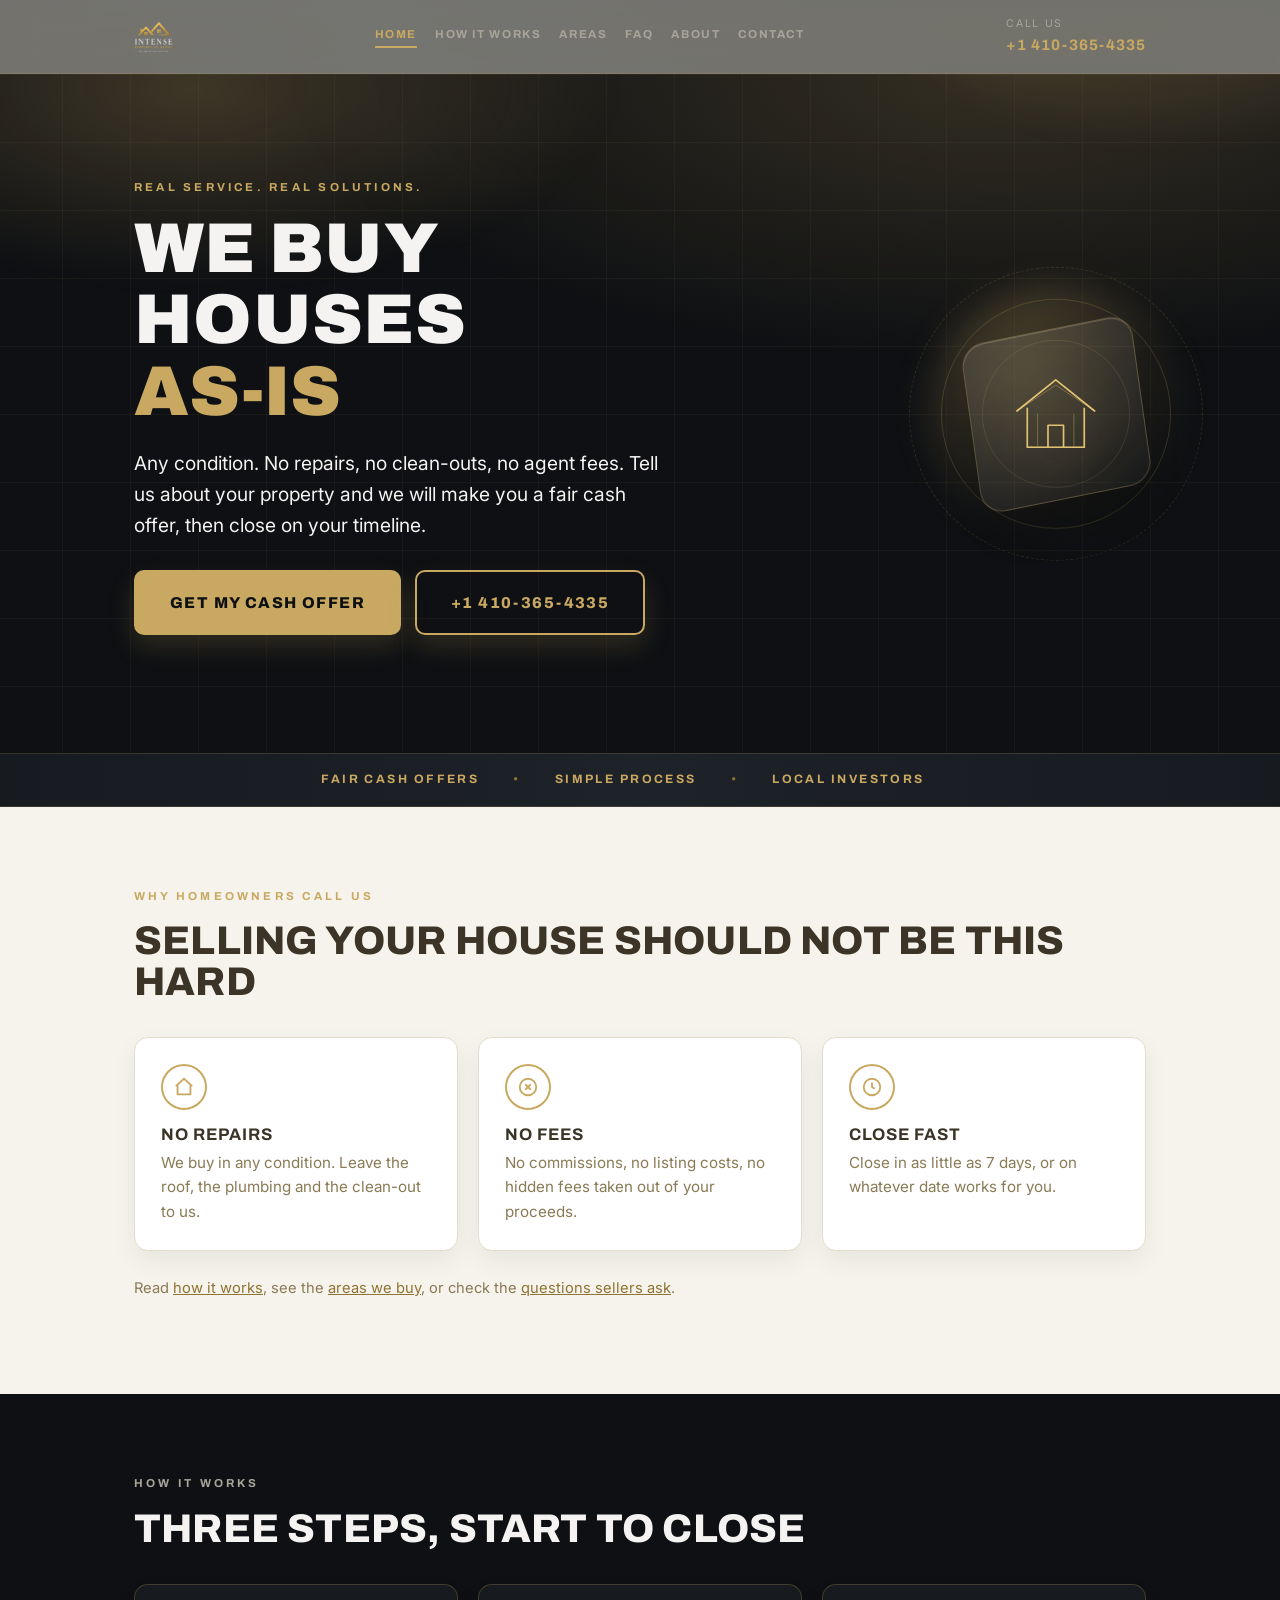
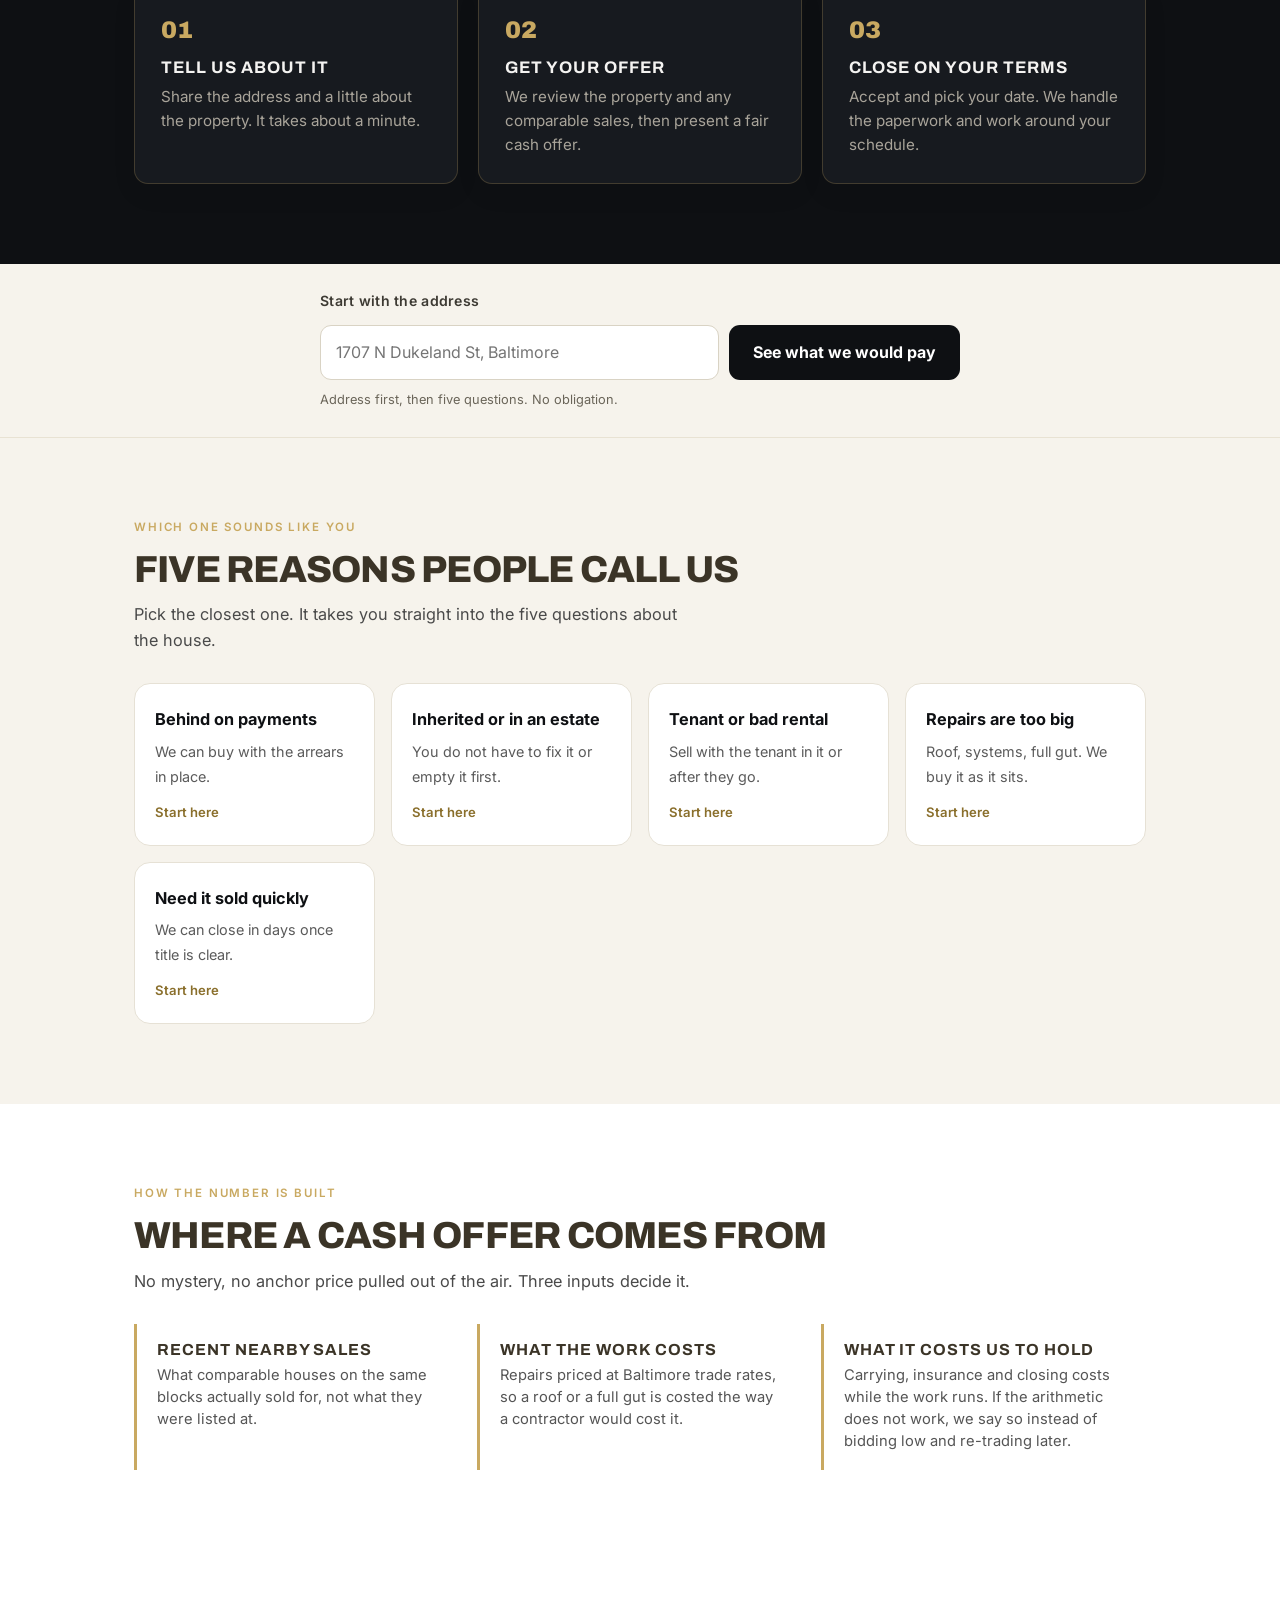
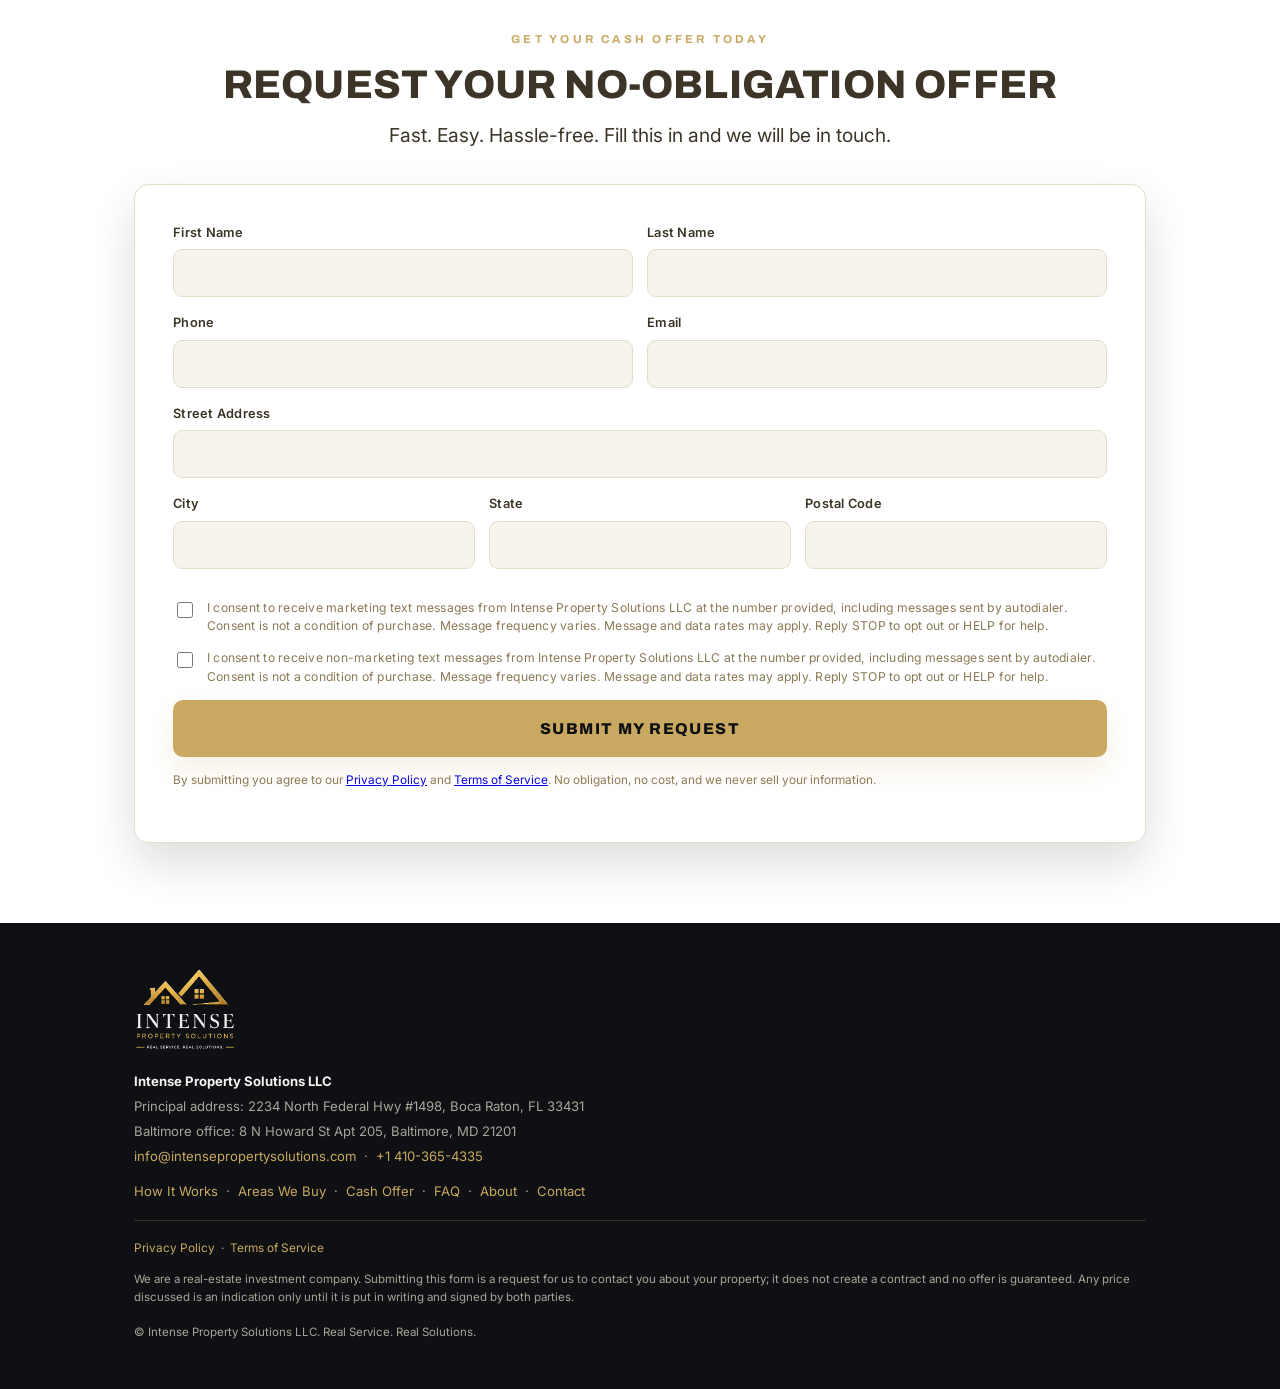
<file: index.html>
<!doctype html>
<html lang="en">
<head>
<meta charset="utf-8">
<meta name="viewport" content="width=device-width, initial-scale=1">
<title>We Buy Houses As-Is in Baltimore &amp; Maryland | IPSolutions</title>
<meta name="description" content="Intense Property Solutions LLC buys houses for cash in Baltimore and across Maryland. Any condition, no repairs, no agent fees. Request a fair cash offer today.">

<link rel="canonical" href="https://www.intensepropertysolutions.com/">
<meta name="robots" content="index,follow">
<meta property="og:type" content="website">
<meta property="og:site_name" content="Intense Property Solutions LLC">
<meta property="og:title" content="We Buy Houses As-Is in Baltimore &amp; Maryland — Intense Property Solutions LLC">
<meta property="og:description" content="Any condition, no repairs, no agent fees. Tell us about your property and we will make you a fair cash offer, then close on your timeline.">
<meta property="og:url" content="https://www.intensepropertysolutions.com/">
<meta property="og:image" content="https://www.intensepropertysolutions.com/assets/og-image.png">
<meta property="og:image:width" content="1200">
<meta property="og:image:height" content="630">
<meta property="og:locale" content="en_US">
<meta name="twitter:card" content="summary_large_image">
<meta name="twitter:title" content="We Buy Houses As-Is in Baltimore &amp; Maryland — Intense Property Solutions LLC">
<meta name="twitter:description" content="Any condition, no repairs, no agent fees. Request a fair cash offer on your Baltimore or Maryland property.">
<meta name="twitter:image" content="https://www.intensepropertysolutions.com/assets/og-image.png">
<meta name="geo.region" content="US-MD">
<meta name="geo.placename" content="Baltimore">
<link rel="apple-touch-icon" href="assets/favicon.png">
<meta name="theme-color" content="#0E1013">
<link rel="icon" type="image/png" href="assets/favicon.png">
<link rel="preconnect" href="https://fonts.googleapis.com">
<link rel="preconnect" href="https://fonts.gstatic.com" crossorigin>
<link href="https://fonts.googleapis.com/css2?family=Archivo:wght@600;700;800;900&family=Inter:wght@400;500;600;700&display=swap" rel="stylesheet">
<style>
/* ============================================================
   INTENSE PROPERTY SOLUTIONS — BRAND STYLESHEET  (locked)
   Single source of truth for every IPSolutions web page.
   Print counterpart: the Dispositions deal package (same cream/gold).
   Do not introduce new colours or fonts.
   ============================================================ */
:root{
  /* --- dark surfaces --- */
  --ink:#0E1013;          /* page ink / hero background */
  --ink-2:#171A1F;        /* elevated dark card */
  --navy:#0A1730;         /* deep navy, logo-sheet variant */
  /* --- gold --- */
  --gold:#C9A961;         /* primary gold */
  --gold-bright:#E3C173;  /* hover / emphasis */
  --gold-deep:#8F7333;    /* muted rules on cream */
  /* --- light surfaces --- */
  --cream:#F6F3EC;        /* light section background (matches print) */
  --paper:#FFFFFF;
  --line:#E4DDC9;         /* hairline on cream */
  /* --- text --- */
  --text:#3B3427;         /* body on cream */
  --muted:#8A7A55;        /* labels / small print */
  --on-dark:#F4F3F1;      /* body on ink */
  --on-dark-muted:#A9A49A;
  /* --- system --- */
  --maxw:1060px;
  --radius:14px;
  --font-display:'Archivo',system-ui,-apple-system,'Segoe UI',Roboto,Helvetica,Arial,sans-serif;
  --font-body:'Inter',system-ui,-apple-system,'Segoe UI',Roboto,Helvetica,Arial,sans-serif;
  --shadow:0 20px 45px rgba(14,16,19,.14);
}
*{box-sizing:border-box}
html{scroll-behavior:smooth}
body{margin:0;font-family:var(--font-body);color:var(--text);line-height:1.6;background:var(--cream);-webkit-font-smoothing:antialiased}
img{max-width:100%;height:auto;display:block}
.wrap{max-width:var(--maxw);margin:0 auto;padding:0 24px}
.center{text-align:center}

/* ---- type ---- */
h1,h2,h3{font-family:var(--font-display);text-transform:uppercase;letter-spacing:.005em;line-height:1.02;margin:0}
h1{font-weight:900;font-size:clamp(2.4rem,7vw,4.4rem)}
h2{font-weight:800;font-size:clamp(1.6rem,4vw,2.5rem)}
h3{font-weight:700;font-size:1.05rem;letter-spacing:.06em}
p{margin:0 0 14px}
.eyebrow{font-family:var(--font-display);font-weight:700;font-size:.72rem;letter-spacing:.28em;text-transform:uppercase;color:var(--gold);margin:0 0 16px}
.lead{font-size:clamp(1.02rem,2.2vw,1.2rem);max-width:44ch}
.on-dark{color:var(--on-dark)}
.on-dark p,.on-dark .lead{color:var(--on-dark-muted)}
.gold-rule{width:64px;height:3px;background:var(--gold);border:0;margin:22px 0}

/* ---- buttons ---- */
.btn{display:inline-block;font-family:var(--font-display);font-weight:800;text-transform:uppercase;letter-spacing:.09em;
     font-size:.98rem;padding:18px 34px;border-radius:10px;border:2px solid var(--gold);text-decoration:none;cursor:pointer;
     background:var(--gold);color:var(--ink);transition:background .15s,border-color .15s,transform .15s}
.btn:hover{background:var(--gold-bright);border-color:var(--gold-bright);transform:translateY(-1px)}
.btn.ghost{background:transparent;color:var(--gold)}
.btn.ghost:hover{background:rgba(201,169,97,.12)}
.btn.block{display:block;width:100%;text-align:center}

/* ---- header ---- */
.site-head{background:var(--ink);border-bottom:1px solid rgba(201,169,97,.22)}
.site-head .wrap{display:flex;align-items:center;justify-content:space-between;gap:20px;padding-top:16px;padding-bottom:16px}
.site-head img{height:32px;width:auto}
.head-phone{font-family:var(--font-display);font-weight:700;color:var(--gold);text-decoration:none;font-size:.95rem;letter-spacing:.06em;white-space:nowrap}
.head-phone span{display:block;font-family:var(--font-body);font-weight:400;font-size:.66rem;letter-spacing:.16em;text-transform:uppercase;color:var(--on-dark-muted)}

/* ---- hero ---- */
.hero{background:var(--ink);color:var(--on-dark);padding:clamp(56px,9vw,104px) 0 clamp(48px,7vw,84px);position:relative;overflow:hidden}
.hero::after{content:"";position:absolute;inset:0;background:radial-gradient(90% 70% at 78% 0%,rgba(201,169,97,.20),transparent 62%);pointer-events:none}
.hero .wrap{position:relative;z-index:1}
.hero h1 em{font-style:normal;color:var(--gold);display:block}
.hero .lead{margin:20px 0 30px}
.hero .actions{display:flex;flex-wrap:wrap;gap:14px;align-items:center;margin-bottom:34px}

/* ---- benefit strip ---- */
.strip{background:var(--ink-2);border-top:1px solid rgba(201,169,97,.18);border-bottom:1px solid rgba(201,169,97,.18)}
.strip .wrap{display:flex;flex-wrap:wrap;justify-content:center;gap:12px 34px;padding:16px 24px;
  font-family:var(--font-display);font-weight:700;font-size:.76rem;letter-spacing:.2em;text-transform:uppercase;color:var(--gold)}
.strip span::after{content:"•";margin-left:34px;color:var(--gold-deep)}
.strip span:last-child::after{content:""}

/* ---- generic section ---- */
.section{padding:clamp(48px,7vw,80px) 0}
.section.cream{background:var(--cream)}
.section.dark{background:var(--ink);color:var(--on-dark)}
.section.paper{background:var(--paper)}

/* ---- benefit cards ---- */
.grid-3{display:grid;grid-template-columns:repeat(auto-fit,minmax(230px,1fr));gap:20px;margin-top:34px}
.card{background:var(--paper);border:1px solid var(--line);border-radius:var(--radius);padding:26px}
.card .icon{width:46px;height:46px;border:2px solid var(--gold);border-radius:50%;display:flex;align-items:center;justify-content:center;margin-bottom:16px}
.card .icon svg{width:22px;height:22px;stroke:var(--gold);fill:none;stroke-width:2}
.card h3{color:var(--text);margin-bottom:8px}
.card p{margin:0;color:var(--muted);font-size:.95rem}
.section.dark .card{background:var(--ink-2);border-color:rgba(201,169,97,.24)}
.section.dark .card h3{color:var(--on-dark)}
.section.dark .card p{color:var(--on-dark-muted)}
.section.dark .card .num{font-family:var(--font-display);font-weight:900;font-size:1.5rem;color:var(--gold);display:block;margin-bottom:10px}

/* ---- form ---- */
.offer-card{background:var(--paper);border:1px solid var(--line);border-radius:var(--radius);box-shadow:var(--shadow);padding:clamp(22px,4vw,38px);margin-top:34px}
.row{display:flex;gap:14px;flex-wrap:wrap}
.field{flex:1 1 220px;display:flex;flex-direction:column;margin-bottom:16px}
label{font-size:.8rem;font-weight:600;letter-spacing:.02em;margin-bottom:6px;color:var(--text)}
input[type=text],input[type=email],input[type=tel],select{border:1px solid var(--line);background:var(--cream);border-radius:9px;padding:13px 13px;font-size:1rem;font-family:inherit;color:var(--text);width:100%}
input:focus,select:focus{outline:2px solid var(--gold);outline-offset:1px;border-color:var(--gold);background:var(--paper)}
.consent{display:flex;gap:11px;align-items:flex-start;font-size:.76rem;line-height:1.5;color:var(--muted);margin:14px 0;font-weight:400}
.consent input{margin-top:3px;flex:none;width:16px;height:16px;accent-color:var(--gold)}
.form-note{font-size:.74rem;color:var(--muted);margin-top:14px}

/* ---- footer ---- */
.site-foot{background:var(--ink);color:var(--on-dark-muted);padding:44px 0 34px;font-size:.82rem}
.site-foot img{height:84px;width:auto;margin-bottom:20px}
.site-foot a{color:var(--gold);text-decoration:none}
.site-foot a:hover{text-decoration:underline}
.site-foot .legal{margin-top:18px;padding-top:18px;border-top:1px solid rgba(201,169,97,.2);font-size:.74rem;line-height:1.6}
.advisory{font-size:.72rem;color:var(--muted);margin-top:16px}

/* ---- legal pages ---- */
.legal-page{background:var(--cream);padding:clamp(40px,6vw,68px) 0 70px}
.legal-page .doc{background:var(--paper);border:1px solid var(--line);border-radius:var(--radius);padding:clamp(24px,4vw,52px);max-width:820px;margin:0 auto}
.legal-page h1{font-size:clamp(1.7rem,4vw,2.4rem);margin-bottom:6px}
.legal-page h2{font-size:1.02rem;margin:30px 0 8px;letter-spacing:.08em;color:var(--gold-deep)}
.legal-page p,.legal-page li{font-size:.95rem;color:var(--text)}
.back{display:inline-block;margin-bottom:20px;font-family:var(--font-display);font-weight:700;font-size:.74rem;letter-spacing:.16em;text-transform:uppercase;color:var(--gold-deep);text-decoration:none}

@media(max-width:560px){
  .site-head img{height:26px;width:auto}
  .head-phone{font-size:.85rem}
  .strip .wrap{gap:8px 18px;font-size:.66rem}
  .strip span::after{margin-left:18px}
}

/* ---- offer form: hidden honeypot, inline validation, confirmation ---- */
.hp-field{position:absolute;left:-9999px;top:auto;width:1px;height:1px;overflow:hidden}
.field.invalid input,.field.invalid select{border-color:var(--gold-deep);box-shadow:inset 0 0 0 1px var(--gold-deep)}
.form-msg{font-family:var(--font-body);font-size:.86rem;line-height:1.45;color:var(--gold-deep);margin:10px 0 0}
.form-success{border:1px solid var(--line);background:var(--paper);border-radius:var(--radius);padding:32px 26px;text-align:center}
.form-success h3{color:var(--ink);margin:0 0 10px}
.form-success p{color:var(--text);margin:0 0 10px}
.form-success .form-note{color:var(--muted);margin:16px 0 0}

/* ---- site nav (full site) ---- */
.site-head .wrap{flex-wrap:wrap;row-gap:10px}
.nav{display:flex;flex-wrap:wrap;gap:18px;align-items:center;font-family:var(--font-display);font-weight:700;font-size:.72rem;letter-spacing:.14em;text-transform:uppercase}
.nav a{color:var(--on-dark-muted);text-decoration:none;border-bottom:2px solid transparent;padding-bottom:3px}
.nav a:hover{color:var(--gold)}
.nav a[aria-current="page"]{color:var(--gold);border-bottom-color:var(--gold)}
@media(max-width:820px){.nav{order:3;width:100%;gap:14px;font-size:.66rem}}
/* ---- inner page blocks ---- */
.page-hero{background:var(--ink);color:var(--on-dark);padding:clamp(44px,7vw,78px) 0 clamp(38px,5vw,58px);position:relative;overflow:hidden}
.page-hero::after{content:"";position:absolute;inset:0;background:radial-gradient(90% 70% at 78% 0%,rgba(201,169,97,.18),transparent 62%);pointer-events:none}
.page-hero .wrap{position:relative;z-index:1}
.page-hero h1{font-size:clamp(1.9rem,5vw,3.2rem)}
.page-hero .lead{margin:18px 0 0;color:var(--on-dark-muted)}
.crumbs{font-size:.72rem;letter-spacing:.12em;text-transform:uppercase;font-family:var(--font-display);font-weight:700;color:var(--on-dark-muted);margin:0 0 18px}
.crumbs a{color:var(--gold);text-decoration:none}
.prose{max-width:760px}
.prose h2{margin:34px 0 10px;font-size:clamp(1.2rem,2.6vw,1.5rem)}
.prose h3{margin:24px 0 8px;font-size:.95rem;letter-spacing:.08em;color:var(--gold-deep)}
.prose ul,.prose ol{margin:0 0 16px;padding-left:22px}
.prose li{margin-bottom:8px}
.prose a{color:var(--gold-deep)}
.faq{border-top:1px solid var(--line);margin-top:26px}
.faq details{border-bottom:1px solid var(--line);padding:16px 0}
.faq summary{font-family:var(--font-display);font-weight:700;font-size:.95rem;letter-spacing:.02em;cursor:pointer;color:var(--text)}
.faq summary::marker{color:var(--gold)}
.faq p{margin:12px 0 0;color:var(--muted);font-size:.95rem}
.area-block{margin-top:30px}
.area-block h2{font-size:1.15rem}
.chips{display:flex;flex-wrap:wrap;gap:8px;margin-top:12px}
.chip{background:var(--paper);border:1px solid var(--line);border-radius:999px;padding:6px 13px;font-size:.8rem;color:var(--text);font-family:var(--font-display);font-weight:700;letter-spacing:.06em}
.cta-band{background:var(--ink);color:var(--on-dark);padding:clamp(44px,6vw,70px) 0;text-align:center}
.cta-band h2{margin-bottom:12px}
.cta-band p{color:var(--on-dark-muted);max-width:52ch;margin:0 auto 24px}
.contact-grid{display:grid;grid-template-columns:repeat(auto-fit,minmax(240px,1fr));gap:20px;margin-top:26px}
.contact-grid .card h3{margin-bottom:6px}
.contact-grid .card p,.contact-grid .card a{font-size:.92rem;color:var(--text);margin:0}
.contact-grid .card a{color:var(--gold-deep)}
/* ============================================================
   MOTION + DEPTH LAYER — additive polish only.
   No copy, layout order, colour or font changes to the locked sheet.
   ============================================================ */
:root{--lift:0 26px 60px rgba(14,16,19,.18)}
html{scroll-behavior:smooth}
body{background:
  radial-gradient(1100px 520px at 82% -8%,rgba(201,169,97,.10),transparent 62%),
  radial-gradient(760px 420px at -5% 12%,rgba(201,169,97,.07),transparent 58%),
  var(--cream);
  background-attachment:fixed}

/* ---- frosted header that solidifies as you scroll ---- */
.site-head{position:sticky;top:0;z-index:60;background:rgba(14,16,19,.56);
  -webkit-backdrop-filter:blur(16px) saturate(150%);backdrop-filter:blur(16px) saturate(150%);
  transition:background .35s ease,box-shadow .35s ease,border-color .35s ease}
.site-head .wrap{transition:padding .35s ease}
.site-head img{transition:height .35s ease}
.site-head.is-stuck{background:rgba(14,16,19,.76);border-bottom-color:rgba(201,169,97,.36);
  box-shadow:0 18px 44px rgba(4,6,9,.45)}
.site-head.is-stuck .wrap{padding-top:9px;padding-bottom:9px}
.site-head.is-stuck img{height:26px}
.head-phone{transition:color .2s ease}
.head-phone:hover{color:var(--gold-bright)}

/* ---- hero: fine grid, drifting light ---- */
.hero{isolation:isolate;
  background-image:
    linear-gradient(rgba(201,169,97,.055) 1px,transparent 1px),
    linear-gradient(90deg,rgba(201,169,97,.055) 1px,transparent 1px);
  background-size:100% 68px,68px 100%;background-position:center top}
.hero::before{content:"";position:absolute;inset:-25% -12% auto -12%;height:80%;z-index:0;pointer-events:none;
  background:
    radial-gradient(38% 52% at 22% 34%,rgba(201,169,97,.26),transparent 70%),
    radial-gradient(30% 46% at 84% 12%,rgba(227,193,115,.20),transparent 72%);
  filter:blur(10px);animation:ipDrift 22s ease-in-out infinite alternate}
.page-hero{isolation:isolate;
  background-image:
    linear-gradient(rgba(201,169,97,.045) 1px,transparent 1px),
    linear-gradient(90deg,rgba(201,169,97,.045) 1px,transparent 1px);
  background-size:100% 64px,64px 100%;background-position:center top}
.page-hero::before{content:"";position:absolute;inset:-30% -10% auto -10%;height:135%;z-index:0;pointer-events:none;
  background:radial-gradient(34% 58% at 88% 20%,rgba(201,169,97,.22),transparent 70%);
  animation:ipDrift 26s ease-in-out infinite alternate}
@keyframes ipDrift{from{transform:translate3d(-1.5%,1%,0) scale(1)}to{transform:translate3d(2.5%,-2%,0) scale(1.07)}}

/* ---- the thing that was missing: depth on the empty right side ---- */
.hero-art{position:absolute;right:6%;top:50%;width:clamp(210px,23vw,320px);aspect-ratio:1;
  transform:translateY(-50%);display:grid;place-items:center;z-index:0;pointer-events:none;color:var(--gold)}
.hero .wrap,.page-hero .wrap{padding-right:min(34%,360px)}
.art-glow{position:absolute;inset:6%;border-radius:50%;
  background:radial-gradient(circle at 38% 32%,rgba(201,169,97,.32),rgba(201,169,97,.02) 68%);filter:blur(16px)}
.art-ring{position:absolute;border-radius:50%;border:1px solid rgba(201,169,97,.34)}
.art-ring.r1{inset:0;border-style:dashed;opacity:.5;animation:ipSpin 64s linear infinite}
.art-ring.r2{inset:11%;border-color:rgba(201,169,97,.22);animation:ipSpin 46s linear infinite reverse}
.art-ring.r3{inset:25%;border-color:rgba(201,169,97,.15)}
.art-plate{position:absolute;inset:20%;border-radius:24px;
  background:linear-gradient(145deg,rgba(255,255,255,.10),rgba(255,255,255,.02));
  border:1px solid rgba(201,169,97,.30);
  box-shadow:0 30px 60px rgba(0,0,0,.38),inset 0 1px 0 rgba(255,255,255,.18);
  transform:rotate(-8deg) rotateX(16deg) rotateY(-12deg)}
.art-mark{position:relative;width:44%;color:var(--gold-bright);
  filter:drop-shadow(0 10px 24px rgba(201,169,97,.38));animation:ipFloat 9s ease-in-out infinite}
.art-mark svg{width:100%;height:auto;display:block}
@keyframes ipSpin{to{transform:rotate(360deg)}}
@keyframes ipFloat{0%,100%{transform:translateY(-4px)}50%{transform:translateY(6px)}}

/* ---- cards: softer depth, lift, gold spotlight, gentle 3D ---- */
.card,.offer-card{position:relative;transform-style:preserve-3d;will-change:transform;
  transition:transform .35s cubic-bezier(.2,.7,.2,1),box-shadow .35s ease,border-color .35s ease}
.card{box-shadow:0 10px 26px rgba(14,16,19,.06)}
.card:hover,.offer-card:hover{box-shadow:var(--lift);border-color:rgba(201,169,97,.45)}
.card::after,.offer-card::after{content:"";position:absolute;inset:0;border-radius:inherit;pointer-events:none;
  background:radial-gradient(240px 180px at var(--mx,50%) var(--my,0%),rgba(201,169,97,.16),transparent 70%);
  opacity:0;transition:opacity .3s ease}
.card:hover::after,.offer-card:hover::after{opacity:1}

/* ---- buttons: gold sheen sweep ---- */
.btn{position:relative;overflow:hidden;box-shadow:0 12px 26px rgba(201,169,97,.18)}
.btn::after{content:"";position:absolute;top:0;left:-60%;width:40%;height:100%;pointer-events:none;
  background:linear-gradient(100deg,transparent,rgba(255,255,255,.45),transparent);
  transform:skewX(-18deg);transition:left .55s ease}
.btn:hover::after{left:120%}

/* ---- strip gleam ---- */
.strip{background:linear-gradient(90deg,var(--ink-2),#1e2229,var(--ink-2))}

/* ---- scroll reveal ---- */
.reveal{opacity:0;transform:translateY(14px);transition:opacity .55s cubic-bezier(.2,.7,.2,1),transform .55s cubic-bezier(.2,.7,.2,1)}
.reveal.in{opacity:1;transform:none}

@media (max-width:980px){
  .hero .wrap,.page-hero .wrap{padding-right:24px}
  /* the house stays on the right, lower than the headline, so the headline keeps its place */
  .hero-art{position:absolute;right:max(14px,5%);top:clamp(96px,24vw,132px);transform:none;
    width:clamp(92px,23vw,126px);margin:0}
  .art-plate{inset:22%;border-radius:18px;transform:rotate(-8deg) rotateX(10deg) rotateY(-7deg)}
}
@media (prefers-reduced-motion:reduce){
  html{scroll-behavior:auto}
  .hero::before,.page-hero::before,.art-ring,.art-mark{animation:none!important}
  .reveal{opacity:1!important;transform:none!important}
}

</style>

<script type="application/ld+json">{"@context":"https://schema.org","@type":"RealEstateAgent","@id":"https://www.intensepropertysolutions.com/#organization","name":"Intense Property Solutions LLC","url":"https://www.intensepropertysolutions.com/","logo":"https://www.intensepropertysolutions.com/assets/logo-on-light.png","image":"https://www.intensepropertysolutions.com/assets/og-image.png","telephone":"+1-410-365-4335","email":"info@intensepropertysolutions.com","description":"Intense Property Solutions LLC buys houses for cash, as-is, in Baltimore and across Maryland.","address":[{"@type":"PostalAddress","streetAddress":"8 N Howard St Apt 205","addressLocality":"Baltimore","addressRegion":"MD","postalCode":"21201","addressCountry":"US"},{"@type":"PostalAddress","streetAddress":"2234 North Federal Hwy #1498","addressLocality":"Boca Raton","addressRegion":"FL","postalCode":"33431","addressCountry":"US"}],"areaServed":[{"@type":"City","name":"Baltimore"},{"@type":"State","name":"Maryland"},{"@type":"State","name":"Florida"},{"@type":"State","name":"North Carolina"}],"contactPoint":[{"@type":"ContactPoint","telephone":"+1-410-365-4335","contactType":"sales","email":"info@intensepropertysolutions.com","areaServed":"US","availableLanguage":"English"}]}</script>
<link rel="stylesheet" href="assets/upgrade.css">
</head>
<body>


<!-- ============ HEADER ============ -->
<header class="site-head">
  <div class="wrap">
    <a href="index.html" aria-label="Intense Property Solutions home"><img src="assets/logo-on-dark.png" alt="Intense Property Solutions" width="362" height="297"></a>
    <nav class="nav" aria-label="Main">
      <a href="index.html" aria-current="page">Home</a>
      <a href="how-it-works.html">How It Works</a>
      <a href="areas.html">Areas</a>
      <a href="faq.html">FAQ</a>
      <a href="about.html">About</a>
      <a href="contact.html">Contact</a>
    </nav>
    <a class="head-phone" href="tel:+14103654335"><span>Call us</span>+1 410-365-4335</a>
  </div>
</header>

<!-- ============ HERO ============ -->
<section class="hero"><div class="hero-art" aria-hidden="true"><span class="art-glow"></span><span class="art-ring r1"></span><span class="art-ring r2"></span><span class="art-ring r3"></span><span class="art-plate"></span><span class="art-mark"><svg viewBox="0 0 200 200" fill="none"><g stroke="currentColor" stroke-width="2.6" stroke-linejoin="round" stroke-linecap="round"><path d="M40 96 L100 48 L160 96"/><path d="M56 92 V152 H144 V92"/><path d="M88 152 V118 H112 V152"/></g><g stroke="currentColor" stroke-width="1.1" opacity=".5"><path d="M40 96 L100 56 L160 96"/><path d="M56 152 H144"/><path d="M72 152 V100"/><path d="M128 152 V100"/></g></svg></span></div>
  <div class="wrap">
    <p class="eyebrow">Real Service. Real Solutions.</p>
    <h1>We Buy<br>Houses <em>As-Is</em></h1>
    <p class="lead">Any condition. No repairs, no clean-outs, no agent fees. Tell us about your property and we will make you a fair cash offer, then close on your timeline.</p>
    <div class="actions">
      <a class="btn" href="cash-offer.html">Get My Cash Offer</a>
      <a class="btn ghost" href="sms:+14103654335?&body=Hi%2C%20I%20would%20like%20a%20cash%20offer%20for%20my%20property.%20The%20address%20is%3A%20">+1 410-365-4335</a>
    </div>
  </div>
</section>

<div class="strip"><div class="wrap">
  <span>Fair Cash Offers</span><span>Simple Process</span><span>Local Investors</span>
</div></div>

<!-- ============ BENEFITS ============ -->
<section class="section cream">
  <div class="wrap">
    <p class="eyebrow">Why homeowners call us</p>
    <h2>Selling your house should not be this hard</h2>
    <div class="grid-3">
      <div class="card">
        <div class="icon"><svg viewBox="0 0 24 24"><path d="M3 11l9-8 9 8"/><path d="M5 10v10h14V10"/></svg></div>
        <h3>No Repairs</h3>
        <p>We buy in any condition. Leave the roof, the plumbing and the clean-out to us.</p>
      </div>
      <div class="card">
        <div class="icon"><svg viewBox="0 0 24 24"><circle cx="12" cy="12" r="9"/><path d="M15 9l-6 6M9 9l6 6"/></svg></div>
        <h3>No Fees</h3>
        <p>No commissions, no listing costs, no hidden fees taken out of your proceeds.</p>
      </div>
      <div class="card">
        <div class="icon"><svg viewBox="0 0 24 24"><circle cx="12" cy="12" r="9"/><path d="M12 7v5l3 2"/></svg></div>
        <h3>Close Fast</h3>
        <p>Close in as little as 7 days, or on whatever date works for you.</p>
      </div>
    </div>
    <p style="margin-top:26px;font-size:.92rem;color:var(--muted)">Read <a href="how-it-works.html" style="color:var(--gold-deep)">how it works</a>, see the <a href="areas.html" style="color:var(--gold-deep)">areas we buy</a>, or check the <a href="faq.html" style="color:var(--gold-deep)">questions sellers ask</a>.</p>
  </div>
</section>

<!-- ============ HOW IT WORKS ============ -->
<section class="section dark on-dark">
  <div class="wrap">
    <p class="eyebrow">How it works</p>
    <h2>Three steps, start to close</h2>
    <div class="grid-3">
      <div class="card"><span class="num">01</span><h3>Tell us about it</h3><p>Share the address and a little about the property. It takes about a minute.</p></div>
      <div class="card"><span class="num">02</span><h3>Get your offer</h3><p>We review the property and any comparable sales, then present a fair cash offer.</p></div>
      <div class="card"><span class="num">03</span><h3>Close on your terms</h3><p>Accept and pick your date. We handle the paperwork and work around your schedule.</p></div>
    </div>
  </div>
</section>

<!-- ============ ADDRESS BAR (added) ============ -->
<section class="ips-up">
  <div class="ips-bar"><div class="wrap"><div class="ips-bar-in">
    <label for="ips-address">Start with the address</label>
    <input id="ips-address" type="text" placeholder="1707 N Dukeland St, Baltimore" autocomplete="street-address">
    <button type="button" id="ips-address-go">See what we would pay</button>
    <p>Address first, then five questions. No obligation.</p>
  </div></div></div>
</section>

<!-- ============ SITUATIONS (added) ============ -->
<section class="section cream ips-up">
  <div class="wrap">
    <p class="ips-eyebrow">Which one sounds like you</p>
    <h2 class="ips-h">Five reasons people call us</h2>
    <p class="ips-sub">Pick the closest one. It takes you straight into the five questions about the house.</p>
    <div class="ips-sits">
      <a class="ips-sit" href="cash-offer.html?situation=behind"><b>Behind on payments</b><span>We can buy with the arrears in place.</span><i>Start here</i></a>
      <a class="ips-sit" href="cash-offer.html?situation=inherited"><b>Inherited or in an estate</b><span>You do not have to fix it or empty it first.</span><i>Start here</i></a>
      <a class="ips-sit" href="cash-offer.html?situation=tenant"><b>Tenant or bad rental</b><span>Sell with the tenant in it or after they go.</span><i>Start here</i></a>
      <a class="ips-sit" href="cash-offer.html?situation=repairs"><b>Repairs are too big</b><span>Roof, systems, full gut. We buy it as it sits.</span><i>Start here</i></a>
      <a class="ips-sit" href="cash-offer.html?situation=fast"><b>Need it sold quickly</b><span>We can close in days once title is clear.</span><i>Start here</i></a>
    </div>
  </div>
</section>

<!-- ============ OFFER MATH (added) ============ -->
<section class="section paper ips-up">
  <div class="wrap">
    <p class="ips-eyebrow">How the number is built</p>
    <h2 class="ips-h">Where a cash offer comes from</h2>
    <p class="ips-sub">No mystery, no anchor price pulled out of the air. Three inputs decide it.</p>
    <div class="ips-math">
      <div><h3>Recent nearby sales</h3><p>What comparable houses on the same blocks actually sold for, not what they were listed at.</p></div>
      <div><h3>What the work costs</h3><p>Repairs priced at Baltimore trade rates, so a roof or a full gut is costed the way a contractor would cost it.</p></div>
      <div><h3>What it costs us to hold</h3><p>Carrying, insurance and closing costs while the work runs. If the arithmetic does not work, we say so instead of bidding low and re-trading later.</p></div>
    </div>
  </div>
</section>

<!-- ============ OFFER FORM ============ -->
<section class="section paper" id="offer">
  <div class="wrap">
    <div class="center">
      <p class="eyebrow">Get your cash offer today</p>
      <h2>Request your no-obligation offer</h2>
      <p class="lead" style="margin:14px auto 0">Fast. Easy. Hassle-free. Fill this in and we will be in touch.</p>
    </div>

    <div class="offer-card">
      <div class="form-success" id="form-success" hidden role="status">
        <h3>Request received</h3>
        <p>Thank you. We have your details and a member of our team will be in touch about your cash offer.</p>
        <p class="form-note">Need us sooner? Text <a href="sms:+14103654335?&body=Hi%2C%20I%20would%20like%20a%20cash%20offer%20for%20my%20property.%20The%20address%20is%3A%20">+1 410-365-4335</a>.</p>
      </div>

      <form id="offer-form" action="https://build.twin.so/triggers/e081f625-10a9-40b0-9259-9f79b8866fbf/webhook" method="post" novalidate>
        <input type="hidden" name="page" value="/">
        <input type="hidden" name="submitted_at" id="submitted_at" value="">
        <div class="hp-field" aria-hidden="true"><label for="hp">Leave this field empty</label><input id="hp" name="hp" type="text" tabindex="-1" autocomplete="off"></div>
        <div class="row">
          <div class="field"><label for="first_name">First Name</label><input id="first_name" name="first_name" type="text" autocomplete="given-name" required></div>
          <div class="field"><label for="last_name">Last Name</label><input id="last_name" name="last_name" type="text" autocomplete="family-name" required></div>
        </div>
        <div class="row">
          <div class="field"><label for="phone">Phone</label><input id="phone" name="phone" type="tel" autocomplete="tel" required></div>
          <div class="field"><label for="email">Email</label><input id="email" name="email" type="email" autocomplete="email"></div>
        </div>
        <div class="field"><label for="street">Street Address</label><input id="street" name="street" type="text" autocomplete="street-address" required></div>
        <div class="row">
          <div class="field"><label for="city">City</label><input id="city" name="city" type="text" autocomplete="address-level2" required></div>
          <div class="field"><label for="state">State</label><input id="state" name="state" type="text" autocomplete="address-level1" required></div>
          <div class="field"><label for="postal">Postal Code</label><input id="postal" name="postal" type="text" autocomplete="postal-code" required></div>
        </div>

        <label class="consent"><input type="checkbox" name="consent_marketing" value="yes"><span>I consent to receive marketing text messages from Intense Property Solutions LLC at the number provided, including messages sent by autodialer. Consent is not a condition of purchase. Message frequency varies. Message and data rates may apply. Reply STOP to opt out or HELP for help.</span></label>
        <label class="consent"><input type="checkbox" name="consent_non_marketing" value="yes"><span>I consent to receive non-marketing text messages from Intense Property Solutions LLC at the number provided, including messages sent by autodialer. Consent is not a condition of purchase. Message frequency varies. Message and data rates may apply. Reply STOP to opt out or HELP for help.</span></label>

        <button class="btn block" type="submit" style="margin-top:10px">Submit My Request</button>
        <p class="form-msg" id="form-msg" role="alert" hidden></p>
        <p class="form-note">By submitting you agree to our <a href="privacy.html">Privacy Policy</a> and <a href="terms.html">Terms of Service</a>. No obligation, no cost, and we never sell your information.</p>
      </form>
    </div>
  </div>
</section>

<!-- ============ FOOTER ============ -->
<footer class="site-foot">
  <div class="wrap">
    <img src="assets/logo-on-dark.png" alt="Intense Property Solutions" width="362" height="297">
    <p style="margin:0 0 4px"><strong style="color:#F4F3F1">Intense Property Solutions LLC</strong></p>
    <p style="margin:0 0 4px">Principal address: 2234 North Federal Hwy #1498, Boca Raton, FL 33431</p>
    <p style="margin:0 0 4px">Baltimore office: 8 N Howard St Apt 205, Baltimore, MD 21201</p>
    <p style="margin:0 0 4px"><a href="mailto:info@intensepropertysolutions.com">info@intensepropertysolutions.com</a> &nbsp;&middot;&nbsp; <a href="sms:+14103654335?&body=Hi%2C%20I%20would%20like%20a%20cash%20offer%20for%20my%20property.%20The%20address%20is%3A%20">+1 410-365-4335</a></p>
    <p style="margin:14px 0 0"><a href="how-it-works.html">How It Works</a> &nbsp;&middot;&nbsp; <a href="areas.html">Areas We Buy</a> &nbsp;&middot;&nbsp; <a href="cash-offer.html">Cash Offer</a> &nbsp;&middot;&nbsp; <a href="faq.html">FAQ</a> &nbsp;&middot;&nbsp; <a href="about.html">About</a> &nbsp;&middot;&nbsp; <a href="contact.html">Contact</a></p>
    <div class="legal">
      <a href="privacy.html">Privacy Policy</a> &nbsp;&middot;&nbsp; <a href="terms.html">Terms of Service</a>
      <p class="advisory" style="color:#A9A49A;margin-top:12px">We are a real-estate investment company. Submitting this form is a request for us to contact you about your property; it does not create a contract and no offer is guaranteed. Any price discussed is an indication only until it is put in writing and signed by both parties.</p>
      <p class="advisory" style="color:#A9A49A">&copy; Intense Property Solutions LLC. Real Service. Real Solutions.</p>
    </div>
  </div>
</footer>

<iframe name="ip-submit-sink" id="ip-submit-sink" title="Submission result" style="display:none" aria-hidden="true"></iframe>
<script>
(function () {
  var ENDPOINT = "https://build.twin.so/triggers/e081f625-10a9-40b0-9259-9f79b8866fbf/webhook";
  var form = document.getElementById('offer-form');
  if (!form) return;
  var msg = document.getElementById('form-msg');
  var success = document.getElementById('form-success');
  var sink = document.getElementById('ip-submit-sink');
  var stamp = document.getElementById('submitted_at');
  var button = form.querySelector('button[type="submit"]');
  var buttonLabel = button ? button.textContent : '';
  var required = ['first_name', 'last_name', 'phone', 'street', 'city', 'state', 'postal'];
  var sent = false;

  function field(name) { return form.querySelector('[name="' + name + '"]'); }
  function wrap(name) { var el = field(name); return el ? el.closest('.field') : null; }
  function digits(v) { return String(v || '').replace(/\D/g, ''); }
  function clear() {
    msg.hidden = true; msg.textContent = '';
    Array.prototype.forEach.call(form.querySelectorAll('.field.invalid'), function (el) {
      el.classList.remove('invalid');
    });
  }
  function fail(text, name) {
    if (name && wrap(name)) wrap(name).classList.add('invalid');
    msg.textContent = text; msg.hidden = false;
    msg.scrollIntoView({ behavior: 'smooth', block: 'nearest' });
  }

  form.setAttribute('target', 'ip-submit-sink');
  if (stamp) stamp.value = new Date().toISOString();

  form.addEventListener('submit', function (e) {
    clear();
    var missing = [];
    required.forEach(function (n) {
      var el = field(n);
      if (el && !String(el.value || '').trim()) { missing.push(n); if (wrap(n)) wrap(n).classList.add('invalid'); }
    });
    if (missing.length) {
      e.preventDefault();
      fail('Please complete every field marked above before sending your request.');
      return;
    }
    if (digits(field('phone').value).length < 10) {
      e.preventDefault(); fail('Please enter a 10-digit phone number.', 'phone'); return;
    }
    var st = field('state');
    st.value = String(st.value || '').trim().toUpperCase();
    if (st.value.length !== 2) {
      e.preventDefault(); fail('Please enter the two-letter state, such as MD.', 'state'); return;
    }
    if (stamp) stamp.value = new Date().toISOString();
    sent = true;
    if (button) { button.disabled = true; button.textContent = 'Sending your request…'; }
    window.setTimeout(function () {
      if (!sent || !button || !button.disabled) return;
      button.disabled = false; button.textContent = buttonLabel;
      fail('This is taking longer than expected. Please try again, or call +1 410-365-4335.');
    }, 25000);
  });

  if (sink) sink.addEventListener('load', function () {
    if (!sent) return;
    sent = false;
    form.hidden = true;
    if (success) {
      success.hidden = false;
      success.scrollIntoView({ behavior: 'smooth', block: 'center' });
    }
  });
})();
</script>
<script>
(function(){
  var reduce = window.matchMedia('(prefers-reduced-motion: reduce)').matches;
  var head = document.querySelector('.site-head');
  function stuck(){ if(head) head.classList.toggle('is-stuck', window.scrollY > 8); }
  stuck(); window.addEventListener('scroll', stuck, {passive:true});
  if (reduce) return;
  var io = 'IntersectionObserver' in window ? new IntersectionObserver(function(entries){
    entries.forEach(function(e){ if(e.isIntersecting){ e.target.classList.add('in'); setTimeout(function(){ e.target.style.transitionDelay=''; }, 1000); io.unobserve(e.target); } });
  }, {rootMargin:'220px 0px 220px 0px', threshold:0}) : null;
  if (io) {
    var picks = document.querySelectorAll('.section .wrap > *, .strip .wrap > *, .contact-grid > *, .hero .actions, .hero .lead');
    [].forEach.call(picks, function(el, i){
      el.classList.add('reveal');
      el.style.transitionDelay = (Math.min(i, 6) % 4) * 70 + 'ms';
      io.observe(el);
    });
  }
  [].forEach.call(document.querySelectorAll('.card, .offer-card'), function(card){
    card.addEventListener('pointermove', function(ev){
      if (ev.pointerType === 'touch') return;
      var r = card.getBoundingClientRect();
      var px = (ev.clientX - r.left) / r.width, py = (ev.clientY - r.top) / r.height;
      card.style.setProperty('--mx', (px * 100).toFixed(1) + '%');
      card.style.setProperty('--my', (py * 100).toFixed(1) + '%');
      card.style.transform = 'perspective(900px) rotateX(' + ((0.5 - py) * 3.5).toFixed(2) + 'deg) rotateY(' + ((px - 0.5) * 4.5).toFixed(2) + 'deg) translateY(-4px)';
    });
    card.addEventListener('pointerleave', function(){ card.style.transform = ''; });
  });
})();
</script><script>
(function () {
  var input = document.getElementById('ips-address');
  var go = document.getElementById('ips-address-go');
  if (!input || !go) return;
  function jump() {
    var v = input.value.trim();
    if (!v) { input.focus(); return; }
    window.location.href = 'cash-offer.html?address=' + encodeURIComponent(v);
  }
  go.addEventListener('click', jump);
  input.addEventListener('keydown', function (e) { if (e.key === 'Enter') { e.preventDefault(); jump(); } });
})();
</script>
</body>
</html>
</file>
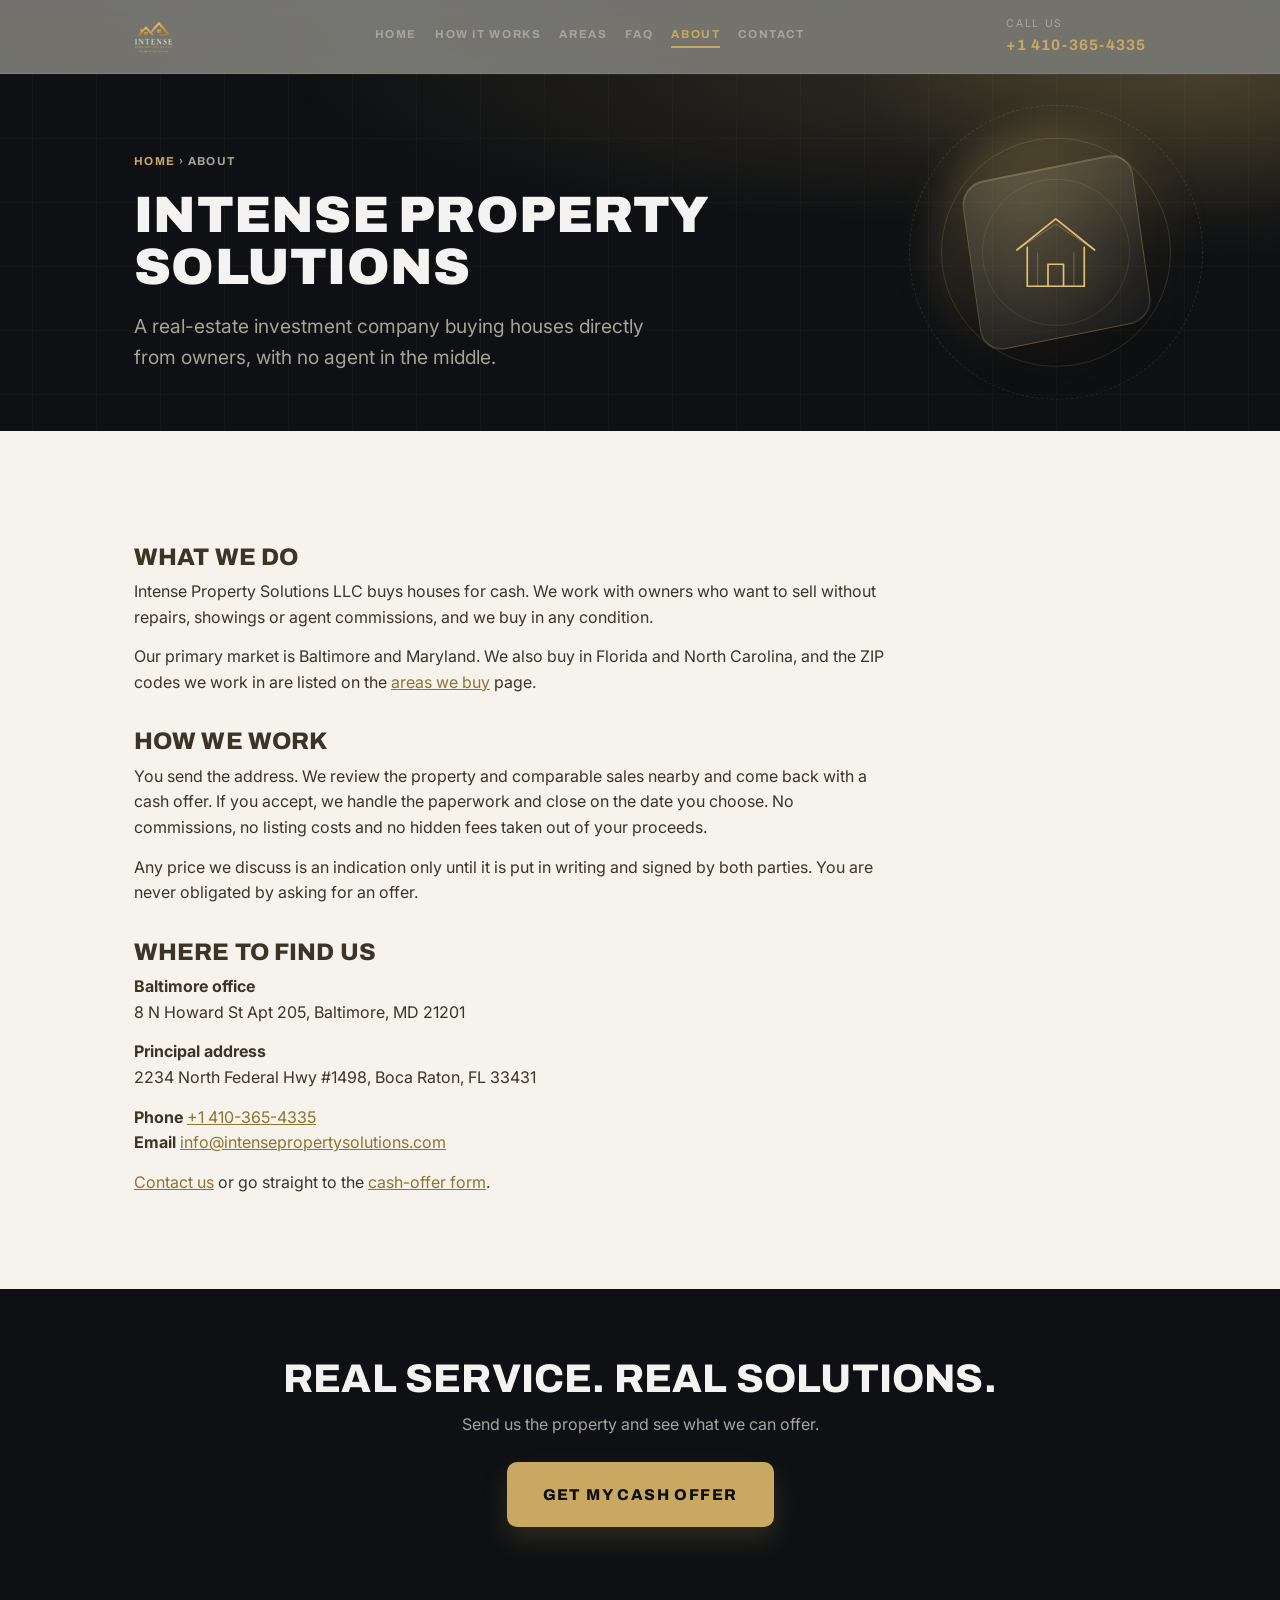
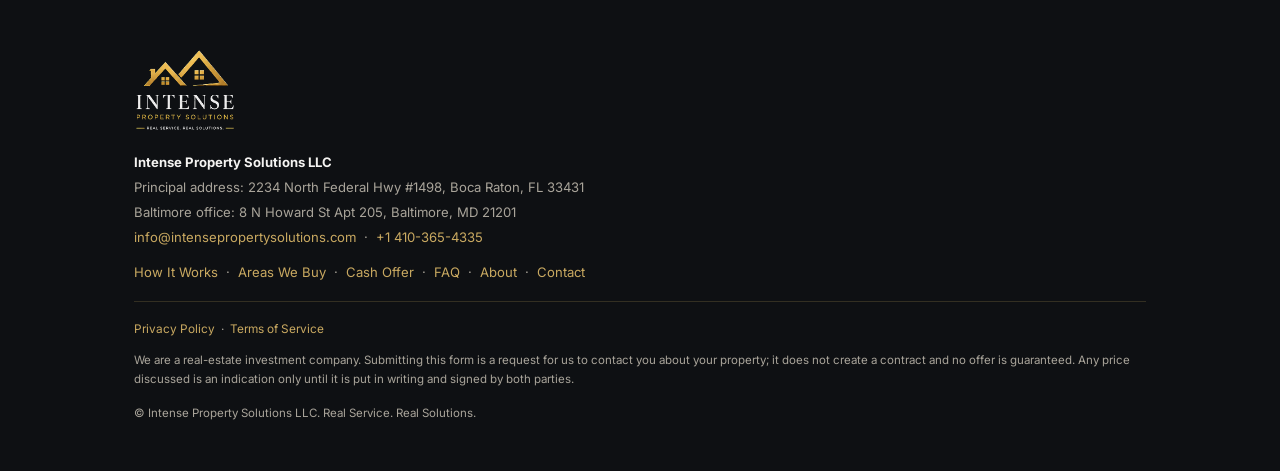
<file: about.html>
<!doctype html>
<html lang="en">
<head>
<meta charset="utf-8">
<meta name="viewport" content="width=device-width, initial-scale=1">
<title>About Intense Property Solutions LLC — Baltimore Home Buyers</title>
<meta name="description" content="Intense Property Solutions LLC is a real-estate investment company buying houses for cash in Baltimore and Maryland, with markets in Florida and North Carolina.">
<link rel="canonical" href="https://www.intensepropertysolutions.com/about.html">
<meta name="robots" content="index,follow">
<meta name="theme-color" content="#0E1013">
<meta property="og:type" content="website">
<meta property="og:site_name" content="Intense Property Solutions LLC">
<meta property="og:title" content="About Intense Property Solutions LLC — Baltimore Home Buyers">
<meta property="og:description" content="Intense Property Solutions LLC is a real-estate investment company buying houses for cash in Baltimore and Maryland, with markets in Florida and North Carolina.">
<meta property="og:url" content="https://www.intensepropertysolutions.com/about.html">
<meta property="og:image" content="https://www.intensepropertysolutions.com/assets/og-image.png">
<meta property="og:image:width" content="1200">
<meta property="og:image:height" content="630">
<meta property="og:locale" content="en_US">
<meta name="twitter:card" content="summary_large_image">
<meta name="twitter:title" content="About Intense Property Solutions LLC — Baltimore Home Buyers">
<meta name="twitter:description" content="Intense Property Solutions LLC is a real-estate investment company buying houses for cash in Baltimore and Maryland, with markets in Florida and North Carolina.">
<meta name="twitter:image" content="https://www.intensepropertysolutions.com/assets/og-image.png">
<meta name="geo.region" content="US-MD">
<meta name="geo.placename" content="Baltimore">
<link rel="icon" type="image/png" href="assets/favicon.png">
<link rel="apple-touch-icon" href="assets/favicon.png">
<link rel="preconnect" href="https://fonts.googleapis.com">
<link rel="preconnect" href="https://fonts.gstatic.com" crossorigin>
<link href="https://fonts.googleapis.com/css2?family=Archivo:wght@600;700;800;900&family=Inter:wght@400;500;600;700&display=swap" rel="stylesheet">
<style>
/* ============================================================
   INTENSE PROPERTY SOLUTIONS — BRAND STYLESHEET  (locked)
   Single source of truth for every IPSolutions web page.
   Print counterpart: the Dispositions deal package (same cream/gold).
   Do not introduce new colours or fonts.
   ============================================================ */
:root{
  /* --- dark surfaces --- */
  --ink:#0E1013;          /* page ink / hero background */
  --ink-2:#171A1F;        /* elevated dark card */
  --navy:#0A1730;         /* deep navy, logo-sheet variant */
  /* --- gold --- */
  --gold:#C9A961;         /* primary gold */
  --gold-bright:#E3C173;  /* hover / emphasis */
  --gold-deep:#8F7333;    /* muted rules on cream */
  /* --- light surfaces --- */
  --cream:#F6F3EC;        /* light section background (matches print) */
  --paper:#FFFFFF;
  --line:#E4DDC9;         /* hairline on cream */
  /* --- text --- */
  --text:#3B3427;         /* body on cream */
  --muted:#8A7A55;        /* labels / small print */
  --on-dark:#F4F3F1;      /* body on ink */
  --on-dark-muted:#A9A49A;
  /* --- system --- */
  --maxw:1060px;
  --radius:14px;
  --font-display:'Archivo',system-ui,-apple-system,'Segoe UI',Roboto,Helvetica,Arial,sans-serif;
  --font-body:'Inter',system-ui,-apple-system,'Segoe UI',Roboto,Helvetica,Arial,sans-serif;
  --shadow:0 20px 45px rgba(14,16,19,.14);
}
*{box-sizing:border-box}
html{scroll-behavior:smooth}
body{margin:0;font-family:var(--font-body);color:var(--text);line-height:1.6;background:var(--cream);-webkit-font-smoothing:antialiased}
img{max-width:100%;height:auto;display:block}
.wrap{max-width:var(--maxw);margin:0 auto;padding:0 24px}
.center{text-align:center}

/* ---- type ---- */
h1,h2,h3{font-family:var(--font-display);text-transform:uppercase;letter-spacing:.005em;line-height:1.02;margin:0}
h1{font-weight:900;font-size:clamp(2.4rem,7vw,4.4rem)}
h2{font-weight:800;font-size:clamp(1.6rem,4vw,2.5rem)}
h3{font-weight:700;font-size:1.05rem;letter-spacing:.06em}
p{margin:0 0 14px}
.eyebrow{font-family:var(--font-display);font-weight:700;font-size:.72rem;letter-spacing:.28em;text-transform:uppercase;color:var(--gold);margin:0 0 16px}
.lead{font-size:clamp(1.02rem,2.2vw,1.2rem);max-width:44ch}
.on-dark{color:var(--on-dark)}
.on-dark p,.on-dark .lead{color:var(--on-dark-muted)}
.gold-rule{width:64px;height:3px;background:var(--gold);border:0;margin:22px 0}

/* ---- buttons ---- */
.btn{display:inline-block;font-family:var(--font-display);font-weight:800;text-transform:uppercase;letter-spacing:.09em;
     font-size:.98rem;padding:18px 34px;border-radius:10px;border:2px solid var(--gold);text-decoration:none;cursor:pointer;
     background:var(--gold);color:var(--ink);transition:background .15s,border-color .15s,transform .15s}
.btn:hover{background:var(--gold-bright);border-color:var(--gold-bright);transform:translateY(-1px)}
.btn.ghost{background:transparent;color:var(--gold)}
.btn.ghost:hover{background:rgba(201,169,97,.12)}
.btn.block{display:block;width:100%;text-align:center}

/* ---- header ---- */
.site-head{background:var(--ink);border-bottom:1px solid rgba(201,169,97,.22)}
.site-head .wrap{display:flex;align-items:center;justify-content:space-between;gap:20px;padding-top:16px;padding-bottom:16px}
.site-head img{height:32px;width:auto}
.head-phone{font-family:var(--font-display);font-weight:700;color:var(--gold);text-decoration:none;font-size:.95rem;letter-spacing:.06em;white-space:nowrap}
.head-phone span{display:block;font-family:var(--font-body);font-weight:400;font-size:.66rem;letter-spacing:.16em;text-transform:uppercase;color:var(--on-dark-muted)}

/* ---- hero ---- */
.hero{background:var(--ink);color:var(--on-dark);padding:clamp(56px,9vw,104px) 0 clamp(48px,7vw,84px);position:relative;overflow:hidden}
.hero::after{content:"";position:absolute;inset:0;background:radial-gradient(90% 70% at 78% 0%,rgba(201,169,97,.20),transparent 62%);pointer-events:none}
.hero .wrap{position:relative;z-index:1}
.hero h1 em{font-style:normal;color:var(--gold);display:block}
.hero .lead{margin:20px 0 30px}
.hero .actions{display:flex;flex-wrap:wrap;gap:14px;align-items:center;margin-bottom:34px}

/* ---- benefit strip ---- */
.strip{background:var(--ink-2);border-top:1px solid rgba(201,169,97,.18);border-bottom:1px solid rgba(201,169,97,.18)}
.strip .wrap{display:flex;flex-wrap:wrap;justify-content:center;gap:12px 34px;padding:16px 24px;
  font-family:var(--font-display);font-weight:700;font-size:.76rem;letter-spacing:.2em;text-transform:uppercase;color:var(--gold)}
.strip span::after{content:"•";margin-left:34px;color:var(--gold-deep)}
.strip span:last-child::after{content:""}

/* ---- generic section ---- */
.section{padding:clamp(48px,7vw,80px) 0}
.section.cream{background:var(--cream)}
.section.dark{background:var(--ink);color:var(--on-dark)}
.section.paper{background:var(--paper)}

/* ---- benefit cards ---- */
.grid-3{display:grid;grid-template-columns:repeat(auto-fit,minmax(230px,1fr));gap:20px;margin-top:34px}
.card{background:var(--paper);border:1px solid var(--line);border-radius:var(--radius);padding:26px}
.card .icon{width:46px;height:46px;border:2px solid var(--gold);border-radius:50%;display:flex;align-items:center;justify-content:center;margin-bottom:16px}
.card .icon svg{width:22px;height:22px;stroke:var(--gold);fill:none;stroke-width:2}
.card h3{color:var(--text);margin-bottom:8px}
.card p{margin:0;color:var(--muted);font-size:.95rem}
.section.dark .card{background:var(--ink-2);border-color:rgba(201,169,97,.24)}
.section.dark .card h3{color:var(--on-dark)}
.section.dark .card p{color:var(--on-dark-muted)}
.section.dark .card .num{font-family:var(--font-display);font-weight:900;font-size:1.5rem;color:var(--gold);display:block;margin-bottom:10px}

/* ---- form ---- */
.offer-card{background:var(--paper);border:1px solid var(--line);border-radius:var(--radius);box-shadow:var(--shadow);padding:clamp(22px,4vw,38px);margin-top:34px}
.row{display:flex;gap:14px;flex-wrap:wrap}
.field{flex:1 1 220px;display:flex;flex-direction:column;margin-bottom:16px}
label{font-size:.8rem;font-weight:600;letter-spacing:.02em;margin-bottom:6px;color:var(--text)}
input[type=text],input[type=email],input[type=tel],select{border:1px solid var(--line);background:var(--cream);border-radius:9px;padding:13px 13px;font-size:1rem;font-family:inherit;color:var(--text);width:100%}
input:focus,select:focus{outline:2px solid var(--gold);outline-offset:1px;border-color:var(--gold);background:var(--paper)}
.consent{display:flex;gap:11px;align-items:flex-start;font-size:.76rem;line-height:1.5;color:var(--muted);margin:14px 0;font-weight:400}
.consent input{margin-top:3px;flex:none;width:16px;height:16px;accent-color:var(--gold)}
.form-note{font-size:.74rem;color:var(--muted);margin-top:14px}

/* ---- footer ---- */
.site-foot{background:var(--ink);color:var(--on-dark-muted);padding:44px 0 34px;font-size:.82rem}
.site-foot img{height:84px;width:auto;margin-bottom:20px}
.site-foot a{color:var(--gold);text-decoration:none}
.site-foot a:hover{text-decoration:underline}
.site-foot .legal{margin-top:18px;padding-top:18px;border-top:1px solid rgba(201,169,97,.2);font-size:.74rem;line-height:1.6}
.advisory{font-size:.72rem;color:var(--muted);margin-top:16px}

/* ---- legal pages ---- */
.legal-page{background:var(--cream);padding:clamp(40px,6vw,68px) 0 70px}
.legal-page .doc{background:var(--paper);border:1px solid var(--line);border-radius:var(--radius);padding:clamp(24px,4vw,52px);max-width:820px;margin:0 auto}
.legal-page h1{font-size:clamp(1.7rem,4vw,2.4rem);margin-bottom:6px}
.legal-page h2{font-size:1.02rem;margin:30px 0 8px;letter-spacing:.08em;color:var(--gold-deep)}
.legal-page p,.legal-page li{font-size:.95rem;color:var(--text)}
.back{display:inline-block;margin-bottom:20px;font-family:var(--font-display);font-weight:700;font-size:.74rem;letter-spacing:.16em;text-transform:uppercase;color:var(--gold-deep);text-decoration:none}

@media(max-width:560px){
  .site-head img{height:26px;width:auto}
  .head-phone{font-size:.85rem}
  .strip .wrap{gap:8px 18px;font-size:.66rem}
  .strip span::after{margin-left:18px}
}

/* ---- offer form: hidden honeypot, inline validation, confirmation ---- */
.hp-field{position:absolute;left:-9999px;top:auto;width:1px;height:1px;overflow:hidden}
.field.invalid input,.field.invalid select{border-color:var(--gold-deep);box-shadow:inset 0 0 0 1px var(--gold-deep)}
.form-msg{font-family:var(--font-body);font-size:.86rem;line-height:1.45;color:var(--gold-deep);margin:10px 0 0}
.form-success{border:1px solid var(--line);background:var(--paper);border-radius:var(--radius);padding:32px 26px;text-align:center}
.form-success h3{color:var(--ink);margin:0 0 10px}
.form-success p{color:var(--text);margin:0 0 10px}
.form-success .form-note{color:var(--muted);margin:16px 0 0}

/* ---- site nav (full site) ---- */
.site-head .wrap{flex-wrap:wrap;row-gap:10px}
.nav{display:flex;flex-wrap:wrap;gap:18px;align-items:center;font-family:var(--font-display);font-weight:700;font-size:.72rem;letter-spacing:.14em;text-transform:uppercase}
.nav a{color:var(--on-dark-muted);text-decoration:none;border-bottom:2px solid transparent;padding-bottom:3px}
.nav a:hover{color:var(--gold)}
.nav a[aria-current="page"]{color:var(--gold);border-bottom-color:var(--gold)}
@media(max-width:820px){.nav{order:3;width:100%;gap:14px;font-size:.66rem}}
/* ---- inner page blocks ---- */
.page-hero{background:var(--ink);color:var(--on-dark);padding:clamp(44px,7vw,78px) 0 clamp(38px,5vw,58px);position:relative;overflow:hidden}
.page-hero::after{content:"";position:absolute;inset:0;background:radial-gradient(90% 70% at 78% 0%,rgba(201,169,97,.18),transparent 62%);pointer-events:none}
.page-hero .wrap{position:relative;z-index:1}
.page-hero h1{font-size:clamp(1.9rem,5vw,3.2rem)}
.page-hero .lead{margin:18px 0 0;color:var(--on-dark-muted)}
.crumbs{font-size:.72rem;letter-spacing:.12em;text-transform:uppercase;font-family:var(--font-display);font-weight:700;color:var(--on-dark-muted);margin:0 0 18px}
.crumbs a{color:var(--gold);text-decoration:none}
.prose{max-width:760px}
.prose h2{margin:34px 0 10px;font-size:clamp(1.2rem,2.6vw,1.5rem)}
.prose h3{margin:24px 0 8px;font-size:.95rem;letter-spacing:.08em;color:var(--gold-deep)}
.prose ul,.prose ol{margin:0 0 16px;padding-left:22px}
.prose li{margin-bottom:8px}
.prose a{color:var(--gold-deep)}
.faq{border-top:1px solid var(--line);margin-top:26px}
.faq details{border-bottom:1px solid var(--line);padding:16px 0}
.faq summary{font-family:var(--font-display);font-weight:700;font-size:.95rem;letter-spacing:.02em;cursor:pointer;color:var(--text)}
.faq summary::marker{color:var(--gold)}
.faq p{margin:12px 0 0;color:var(--muted);font-size:.95rem}
.area-block{margin-top:30px}
.area-block h2{font-size:1.15rem}
.chips{display:flex;flex-wrap:wrap;gap:8px;margin-top:12px}
.chip{background:var(--paper);border:1px solid var(--line);border-radius:999px;padding:6px 13px;font-size:.8rem;color:var(--text);font-family:var(--font-display);font-weight:700;letter-spacing:.06em}
.cta-band{background:var(--ink);color:var(--on-dark);padding:clamp(44px,6vw,70px) 0;text-align:center}
.cta-band h2{margin-bottom:12px}
.cta-band p{color:var(--on-dark-muted);max-width:52ch;margin:0 auto 24px}
.contact-grid{display:grid;grid-template-columns:repeat(auto-fit,minmax(240px,1fr));gap:20px;margin-top:26px}
.contact-grid .card h3{margin-bottom:6px}
.contact-grid .card p,.contact-grid .card a{font-size:.92rem;color:var(--text);margin:0}
.contact-grid .card a{color:var(--gold-deep)}

/* ============================================================
   MOTION + DEPTH LAYER — additive polish only.
   No copy, layout order, colour or font changes to the locked sheet.
   ============================================================ */
:root{--lift:0 26px 60px rgba(14,16,19,.18)}
html{scroll-behavior:smooth}
body{background:
  radial-gradient(1100px 520px at 82% -8%,rgba(201,169,97,.10),transparent 62%),
  radial-gradient(760px 420px at -5% 12%,rgba(201,169,97,.07),transparent 58%),
  var(--cream);
  background-attachment:fixed}

/* ---- frosted header that solidifies as you scroll ---- */
.site-head{position:sticky;top:0;z-index:60;background:rgba(14,16,19,.56);
  -webkit-backdrop-filter:blur(16px) saturate(150%);backdrop-filter:blur(16px) saturate(150%);
  transition:background .35s ease,box-shadow .35s ease,border-color .35s ease}
.site-head .wrap{transition:padding .35s ease}
.site-head img{transition:height .35s ease}
.site-head.is-stuck{background:rgba(14,16,19,.76);border-bottom-color:rgba(201,169,97,.36);
  box-shadow:0 18px 44px rgba(4,6,9,.45)}
.site-head.is-stuck .wrap{padding-top:9px;padding-bottom:9px}
.site-head.is-stuck img{height:26px}
.head-phone{transition:color .2s ease}
.head-phone:hover{color:var(--gold-bright)}

/* ---- hero: fine grid, drifting light ---- */
.hero{isolation:isolate;
  background-image:
    linear-gradient(rgba(201,169,97,.055) 1px,transparent 1px),
    linear-gradient(90deg,rgba(201,169,97,.055) 1px,transparent 1px);
  background-size:100% 68px,68px 100%;background-position:center top}
.hero::before{content:"";position:absolute;inset:-25% -12% auto -12%;height:80%;z-index:0;pointer-events:none;
  background:
    radial-gradient(38% 52% at 22% 34%,rgba(201,169,97,.26),transparent 70%),
    radial-gradient(30% 46% at 84% 12%,rgba(227,193,115,.20),transparent 72%);
  filter:blur(10px);animation:ipDrift 22s ease-in-out infinite alternate}
.page-hero{isolation:isolate;
  background-image:
    linear-gradient(rgba(201,169,97,.045) 1px,transparent 1px),
    linear-gradient(90deg,rgba(201,169,97,.045) 1px,transparent 1px);
  background-size:100% 64px,64px 100%;background-position:center top}
.page-hero::before{content:"";position:absolute;inset:-30% -10% auto -10%;height:135%;z-index:0;pointer-events:none;
  background:radial-gradient(34% 58% at 88% 20%,rgba(201,169,97,.22),transparent 70%);
  animation:ipDrift 26s ease-in-out infinite alternate}
@keyframes ipDrift{from{transform:translate3d(-1.5%,1%,0) scale(1)}to{transform:translate3d(2.5%,-2%,0) scale(1.07)}}

/* ---- the thing that was missing: depth on the empty right side ---- */
.hero-art{position:absolute;right:6%;top:50%;width:clamp(210px,23vw,320px);aspect-ratio:1;
  transform:translateY(-50%);display:grid;place-items:center;z-index:0;pointer-events:none;color:var(--gold)}
.hero .wrap,.page-hero .wrap{padding-right:min(34%,360px)}
.art-glow{position:absolute;inset:6%;border-radius:50%;
  background:radial-gradient(circle at 38% 32%,rgba(201,169,97,.32),rgba(201,169,97,.02) 68%);filter:blur(16px)}
.art-ring{position:absolute;border-radius:50%;border:1px solid rgba(201,169,97,.34)}
.art-ring.r1{inset:0;border-style:dashed;opacity:.5;animation:ipSpin 64s linear infinite}
.art-ring.r2{inset:11%;border-color:rgba(201,169,97,.22);animation:ipSpin 46s linear infinite reverse}
.art-ring.r3{inset:25%;border-color:rgba(201,169,97,.15)}
.art-plate{position:absolute;inset:20%;border-radius:24px;
  background:linear-gradient(145deg,rgba(255,255,255,.10),rgba(255,255,255,.02));
  border:1px solid rgba(201,169,97,.30);
  box-shadow:0 30px 60px rgba(0,0,0,.38),inset 0 1px 0 rgba(255,255,255,.18);
  transform:rotate(-8deg) rotateX(16deg) rotateY(-12deg)}
.art-mark{position:relative;width:44%;color:var(--gold-bright);
  filter:drop-shadow(0 10px 24px rgba(201,169,97,.38));animation:ipFloat 9s ease-in-out infinite}
.art-mark svg{width:100%;height:auto;display:block}
@keyframes ipSpin{to{transform:rotate(360deg)}}
@keyframes ipFloat{0%,100%{transform:translateY(-4px)}50%{transform:translateY(6px)}}

/* ---- cards: softer depth, lift, gold spotlight, gentle 3D ---- */
.card,.offer-card{position:relative;transform-style:preserve-3d;will-change:transform;
  transition:transform .35s cubic-bezier(.2,.7,.2,1),box-shadow .35s ease,border-color .35s ease}
.card{box-shadow:0 10px 26px rgba(14,16,19,.06)}
.card:hover,.offer-card:hover{box-shadow:var(--lift);border-color:rgba(201,169,97,.45)}
.card::after,.offer-card::after{content:"";position:absolute;inset:0;border-radius:inherit;pointer-events:none;
  background:radial-gradient(240px 180px at var(--mx,50%) var(--my,0%),rgba(201,169,97,.16),transparent 70%);
  opacity:0;transition:opacity .3s ease}
.card:hover::after,.offer-card:hover::after{opacity:1}

/* ---- buttons: gold sheen sweep ---- */
.btn{position:relative;overflow:hidden;box-shadow:0 12px 26px rgba(201,169,97,.18)}
.btn::after{content:"";position:absolute;top:0;left:-60%;width:40%;height:100%;pointer-events:none;
  background:linear-gradient(100deg,transparent,rgba(255,255,255,.45),transparent);
  transform:skewX(-18deg);transition:left .55s ease}
.btn:hover::after{left:120%}

/* ---- strip gleam ---- */
.strip{background:linear-gradient(90deg,var(--ink-2),#1e2229,var(--ink-2))}

/* ---- scroll reveal ---- */
.reveal{opacity:0;transform:translateY(14px);transition:opacity .55s cubic-bezier(.2,.7,.2,1),transform .55s cubic-bezier(.2,.7,.2,1)}
.reveal.in{opacity:1;transform:none}

@media (max-width:980px){
  .hero-art{display:none}
  .hero .wrap,.page-hero .wrap{padding-right:24px}
}
@media (prefers-reduced-motion:reduce){
  html{scroll-behavior:auto}
  .hero::before,.page-hero::before,.art-ring,.art-mark{animation:none!important}
  .reveal{opacity:1!important;transform:none!important}
}

</style>
<script type="application/ld+json">{"@context":"https://schema.org","@type":"BreadcrumbList","itemListElement":[{"@type":"ListItem","position":1,"name":"Home","item":"https://www.intensepropertysolutions.com/"},{"@type":"ListItem","position":2,"name":"About","item":"https://www.intensepropertysolutions.com/about.html"}]}</script>
</head>
<body>
<header class="site-head">
  <div class="wrap">
    <a href="index.html" aria-label="Intense Property Solutions home"><img src="assets/logo-on-dark.png" alt="Intense Property Solutions" width="362" height="297"></a>
    <nav class="nav" aria-label="Main"><a href="index.html">Home</a><a href="how-it-works.html">How It Works</a><a href="areas.html">Areas</a><a href="faq.html">FAQ</a><a href="about.html" aria-current="page">About</a><a href="contact.html">Contact</a></nav>
    <a class="head-phone" href="tel:+14103654335"><span>Call us</span>+1 410-365-4335</a>
  </div>
</header>
<section class="page-hero"><div class="hero-art" aria-hidden="true"><span class="art-glow"></span><span class="art-ring r1"></span><span class="art-ring r2"></span><span class="art-ring r3"></span><span class="art-plate"></span><span class="art-mark"><svg viewBox="0 0 200 200" fill="none"><g stroke="currentColor" stroke-width="2.6" stroke-linejoin="round" stroke-linecap="round"><path d="M40 96 L100 48 L160 96"/><path d="M56 92 V152 H144 V92"/><path d="M88 152 V118 H112 V152"/></g><g stroke="currentColor" stroke-width="1.1" opacity=".5"><path d="M40 96 L100 56 L160 96"/><path d="M56 152 H144"/><path d="M72 152 V100"/><path d="M128 152 V100"/></g></svg></span></div>
  <div class="wrap">
    <nav class="crumbs" aria-label="Breadcrumb"><a href="index.html">Home</a> &rsaquo; About</nav>
    <h1>Intense Property Solutions</h1>
    <p class="lead">A real-estate investment company buying houses directly from owners, with no agent in the middle.</p>
  </div>
</section>
<section class="section cream">
  <div class="wrap">
    <div class="prose">
      <h2>What we do</h2>
      <p>Intense Property Solutions LLC buys houses for cash. We work with owners who want to sell without repairs, showings or agent commissions, and we buy in any condition.</p>
      <p>Our primary market is Baltimore and Maryland. We also buy in Florida and North Carolina, and the ZIP codes we work in are listed on the <a href="areas.html">areas we buy</a> page.</p>
      <h2>How we work</h2>
      <p>You send the address. We review the property and comparable sales nearby and come back with a cash offer. If you accept, we handle the paperwork and close on the date you choose. No commissions, no listing costs and no hidden fees taken out of your proceeds.</p>
      <p>Any price we discuss is an indication only until it is put in writing and signed by both parties. You are never obligated by asking for an offer.</p>
      <h2>Where to find us</h2>
      <p><strong>Baltimore office</strong><br>8 N Howard St Apt 205, Baltimore, MD 21201</p>
      <p><strong>Principal address</strong><br>2234 North Federal Hwy #1498, Boca Raton, FL 33431</p>
      <p><strong>Phone</strong> <a href="sms:+14103654335?&body=Hi%2C%20I%20would%20like%20a%20cash%20offer%20for%20my%20property.%20The%20address%20is%3A%20">+1 410-365-4335</a><br><strong>Email</strong> <a href="mailto:info@intensepropertysolutions.com">info@intensepropertysolutions.com</a></p>
      <p><a href="contact.html">Contact us</a> or go straight to the <a href="index.html#offer">cash-offer form</a>.</p>
    </div>
  </div>
</section>
<section class="cta-band">
  <div class="wrap">
    <h2>Real Service. Real Solutions.</h2>
    <p>Send us the property and see what we can offer.</p>
    <a class="btn" href="index.html#offer">Get My Cash Offer</a>
  </div>
</section>
<footer class="site-foot">
  <div class="wrap">
    <img src="assets/logo-on-dark.png" alt="Intense Property Solutions" width="362" height="297">
    <p style="margin:0 0 4px"><strong style="color:#F4F3F1">Intense Property Solutions LLC</strong></p>
    <p style="margin:0 0 4px">Principal address: 2234 North Federal Hwy #1498, Boca Raton, FL 33431</p>
    <p style="margin:0 0 4px">Baltimore office: 8 N Howard St Apt 205, Baltimore, MD 21201</p>
    <p style="margin:0 0 4px"><a href="mailto:info@intensepropertysolutions.com">info@intensepropertysolutions.com</a> &nbsp;&middot;&nbsp; <a href="sms:+14103654335?&body=Hi%2C%20I%20would%20like%20a%20cash%20offer%20for%20my%20property.%20The%20address%20is%3A%20">+1 410-365-4335</a></p>
    <p style="margin:14px 0 0"><a href="how-it-works.html">How It Works</a> &nbsp;&middot;&nbsp; <a href="areas.html">Areas We Buy</a> &nbsp;&middot;&nbsp; <a href="cash-offer.html">Cash Offer</a> &nbsp;&middot;&nbsp; <a href="faq.html">FAQ</a> &nbsp;&middot;&nbsp; <a href="about.html">About</a> &nbsp;&middot;&nbsp; <a href="contact.html">Contact</a></p>
    <div class="legal">
      <a href="privacy.html">Privacy Policy</a> &nbsp;&middot;&nbsp; <a href="terms.html">Terms of Service</a>
      <p class="advisory" style="color:#A9A49A;margin-top:12px">We are a real-estate investment company. Submitting this form is a request for us to contact you about your property; it does not create a contract and no offer is guaranteed. Any price discussed is an indication only until it is put in writing and signed by both parties.</p>
      <p class="advisory" style="color:#A9A49A">&copy; Intense Property Solutions LLC. Real Service. Real Solutions.</p>
    </div>
  </div>
</footer>
<script>
(function(){
  var reduce = window.matchMedia('(prefers-reduced-motion: reduce)').matches;
  var head = document.querySelector('.site-head');
  function stuck(){ if(head) head.classList.toggle('is-stuck', window.scrollY > 8); }
  stuck(); window.addEventListener('scroll', stuck, {passive:true});
  if (reduce) return;
  var io = 'IntersectionObserver' in window ? new IntersectionObserver(function(entries){
    entries.forEach(function(e){ if(e.isIntersecting){ e.target.classList.add('in'); setTimeout(function(){ e.target.style.transitionDelay=''; }, 1000); io.unobserve(e.target); } });
  }, {rootMargin:'220px 0px 220px 0px', threshold:0}) : null;
  if (io) {
    var picks = document.querySelectorAll('.section .wrap > *, .strip .wrap > *, .contact-grid > *, .hero .actions, .hero .lead');
    [].forEach.call(picks, function(el, i){
      el.classList.add('reveal');
      el.style.transitionDelay = (Math.min(i, 6) % 4) * 70 + 'ms';
      io.observe(el);
    });
  }
  [].forEach.call(document.querySelectorAll('.card, .offer-card'), function(card){
    card.addEventListener('pointermove', function(ev){
      if (ev.pointerType === 'touch') return;
      var r = card.getBoundingClientRect();
      var px = (ev.clientX - r.left) / r.width, py = (ev.clientY - r.top) / r.height;
      card.style.setProperty('--mx', (px * 100).toFixed(1) + '%');
      card.style.setProperty('--my', (py * 100).toFixed(1) + '%');
      card.style.transform = 'perspective(900px) rotateX(' + ((0.5 - py) * 3.5).toFixed(2) + 'deg) rotateY(' + ((px - 0.5) * 4.5).toFixed(2) + 'deg) translateY(-4px)';
    });
    card.addEventListener('pointerleave', function(){ card.style.transform = ''; });
  });
})();
</script>
</body>
</html>
</file>
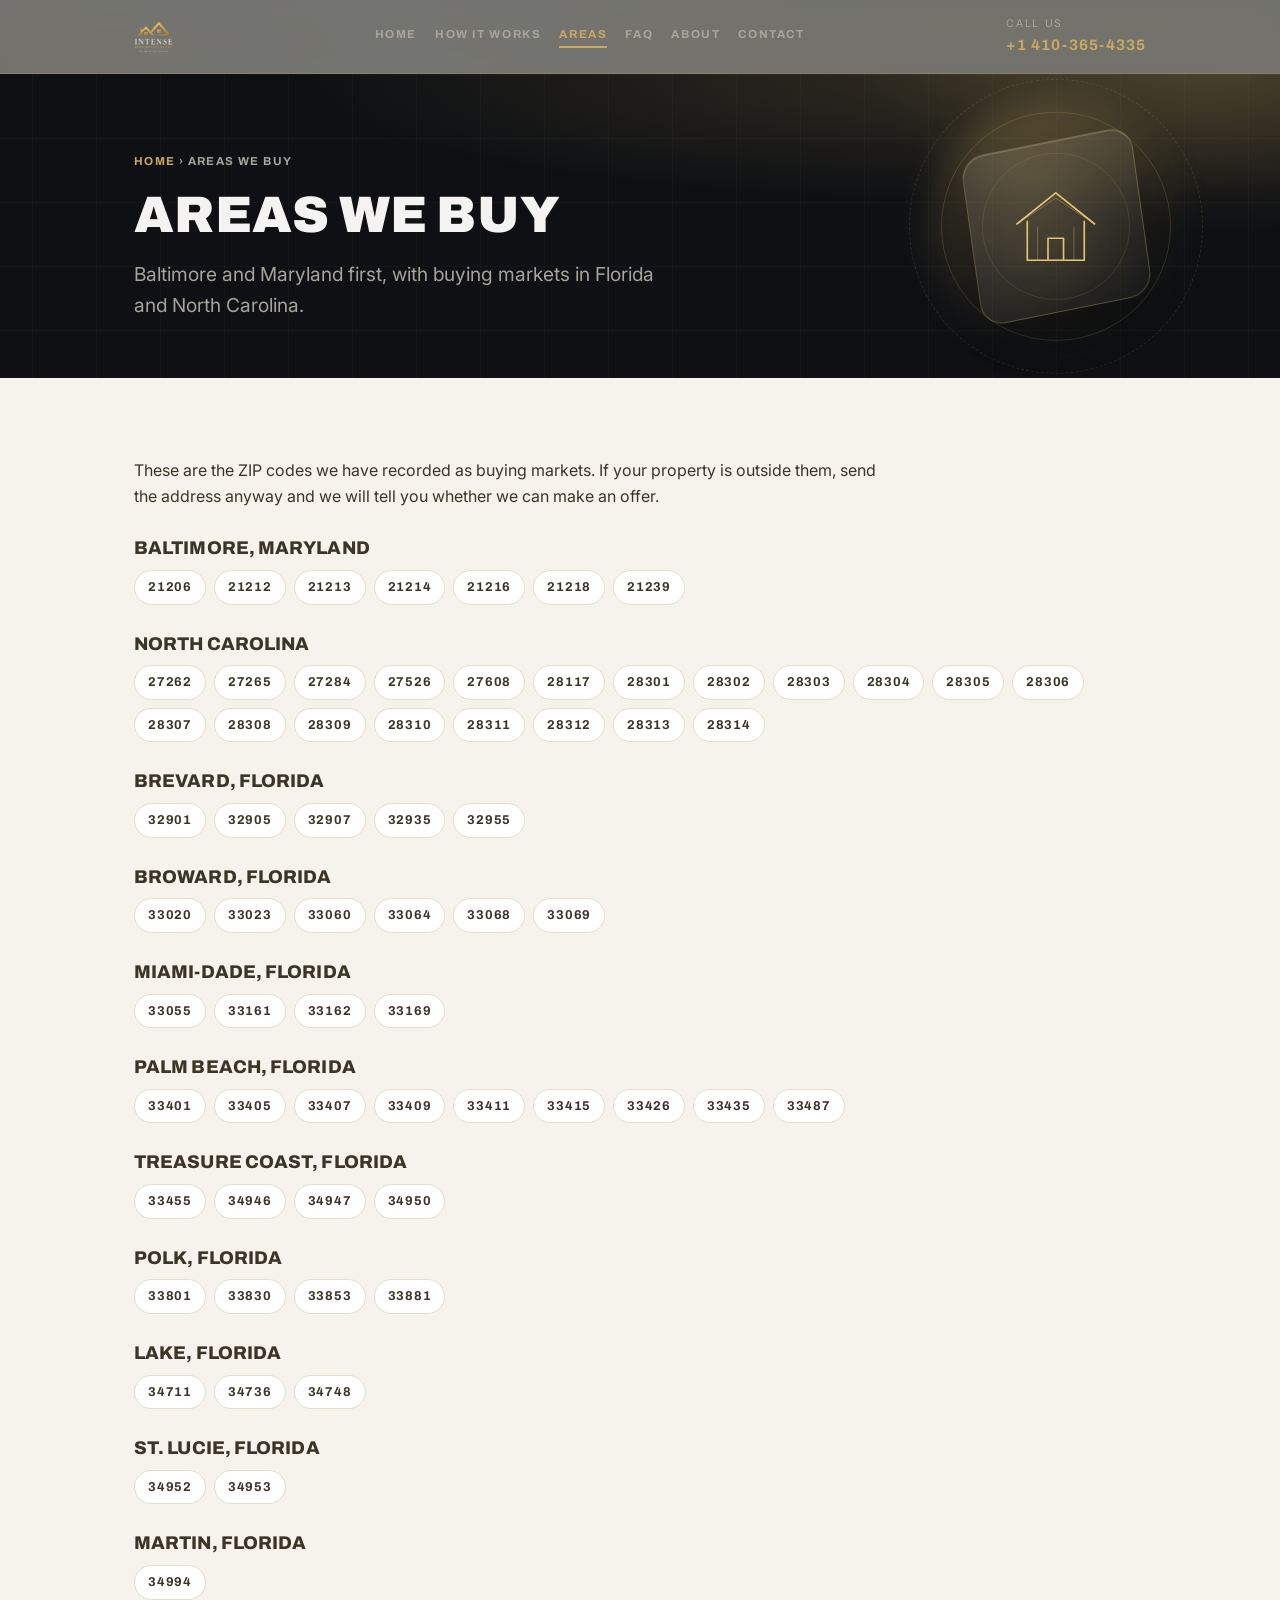
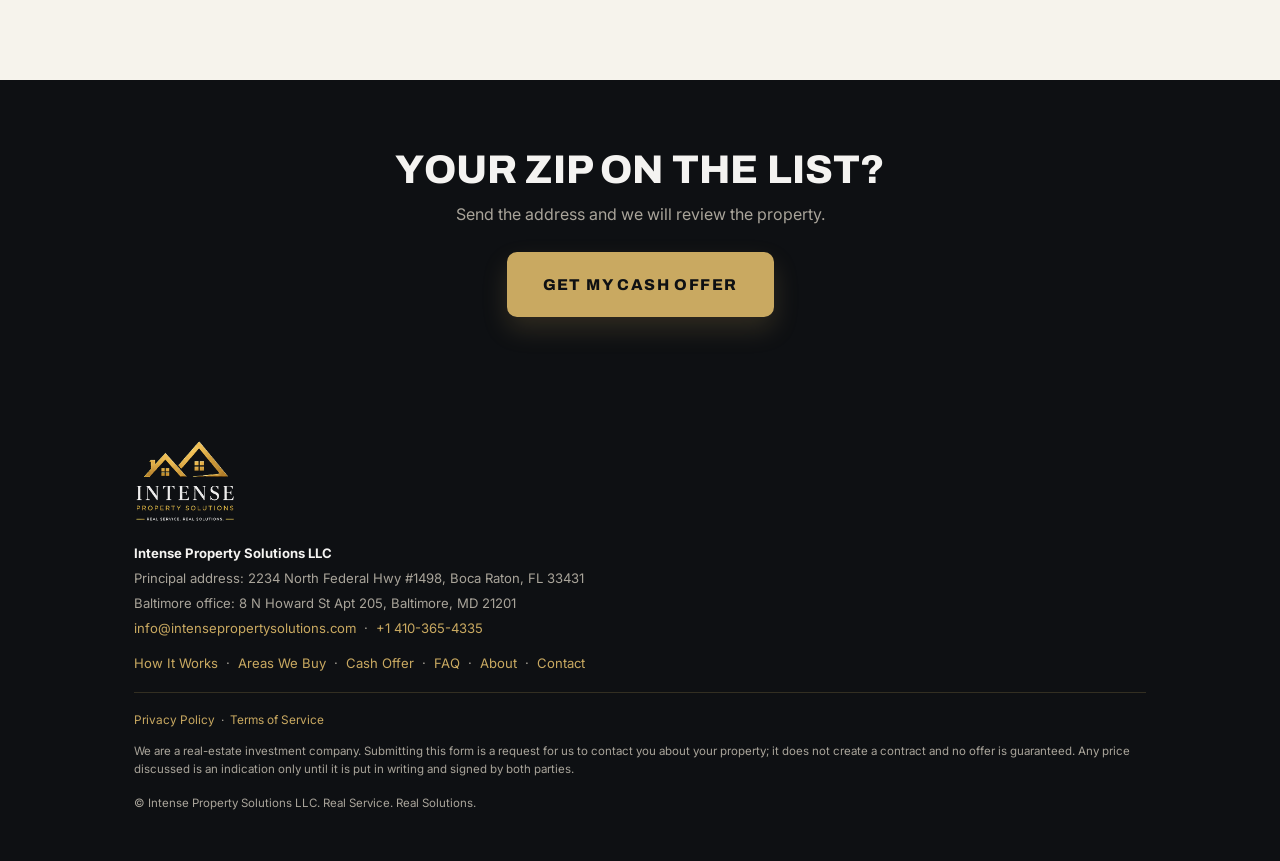
<file: areas.html>
<!doctype html>
<html lang="en">
<head>
<meta charset="utf-8">
<meta name="viewport" content="width=device-width, initial-scale=1">
<title>Areas We Buy — Baltimore, Maryland, Florida & North Carolina</title>
<meta name="description" content="The ZIP codes Intense Property Solutions LLC buys houses in, led by Baltimore and Maryland, with buying markets in Florida and North Carolina.">
<link rel="canonical" href="https://www.intensepropertysolutions.com/areas.html">
<meta name="robots" content="index,follow">
<meta name="theme-color" content="#0E1013">
<meta property="og:type" content="website">
<meta property="og:site_name" content="Intense Property Solutions LLC">
<meta property="og:title" content="Areas We Buy — Baltimore, Maryland, Florida & North Carolina">
<meta property="og:description" content="The ZIP codes Intense Property Solutions LLC buys houses in, led by Baltimore and Maryland, with buying markets in Florida and North Carolina.">
<meta property="og:url" content="https://www.intensepropertysolutions.com/areas.html">
<meta property="og:image" content="https://www.intensepropertysolutions.com/assets/og-image.png">
<meta property="og:image:width" content="1200">
<meta property="og:image:height" content="630">
<meta property="og:locale" content="en_US">
<meta name="twitter:card" content="summary_large_image">
<meta name="twitter:title" content="Areas We Buy — Baltimore, Maryland, Florida & North Carolina">
<meta name="twitter:description" content="The ZIP codes Intense Property Solutions LLC buys houses in, led by Baltimore and Maryland, with buying markets in Florida and North Carolina.">
<meta name="twitter:image" content="https://www.intensepropertysolutions.com/assets/og-image.png">
<meta name="geo.region" content="US-MD">
<meta name="geo.placename" content="Baltimore">
<link rel="icon" type="image/png" href="assets/favicon.png">
<link rel="apple-touch-icon" href="assets/favicon.png">
<link rel="preconnect" href="https://fonts.googleapis.com">
<link rel="preconnect" href="https://fonts.gstatic.com" crossorigin>
<link href="https://fonts.googleapis.com/css2?family=Archivo:wght@600;700;800;900&family=Inter:wght@400;500;600;700&display=swap" rel="stylesheet">
<style>
/* ============================================================
   INTENSE PROPERTY SOLUTIONS — BRAND STYLESHEET  (locked)
   Single source of truth for every IPSolutions web page.
   Print counterpart: the Dispositions deal package (same cream/gold).
   Do not introduce new colours or fonts.
   ============================================================ */
:root{
  /* --- dark surfaces --- */
  --ink:#0E1013;          /* page ink / hero background */
  --ink-2:#171A1F;        /* elevated dark card */
  --navy:#0A1730;         /* deep navy, logo-sheet variant */
  /* --- gold --- */
  --gold:#C9A961;         /* primary gold */
  --gold-bright:#E3C173;  /* hover / emphasis */
  --gold-deep:#8F7333;    /* muted rules on cream */
  /* --- light surfaces --- */
  --cream:#F6F3EC;        /* light section background (matches print) */
  --paper:#FFFFFF;
  --line:#E4DDC9;         /* hairline on cream */
  /* --- text --- */
  --text:#3B3427;         /* body on cream */
  --muted:#8A7A55;        /* labels / small print */
  --on-dark:#F4F3F1;      /* body on ink */
  --on-dark-muted:#A9A49A;
  /* --- system --- */
  --maxw:1060px;
  --radius:14px;
  --font-display:'Archivo',system-ui,-apple-system,'Segoe UI',Roboto,Helvetica,Arial,sans-serif;
  --font-body:'Inter',system-ui,-apple-system,'Segoe UI',Roboto,Helvetica,Arial,sans-serif;
  --shadow:0 20px 45px rgba(14,16,19,.14);
}
*{box-sizing:border-box}
html{scroll-behavior:smooth}
body{margin:0;font-family:var(--font-body);color:var(--text);line-height:1.6;background:var(--cream);-webkit-font-smoothing:antialiased}
img{max-width:100%;height:auto;display:block}
.wrap{max-width:var(--maxw);margin:0 auto;padding:0 24px}
.center{text-align:center}

/* ---- type ---- */
h1,h2,h3{font-family:var(--font-display);text-transform:uppercase;letter-spacing:.005em;line-height:1.02;margin:0}
h1{font-weight:900;font-size:clamp(2.4rem,7vw,4.4rem)}
h2{font-weight:800;font-size:clamp(1.6rem,4vw,2.5rem)}
h3{font-weight:700;font-size:1.05rem;letter-spacing:.06em}
p{margin:0 0 14px}
.eyebrow{font-family:var(--font-display);font-weight:700;font-size:.72rem;letter-spacing:.28em;text-transform:uppercase;color:var(--gold);margin:0 0 16px}
.lead{font-size:clamp(1.02rem,2.2vw,1.2rem);max-width:44ch}
.on-dark{color:var(--on-dark)}
.on-dark p,.on-dark .lead{color:var(--on-dark-muted)}
.gold-rule{width:64px;height:3px;background:var(--gold);border:0;margin:22px 0}

/* ---- buttons ---- */
.btn{display:inline-block;font-family:var(--font-display);font-weight:800;text-transform:uppercase;letter-spacing:.09em;
     font-size:.98rem;padding:18px 34px;border-radius:10px;border:2px solid var(--gold);text-decoration:none;cursor:pointer;
     background:var(--gold);color:var(--ink);transition:background .15s,border-color .15s,transform .15s}
.btn:hover{background:var(--gold-bright);border-color:var(--gold-bright);transform:translateY(-1px)}
.btn.ghost{background:transparent;color:var(--gold)}
.btn.ghost:hover{background:rgba(201,169,97,.12)}
.btn.block{display:block;width:100%;text-align:center}

/* ---- header ---- */
.site-head{background:var(--ink);border-bottom:1px solid rgba(201,169,97,.22)}
.site-head .wrap{display:flex;align-items:center;justify-content:space-between;gap:20px;padding-top:16px;padding-bottom:16px}
.site-head img{height:32px;width:auto}
.head-phone{font-family:var(--font-display);font-weight:700;color:var(--gold);text-decoration:none;font-size:.95rem;letter-spacing:.06em;white-space:nowrap}
.head-phone span{display:block;font-family:var(--font-body);font-weight:400;font-size:.66rem;letter-spacing:.16em;text-transform:uppercase;color:var(--on-dark-muted)}

/* ---- hero ---- */
.hero{background:var(--ink);color:var(--on-dark);padding:clamp(56px,9vw,104px) 0 clamp(48px,7vw,84px);position:relative;overflow:hidden}
.hero::after{content:"";position:absolute;inset:0;background:radial-gradient(90% 70% at 78% 0%,rgba(201,169,97,.20),transparent 62%);pointer-events:none}
.hero .wrap{position:relative;z-index:1}
.hero h1 em{font-style:normal;color:var(--gold);display:block}
.hero .lead{margin:20px 0 30px}
.hero .actions{display:flex;flex-wrap:wrap;gap:14px;align-items:center;margin-bottom:34px}

/* ---- benefit strip ---- */
.strip{background:var(--ink-2);border-top:1px solid rgba(201,169,97,.18);border-bottom:1px solid rgba(201,169,97,.18)}
.strip .wrap{display:flex;flex-wrap:wrap;justify-content:center;gap:12px 34px;padding:16px 24px;
  font-family:var(--font-display);font-weight:700;font-size:.76rem;letter-spacing:.2em;text-transform:uppercase;color:var(--gold)}
.strip span::after{content:"•";margin-left:34px;color:var(--gold-deep)}
.strip span:last-child::after{content:""}

/* ---- generic section ---- */
.section{padding:clamp(48px,7vw,80px) 0}
.section.cream{background:var(--cream)}
.section.dark{background:var(--ink);color:var(--on-dark)}
.section.paper{background:var(--paper)}

/* ---- benefit cards ---- */
.grid-3{display:grid;grid-template-columns:repeat(auto-fit,minmax(230px,1fr));gap:20px;margin-top:34px}
.card{background:var(--paper);border:1px solid var(--line);border-radius:var(--radius);padding:26px}
.card .icon{width:46px;height:46px;border:2px solid var(--gold);border-radius:50%;display:flex;align-items:center;justify-content:center;margin-bottom:16px}
.card .icon svg{width:22px;height:22px;stroke:var(--gold);fill:none;stroke-width:2}
.card h3{color:var(--text);margin-bottom:8px}
.card p{margin:0;color:var(--muted);font-size:.95rem}
.section.dark .card{background:var(--ink-2);border-color:rgba(201,169,97,.24)}
.section.dark .card h3{color:var(--on-dark)}
.section.dark .card p{color:var(--on-dark-muted)}
.section.dark .card .num{font-family:var(--font-display);font-weight:900;font-size:1.5rem;color:var(--gold);display:block;margin-bottom:10px}

/* ---- form ---- */
.offer-card{background:var(--paper);border:1px solid var(--line);border-radius:var(--radius);box-shadow:var(--shadow);padding:clamp(22px,4vw,38px);margin-top:34px}
.row{display:flex;gap:14px;flex-wrap:wrap}
.field{flex:1 1 220px;display:flex;flex-direction:column;margin-bottom:16px}
label{font-size:.8rem;font-weight:600;letter-spacing:.02em;margin-bottom:6px;color:var(--text)}
input[type=text],input[type=email],input[type=tel],select{border:1px solid var(--line);background:var(--cream);border-radius:9px;padding:13px 13px;font-size:1rem;font-family:inherit;color:var(--text);width:100%}
input:focus,select:focus{outline:2px solid var(--gold);outline-offset:1px;border-color:var(--gold);background:var(--paper)}
.consent{display:flex;gap:11px;align-items:flex-start;font-size:.76rem;line-height:1.5;color:var(--muted);margin:14px 0;font-weight:400}
.consent input{margin-top:3px;flex:none;width:16px;height:16px;accent-color:var(--gold)}
.form-note{font-size:.74rem;color:var(--muted);margin-top:14px}

/* ---- footer ---- */
.site-foot{background:var(--ink);color:var(--on-dark-muted);padding:44px 0 34px;font-size:.82rem}
.site-foot img{height:84px;width:auto;margin-bottom:20px}
.site-foot a{color:var(--gold);text-decoration:none}
.site-foot a:hover{text-decoration:underline}
.site-foot .legal{margin-top:18px;padding-top:18px;border-top:1px solid rgba(201,169,97,.2);font-size:.74rem;line-height:1.6}
.advisory{font-size:.72rem;color:var(--muted);margin-top:16px}

/* ---- legal pages ---- */
.legal-page{background:var(--cream);padding:clamp(40px,6vw,68px) 0 70px}
.legal-page .doc{background:var(--paper);border:1px solid var(--line);border-radius:var(--radius);padding:clamp(24px,4vw,52px);max-width:820px;margin:0 auto}
.legal-page h1{font-size:clamp(1.7rem,4vw,2.4rem);margin-bottom:6px}
.legal-page h2{font-size:1.02rem;margin:30px 0 8px;letter-spacing:.08em;color:var(--gold-deep)}
.legal-page p,.legal-page li{font-size:.95rem;color:var(--text)}
.back{display:inline-block;margin-bottom:20px;font-family:var(--font-display);font-weight:700;font-size:.74rem;letter-spacing:.16em;text-transform:uppercase;color:var(--gold-deep);text-decoration:none}

@media(max-width:560px){
  .site-head img{height:26px;width:auto}
  .head-phone{font-size:.85rem}
  .strip .wrap{gap:8px 18px;font-size:.66rem}
  .strip span::after{margin-left:18px}
}

/* ---- offer form: hidden honeypot, inline validation, confirmation ---- */
.hp-field{position:absolute;left:-9999px;top:auto;width:1px;height:1px;overflow:hidden}
.field.invalid input,.field.invalid select{border-color:var(--gold-deep);box-shadow:inset 0 0 0 1px var(--gold-deep)}
.form-msg{font-family:var(--font-body);font-size:.86rem;line-height:1.45;color:var(--gold-deep);margin:10px 0 0}
.form-success{border:1px solid var(--line);background:var(--paper);border-radius:var(--radius);padding:32px 26px;text-align:center}
.form-success h3{color:var(--ink);margin:0 0 10px}
.form-success p{color:var(--text);margin:0 0 10px}
.form-success .form-note{color:var(--muted);margin:16px 0 0}

/* ---- site nav (full site) ---- */
.site-head .wrap{flex-wrap:wrap;row-gap:10px}
.nav{display:flex;flex-wrap:wrap;gap:18px;align-items:center;font-family:var(--font-display);font-weight:700;font-size:.72rem;letter-spacing:.14em;text-transform:uppercase}
.nav a{color:var(--on-dark-muted);text-decoration:none;border-bottom:2px solid transparent;padding-bottom:3px}
.nav a:hover{color:var(--gold)}
.nav a[aria-current="page"]{color:var(--gold);border-bottom-color:var(--gold)}
@media(max-width:820px){.nav{order:3;width:100%;gap:14px;font-size:.66rem}}
/* ---- inner page blocks ---- */
.page-hero{background:var(--ink);color:var(--on-dark);padding:clamp(44px,7vw,78px) 0 clamp(38px,5vw,58px);position:relative;overflow:hidden}
.page-hero::after{content:"";position:absolute;inset:0;background:radial-gradient(90% 70% at 78% 0%,rgba(201,169,97,.18),transparent 62%);pointer-events:none}
.page-hero .wrap{position:relative;z-index:1}
.page-hero h1{font-size:clamp(1.9rem,5vw,3.2rem)}
.page-hero .lead{margin:18px 0 0;color:var(--on-dark-muted)}
.crumbs{font-size:.72rem;letter-spacing:.12em;text-transform:uppercase;font-family:var(--font-display);font-weight:700;color:var(--on-dark-muted);margin:0 0 18px}
.crumbs a{color:var(--gold);text-decoration:none}
.prose{max-width:760px}
.prose h2{margin:34px 0 10px;font-size:clamp(1.2rem,2.6vw,1.5rem)}
.prose h3{margin:24px 0 8px;font-size:.95rem;letter-spacing:.08em;color:var(--gold-deep)}
.prose ul,.prose ol{margin:0 0 16px;padding-left:22px}
.prose li{margin-bottom:8px}
.prose a{color:var(--gold-deep)}
.faq{border-top:1px solid var(--line);margin-top:26px}
.faq details{border-bottom:1px solid var(--line);padding:16px 0}
.faq summary{font-family:var(--font-display);font-weight:700;font-size:.95rem;letter-spacing:.02em;cursor:pointer;color:var(--text)}
.faq summary::marker{color:var(--gold)}
.faq p{margin:12px 0 0;color:var(--muted);font-size:.95rem}
.area-block{margin-top:30px}
.area-block h2{font-size:1.15rem}
.chips{display:flex;flex-wrap:wrap;gap:8px;margin-top:12px}
.chip{background:var(--paper);border:1px solid var(--line);border-radius:999px;padding:6px 13px;font-size:.8rem;color:var(--text);font-family:var(--font-display);font-weight:700;letter-spacing:.06em}
.cta-band{background:var(--ink);color:var(--on-dark);padding:clamp(44px,6vw,70px) 0;text-align:center}
.cta-band h2{margin-bottom:12px}
.cta-band p{color:var(--on-dark-muted);max-width:52ch;margin:0 auto 24px}
.contact-grid{display:grid;grid-template-columns:repeat(auto-fit,minmax(240px,1fr));gap:20px;margin-top:26px}
.contact-grid .card h3{margin-bottom:6px}
.contact-grid .card p,.contact-grid .card a{font-size:.92rem;color:var(--text);margin:0}
.contact-grid .card a{color:var(--gold-deep)}

/* ============================================================
   MOTION + DEPTH LAYER — additive polish only.
   No copy, layout order, colour or font changes to the locked sheet.
   ============================================================ */
:root{--lift:0 26px 60px rgba(14,16,19,.18)}
html{scroll-behavior:smooth}
body{background:
  radial-gradient(1100px 520px at 82% -8%,rgba(201,169,97,.10),transparent 62%),
  radial-gradient(760px 420px at -5% 12%,rgba(201,169,97,.07),transparent 58%),
  var(--cream);
  background-attachment:fixed}

/* ---- frosted header that solidifies as you scroll ---- */
.site-head{position:sticky;top:0;z-index:60;background:rgba(14,16,19,.56);
  -webkit-backdrop-filter:blur(16px) saturate(150%);backdrop-filter:blur(16px) saturate(150%);
  transition:background .35s ease,box-shadow .35s ease,border-color .35s ease}
.site-head .wrap{transition:padding .35s ease}
.site-head img{transition:height .35s ease}
.site-head.is-stuck{background:rgba(14,16,19,.76);border-bottom-color:rgba(201,169,97,.36);
  box-shadow:0 18px 44px rgba(4,6,9,.45)}
.site-head.is-stuck .wrap{padding-top:9px;padding-bottom:9px}
.site-head.is-stuck img{height:26px}
.head-phone{transition:color .2s ease}
.head-phone:hover{color:var(--gold-bright)}

/* ---- hero: fine grid, drifting light ---- */
.hero{isolation:isolate;
  background-image:
    linear-gradient(rgba(201,169,97,.055) 1px,transparent 1px),
    linear-gradient(90deg,rgba(201,169,97,.055) 1px,transparent 1px);
  background-size:100% 68px,68px 100%;background-position:center top}
.hero::before{content:"";position:absolute;inset:-25% -12% auto -12%;height:80%;z-index:0;pointer-events:none;
  background:
    radial-gradient(38% 52% at 22% 34%,rgba(201,169,97,.26),transparent 70%),
    radial-gradient(30% 46% at 84% 12%,rgba(227,193,115,.20),transparent 72%);
  filter:blur(10px);animation:ipDrift 22s ease-in-out infinite alternate}
.page-hero{isolation:isolate;
  background-image:
    linear-gradient(rgba(201,169,97,.045) 1px,transparent 1px),
    linear-gradient(90deg,rgba(201,169,97,.045) 1px,transparent 1px);
  background-size:100% 64px,64px 100%;background-position:center top}
.page-hero::before{content:"";position:absolute;inset:-30% -10% auto -10%;height:135%;z-index:0;pointer-events:none;
  background:radial-gradient(34% 58% at 88% 20%,rgba(201,169,97,.22),transparent 70%);
  animation:ipDrift 26s ease-in-out infinite alternate}
@keyframes ipDrift{from{transform:translate3d(-1.5%,1%,0) scale(1)}to{transform:translate3d(2.5%,-2%,0) scale(1.07)}}

/* ---- the thing that was missing: depth on the empty right side ---- */
.hero-art{position:absolute;right:6%;top:50%;width:clamp(210px,23vw,320px);aspect-ratio:1;
  transform:translateY(-50%);display:grid;place-items:center;z-index:0;pointer-events:none;color:var(--gold)}
.hero .wrap,.page-hero .wrap{padding-right:min(34%,360px)}
.art-glow{position:absolute;inset:6%;border-radius:50%;
  background:radial-gradient(circle at 38% 32%,rgba(201,169,97,.32),rgba(201,169,97,.02) 68%);filter:blur(16px)}
.art-ring{position:absolute;border-radius:50%;border:1px solid rgba(201,169,97,.34)}
.art-ring.r1{inset:0;border-style:dashed;opacity:.5;animation:ipSpin 64s linear infinite}
.art-ring.r2{inset:11%;border-color:rgba(201,169,97,.22);animation:ipSpin 46s linear infinite reverse}
.art-ring.r3{inset:25%;border-color:rgba(201,169,97,.15)}
.art-plate{position:absolute;inset:20%;border-radius:24px;
  background:linear-gradient(145deg,rgba(255,255,255,.10),rgba(255,255,255,.02));
  border:1px solid rgba(201,169,97,.30);
  box-shadow:0 30px 60px rgba(0,0,0,.38),inset 0 1px 0 rgba(255,255,255,.18);
  transform:rotate(-8deg) rotateX(16deg) rotateY(-12deg)}
.art-mark{position:relative;width:44%;color:var(--gold-bright);
  filter:drop-shadow(0 10px 24px rgba(201,169,97,.38));animation:ipFloat 9s ease-in-out infinite}
.art-mark svg{width:100%;height:auto;display:block}
@keyframes ipSpin{to{transform:rotate(360deg)}}
@keyframes ipFloat{0%,100%{transform:translateY(-4px)}50%{transform:translateY(6px)}}

/* ---- cards: softer depth, lift, gold spotlight, gentle 3D ---- */
.card,.offer-card{position:relative;transform-style:preserve-3d;will-change:transform;
  transition:transform .35s cubic-bezier(.2,.7,.2,1),box-shadow .35s ease,border-color .35s ease}
.card{box-shadow:0 10px 26px rgba(14,16,19,.06)}
.card:hover,.offer-card:hover{box-shadow:var(--lift);border-color:rgba(201,169,97,.45)}
.card::after,.offer-card::after{content:"";position:absolute;inset:0;border-radius:inherit;pointer-events:none;
  background:radial-gradient(240px 180px at var(--mx,50%) var(--my,0%),rgba(201,169,97,.16),transparent 70%);
  opacity:0;transition:opacity .3s ease}
.card:hover::after,.offer-card:hover::after{opacity:1}

/* ---- buttons: gold sheen sweep ---- */
.btn{position:relative;overflow:hidden;box-shadow:0 12px 26px rgba(201,169,97,.18)}
.btn::after{content:"";position:absolute;top:0;left:-60%;width:40%;height:100%;pointer-events:none;
  background:linear-gradient(100deg,transparent,rgba(255,255,255,.45),transparent);
  transform:skewX(-18deg);transition:left .55s ease}
.btn:hover::after{left:120%}

/* ---- strip gleam ---- */
.strip{background:linear-gradient(90deg,var(--ink-2),#1e2229,var(--ink-2))}

/* ---- scroll reveal ---- */
.reveal{opacity:0;transform:translateY(14px);transition:opacity .55s cubic-bezier(.2,.7,.2,1),transform .55s cubic-bezier(.2,.7,.2,1)}
.reveal.in{opacity:1;transform:none}

@media (max-width:980px){
  .hero-art{display:none}
  .hero .wrap,.page-hero .wrap{padding-right:24px}
}
@media (prefers-reduced-motion:reduce){
  html{scroll-behavior:auto}
  .hero::before,.page-hero::before,.art-ring,.art-mark{animation:none!important}
  .reveal{opacity:1!important;transform:none!important}
}

</style>
<script type="application/ld+json">{"@context":"https://schema.org","@type":"BreadcrumbList","itemListElement":[{"@type":"ListItem","position":1,"name":"Home","item":"https://www.intensepropertysolutions.com/"},{"@type":"ListItem","position":2,"name":"Areas We Buy","item":"https://www.intensepropertysolutions.com/areas.html"}]}</script>
</head>
<body>
<header class="site-head">
  <div class="wrap">
    <a href="index.html" aria-label="Intense Property Solutions home"><img src="assets/logo-on-dark.png" alt="Intense Property Solutions" width="362" height="297"></a>
    <nav class="nav" aria-label="Main"><a href="index.html">Home</a><a href="how-it-works.html">How It Works</a><a href="areas.html" aria-current="page">Areas</a><a href="faq.html">FAQ</a><a href="about.html">About</a><a href="contact.html">Contact</a></nav>
    <a class="head-phone" href="tel:+14103654335"><span>Call us</span>+1 410-365-4335</a>
  </div>
</header>
<section class="page-hero"><div class="hero-art" aria-hidden="true"><span class="art-glow"></span><span class="art-ring r1"></span><span class="art-ring r2"></span><span class="art-ring r3"></span><span class="art-plate"></span><span class="art-mark"><svg viewBox="0 0 200 200" fill="none"><g stroke="currentColor" stroke-width="2.6" stroke-linejoin="round" stroke-linecap="round"><path d="M40 96 L100 48 L160 96"/><path d="M56 92 V152 H144 V92"/><path d="M88 152 V118 H112 V152"/></g><g stroke="currentColor" stroke-width="1.1" opacity=".5"><path d="M40 96 L100 56 L160 96"/><path d="M56 152 H144"/><path d="M72 152 V100"/><path d="M128 152 V100"/></g></svg></span></div>
  <div class="wrap">
    <nav class="crumbs" aria-label="Breadcrumb"><a href="index.html">Home</a> &rsaquo; Areas We Buy</nav>
    <h1>Areas we buy</h1>
    <p class="lead">Baltimore and Maryland first, with buying markets in Florida and North Carolina.</p>
  </div>
</section>
<section class="section cream">
  <div class="wrap">
    <div class="prose">
      <p>These are the ZIP codes we have recorded as buying markets. If your property is outside them, send the address anyway and we will tell you whether we can make an offer.</p>
    </div>
      <div class="area-block">
        <h2>Baltimore, Maryland</h2>
        <div class="chips"><span class="chip">21206</span><span class="chip">21212</span><span class="chip">21213</span><span class="chip">21214</span><span class="chip">21216</span><span class="chip">21218</span><span class="chip">21239</span></div>
      </div>
      <div class="area-block">
        <h2>North Carolina</h2>
        <div class="chips"><span class="chip">27262</span><span class="chip">27265</span><span class="chip">27284</span><span class="chip">27526</span><span class="chip">27608</span><span class="chip">28117</span><span class="chip">28301</span><span class="chip">28302</span><span class="chip">28303</span><span class="chip">28304</span><span class="chip">28305</span><span class="chip">28306</span><span class="chip">28307</span><span class="chip">28308</span><span class="chip">28309</span><span class="chip">28310</span><span class="chip">28311</span><span class="chip">28312</span><span class="chip">28313</span><span class="chip">28314</span></div>
      </div>
      <div class="area-block">
        <h2>Brevard, Florida</h2>
        <div class="chips"><span class="chip">32901</span><span class="chip">32905</span><span class="chip">32907</span><span class="chip">32935</span><span class="chip">32955</span></div>
      </div>
      <div class="area-block">
        <h2>Broward, Florida</h2>
        <div class="chips"><span class="chip">33020</span><span class="chip">33023</span><span class="chip">33060</span><span class="chip">33064</span><span class="chip">33068</span><span class="chip">33069</span></div>
      </div>
      <div class="area-block">
        <h2>Miami-Dade, Florida</h2>
        <div class="chips"><span class="chip">33055</span><span class="chip">33161</span><span class="chip">33162</span><span class="chip">33169</span></div>
      </div>
      <div class="area-block">
        <h2>Palm Beach, Florida</h2>
        <div class="chips"><span class="chip">33401</span><span class="chip">33405</span><span class="chip">33407</span><span class="chip">33409</span><span class="chip">33411</span><span class="chip">33415</span><span class="chip">33426</span><span class="chip">33435</span><span class="chip">33487</span></div>
      </div>
      <div class="area-block">
        <h2>Treasure Coast, Florida</h2>
        <div class="chips"><span class="chip">33455</span><span class="chip">34946</span><span class="chip">34947</span><span class="chip">34950</span></div>
      </div>
      <div class="area-block">
        <h2>Polk, Florida</h2>
        <div class="chips"><span class="chip">33801</span><span class="chip">33830</span><span class="chip">33853</span><span class="chip">33881</span></div>
      </div>
      <div class="area-block">
        <h2>Lake, Florida</h2>
        <div class="chips"><span class="chip">34711</span><span class="chip">34736</span><span class="chip">34748</span></div>
      </div>
      <div class="area-block">
        <h2>St. Lucie, Florida</h2>
        <div class="chips"><span class="chip">34952</span><span class="chip">34953</span></div>
      </div>
      <div class="area-block">
        <h2>Martin, Florida</h2>
        <div class="chips"><span class="chip">34994</span></div>
      </div>
  </div>
</section>
<section class="cta-band">
  <div class="wrap">
    <h2>Your ZIP on the list?</h2>
    <p>Send the address and we will review the property.</p>
    <a class="btn" href="index.html#offer">Get My Cash Offer</a>
  </div>
</section>
<footer class="site-foot">
  <div class="wrap">
    <img src="assets/logo-on-dark.png" alt="Intense Property Solutions" width="362" height="297">
    <p style="margin:0 0 4px"><strong style="color:#F4F3F1">Intense Property Solutions LLC</strong></p>
    <p style="margin:0 0 4px">Principal address: 2234 North Federal Hwy #1498, Boca Raton, FL 33431</p>
    <p style="margin:0 0 4px">Baltimore office: 8 N Howard St Apt 205, Baltimore, MD 21201</p>
    <p style="margin:0 0 4px"><a href="mailto:info@intensepropertysolutions.com">info@intensepropertysolutions.com</a> &nbsp;&middot;&nbsp; <a href="sms:+14103654335?&body=Hi%2C%20I%20would%20like%20a%20cash%20offer%20for%20my%20property.%20The%20address%20is%3A%20">+1 410-365-4335</a></p>
    <p style="margin:14px 0 0"><a href="how-it-works.html">How It Works</a> &nbsp;&middot;&nbsp; <a href="areas.html">Areas We Buy</a> &nbsp;&middot;&nbsp; <a href="cash-offer.html">Cash Offer</a> &nbsp;&middot;&nbsp; <a href="faq.html">FAQ</a> &nbsp;&middot;&nbsp; <a href="about.html">About</a> &nbsp;&middot;&nbsp; <a href="contact.html">Contact</a></p>
    <div class="legal">
      <a href="privacy.html">Privacy Policy</a> &nbsp;&middot;&nbsp; <a href="terms.html">Terms of Service</a>
      <p class="advisory" style="color:#A9A49A;margin-top:12px">We are a real-estate investment company. Submitting this form is a request for us to contact you about your property; it does not create a contract and no offer is guaranteed. Any price discussed is an indication only until it is put in writing and signed by both parties.</p>
      <p class="advisory" style="color:#A9A49A">&copy; Intense Property Solutions LLC. Real Service. Real Solutions.</p>
    </div>
  </div>
</footer>
<script>
(function(){
  var reduce = window.matchMedia('(prefers-reduced-motion: reduce)').matches;
  var head = document.querySelector('.site-head');
  function stuck(){ if(head) head.classList.toggle('is-stuck', window.scrollY > 8); }
  stuck(); window.addEventListener('scroll', stuck, {passive:true});
  if (reduce) return;
  var io = 'IntersectionObserver' in window ? new IntersectionObserver(function(entries){
    entries.forEach(function(e){ if(e.isIntersecting){ e.target.classList.add('in'); setTimeout(function(){ e.target.style.transitionDelay=''; }, 1000); io.unobserve(e.target); } });
  }, {rootMargin:'220px 0px 220px 0px', threshold:0}) : null;
  if (io) {
    var picks = document.querySelectorAll('.section .wrap > *, .strip .wrap > *, .contact-grid > *, .hero .actions, .hero .lead');
    [].forEach.call(picks, function(el, i){
      el.classList.add('reveal');
      el.style.transitionDelay = (Math.min(i, 6) % 4) * 70 + 'ms';
      io.observe(el);
    });
  }
  [].forEach.call(document.querySelectorAll('.card, .offer-card'), function(card){
    card.addEventListener('pointermove', function(ev){
      if (ev.pointerType === 'touch') return;
      var r = card.getBoundingClientRect();
      var px = (ev.clientX - r.left) / r.width, py = (ev.clientY - r.top) / r.height;
      card.style.setProperty('--mx', (px * 100).toFixed(1) + '%');
      card.style.setProperty('--my', (py * 100).toFixed(1) + '%');
      card.style.transform = 'perspective(900px) rotateX(' + ((0.5 - py) * 3.5).toFixed(2) + 'deg) rotateY(' + ((px - 0.5) * 4.5).toFixed(2) + 'deg) translateY(-4px)';
    });
    card.addEventListener('pointerleave', function(){ card.style.transform = ''; });
  });
})();
</script>
</body>
</html>
</file>
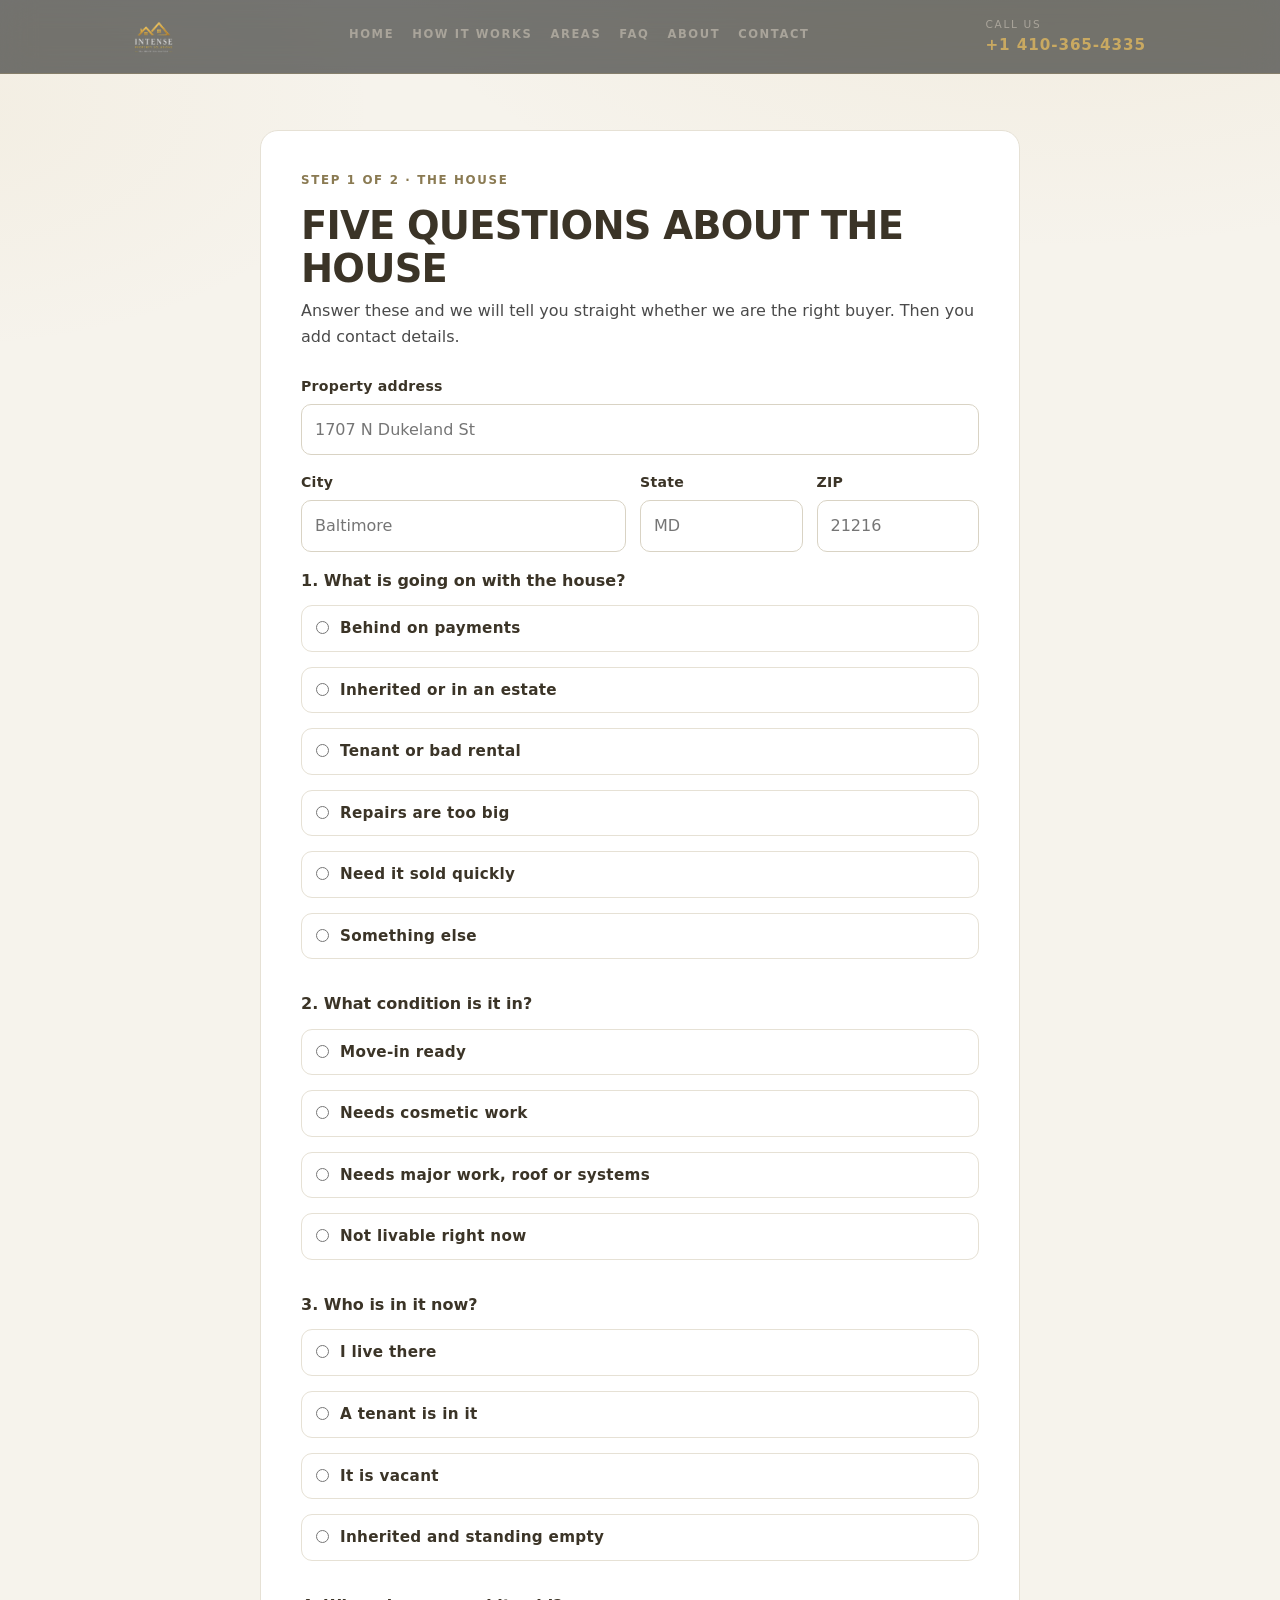
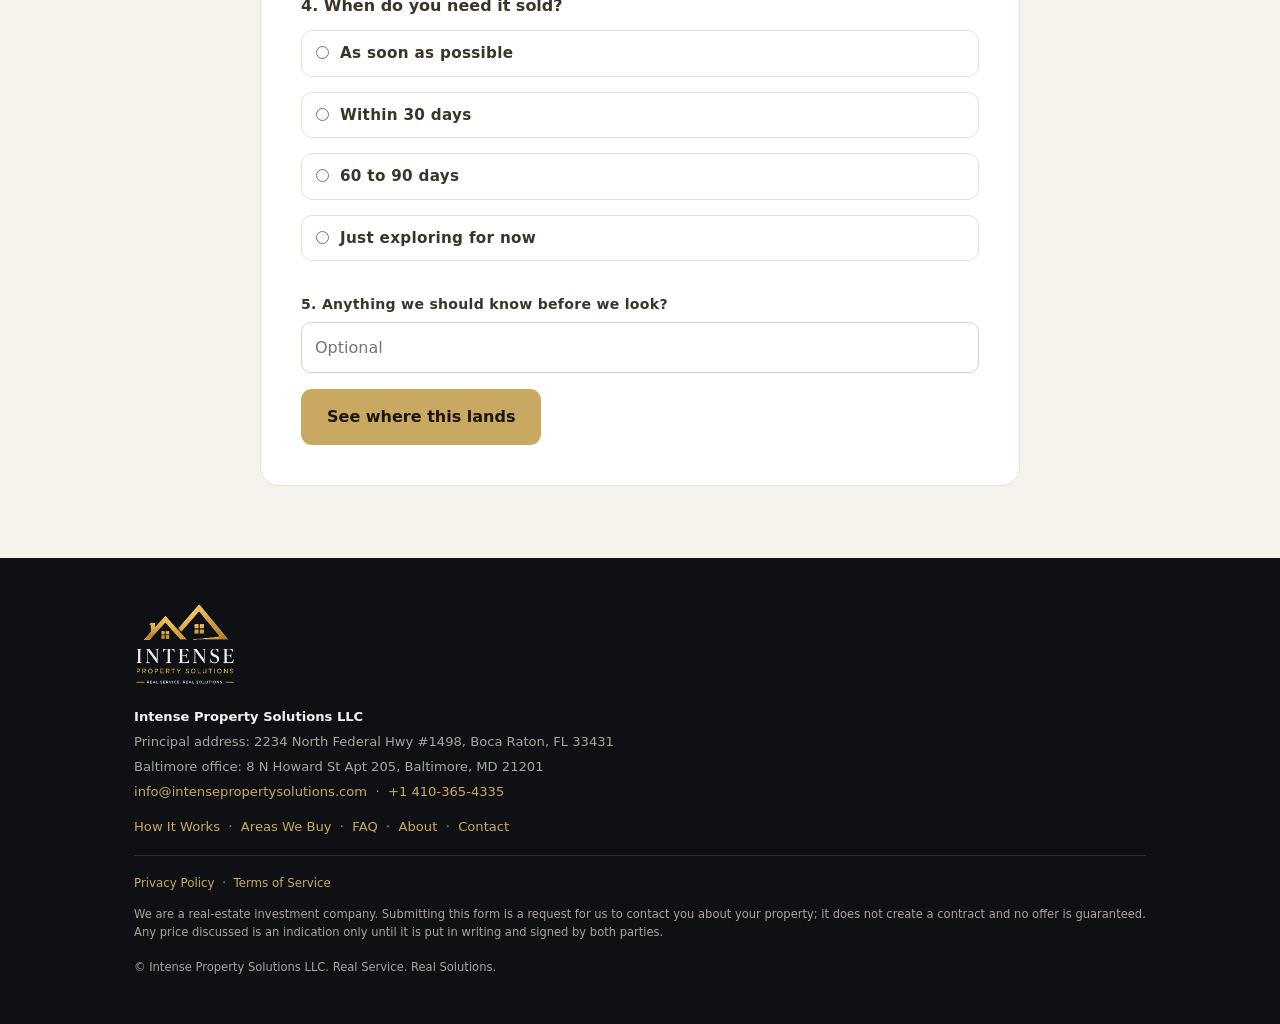
<file: cash-offer.html>
<!doctype html>
<html lang="en">
<head>
<meta charset="utf-8">
<meta name="viewport" content="width=device-width, initial-scale=1">
<title>Get a cash offer in two steps | Intense Property Solutions LLC</title>
<meta name="description" content="Tell us the address and five quick facts about the house, then your contact details. Intense Property Solutions LLC buys as-is in Baltimore.">
<link rel="canonical" href="https://www.intensepropertysolutions.com/cash-offer.html">
<meta name="robots" content="index,follow">
<link rel="icon" href="assets/favicon.png" type="image/png">
<style>
/* ============================================================
   INTENSE PROPERTY SOLUTIONS Ã¢ÂÂ BRAND STYLESHEET  (locked)
   Single source of truth for every IPSolutions web page.
   Print counterpart: the Dispositions deal package (same cream/gold).
   Do not introduce new colours or fonts.
   ============================================================ */
:root{
  /* --- dark surfaces --- */
  --ink:#0E1013;          /* page ink / hero background */
  --ink-2:#171A1F;        /* elevated dark card */
  --navy:#0A1730;         /* deep navy, logo-sheet variant */
  /* --- gold --- */
  --gold:#C9A961;         /* primary gold */
  --gold-bright:#E3C173;  /* hover / emphasis */
  --gold-deep:#8F7333;    /* muted rules on cream */
  /* --- light surfaces --- */
  --cream:#F6F3EC;        /* light section background (matches print) */
  --paper:#FFFFFF;
  --line:#E4DDC9;         /* hairline on cream */
  /* --- text --- */
  --text:#3B3427;         /* body on cream */
  --muted:#8A7A55;        /* labels / small print */
  --on-dark:#F4F3F1;      /* body on ink */
  --on-dark-muted:#A9A49A;
  /* --- system --- */
  --maxw:1060px;
  --radius:14px;
  --font-display:'Archivo',system-ui,-apple-system,'Segoe UI',Roboto,Helvetica,Arial,sans-serif;
  --font-body:'Inter',system-ui,-apple-system,'Segoe UI',Roboto,Helvetica,Arial,sans-serif;
  --shadow:0 20px 45px rgba(14,16,19,.14);
}
*{box-sizing:border-box}
html{scroll-behavior:smooth}
body{margin:0;font-family:var(--font-body);color:var(--text);line-height:1.6;background:var(--cream);-webkit-font-smoothing:antialiased}
img{max-width:100%;height:auto;display:block}
.wrap{max-width:var(--maxw);margin:0 auto;padding:0 24px}
.center{text-align:center}

/* ---- type ---- */
h1,h2,h3{font-family:var(--font-display);text-transform:uppercase;letter-spacing:.005em;line-height:1.02;margin:0}
h1{font-weight:900;font-size:clamp(2.4rem,7vw,4.4rem)}
h2{font-weight:800;font-size:clamp(1.6rem,4vw,2.5rem)}
h3{font-weight:700;font-size:1.05rem;letter-spacing:.06em}
p{margin:0 0 14px}
.eyebrow{font-family:var(--font-display);font-weight:700;font-size:.72rem;letter-spacing:.28em;text-transform:uppercase;color:var(--gold);margin:0 0 16px}
.lead{font-size:clamp(1.02rem,2.2vw,1.2rem);max-width:44ch}
.on-dark{color:var(--on-dark)}
.on-dark p,.on-dark .lead{color:var(--on-dark-muted)}
.gold-rule{width:64px;height:3px;background:var(--gold);border:0;margin:22px 0}

/* ---- buttons ---- */
.btn{display:inline-block;font-family:var(--font-display);font-weight:800;text-transform:uppercase;letter-spacing:.09em;
     font-size:.98rem;padding:18px 34px;border-radius:10px;border:2px solid var(--gold);text-decoration:none;cursor:pointer;
     background:var(--gold);color:var(--ink);transition:background .15s,border-color .15s,transform .15s}
.btn:hover{background:var(--gold-bright);border-color:var(--gold-bright);transform:translateY(-1px)}
.btn.ghost{background:transparent;color:var(--gold)}
.btn.ghost:hover{background:rgba(201,169,97,.12)}
.btn.block{display:block;width:100%;text-align:center}

/* ---- header ---- */
.site-head{background:var(--ink);border-bottom:1px solid rgba(201,169,97,.22)}
.site-head .wrap{display:flex;align-items:center;justify-content:space-between;gap:20px;padding-top:16px;padding-bottom:16px}
.site-head img{height:32px;width:auto}
.head-phone{font-family:var(--font-display);font-weight:700;color:var(--gold);text-decoration:none;font-size:.95rem;letter-spacing:.06em;white-space:nowrap}
.head-phone span{display:block;font-family:var(--font-body);font-weight:400;font-size:.66rem;letter-spacing:.16em;text-transform:uppercase;color:var(--on-dark-muted)}

/* ---- hero ---- */
.hero{background:var(--ink);color:var(--on-dark);padding:clamp(56px,9vw,104px) 0 clamp(48px,7vw,84px);position:relative;overflow:hidden}
.hero::after{content:"";position:absolute;inset:0;background:radial-gradient(90% 70% at 78% 0%,rgba(201,169,97,.20),transparent 62%);pointer-events:none}
.hero .wrap{position:relative;z-index:1}
.hero h1 em{font-style:normal;color:var(--gold);display:block}
.hero .lead{margin:20px 0 30px}
.hero .actions{display:flex;flex-wrap:wrap;gap:14px;align-items:center;margin-bottom:34px}

/* ---- benefit strip ---- */
.strip{background:var(--ink-2);border-top:1px solid rgba(201,169,97,.18);border-bottom:1px solid rgba(201,169,97,.18)}
.strip .wrap{display:flex;flex-wrap:wrap;justify-content:center;gap:12px 34px;padding:16px 24px;
  font-family:var(--font-display);font-weight:700;font-size:.76rem;letter-spacing:.2em;text-transform:uppercase;color:var(--gold)}
.strip span::after{content:"Ã¢ÂÂ¢";margin-left:34px;color:var(--gold-deep)}
.strip span:last-child::after{content:""}

/* ---- generic section ---- */
.section{padding:clamp(48px,7vw,80px) 0}
.section.cream{background:var(--cream)}
.section.dark{background:var(--ink);color:var(--on-dark)}
.section.paper{background:var(--paper)}

/* ---- benefit cards ---- */
.grid-3{display:grid;grid-template-columns:repeat(auto-fit,minmax(230px,1fr));gap:20px;margin-top:34px}
.card{background:var(--paper);border:1px solid var(--line);border-radius:var(--radius);padding:26px}
.card .icon{width:46px;height:46px;border:2px solid var(--gold);border-radius:50%;display:flex;align-items:center;justify-content:center;margin-bottom:16px}
.card .icon svg{width:22px;height:22px;stroke:var(--gold);fill:none;stroke-width:2}
.card h3{color:var(--text);margin-bottom:8px}
.card p{margin:0;color:var(--muted);font-size:.95rem}
.section.dark .card{background:var(--ink-2);border-color:rgba(201,169,97,.24)}
.section.dark .card h3{color:var(--on-dark)}
.section.dark .card p{color:var(--on-dark-muted)}
.section.dark .card .num{font-family:var(--font-display);font-weight:900;font-size:1.5rem;color:var(--gold);display:block;margin-bottom:10px}

/* ---- form ---- */
.offer-card{background:var(--paper);border:1px solid var(--line);border-radius:var(--radius);box-shadow:var(--shadow);padding:clamp(22px,4vw,38px);margin-top:34px}
.row{display:flex;gap:14px;flex-wrap:wrap}
.field{flex:1 1 220px;display:flex;flex-direction:column;margin-bottom:16px}
label{font-size:.8rem;font-weight:600;letter-spacing:.02em;margin-bottom:6px;color:var(--text)}
input[type=text],input[type=email],input[type=tel],select{border:1px solid var(--line);background:var(--cream);border-radius:9px;padding:13px 13px;font-size:1rem;font-family:inherit;color:var(--text);width:100%}
input:focus,select:focus{outline:2px solid var(--gold);outline-offset:1px;border-color:var(--gold);background:var(--paper)}
.consent{display:flex;gap:11px;align-items:flex-start;font-size:.76rem;line-height:1.5;color:var(--muted);margin:14px 0;font-weight:400}
.consent input{margin-top:3px;flex:none;width:16px;height:16px;accent-color:var(--gold)}
.form-note{font-size:.74rem;color:var(--muted);margin-top:14px}

/* ---- footer ---- */
.site-foot{background:var(--ink);color:var(--on-dark-muted);padding:44px 0 34px;font-size:.82rem}
.site-foot img{height:84px;width:auto;margin-bottom:20px}
.site-foot a{color:var(--gold);text-decoration:none}
.site-foot a:hover{text-decoration:underline}
.site-foot .legal{margin-top:18px;padding-top:18px;border-top:1px solid rgba(201,169,97,.2);font-size:.74rem;line-height:1.6}
.advisory{font-size:.72rem;color:var(--muted);margin-top:16px}

/* ---- legal pages ---- */
.legal-page{background:var(--cream);padding:clamp(40px,6vw,68px) 0 70px}
.legal-page .doc{background:var(--paper);border:1px solid var(--line);border-radius:var(--radius);padding:clamp(24px,4vw,52px);max-width:820px;margin:0 auto}
.legal-page h1{font-size:clamp(1.7rem,4vw,2.4rem);margin-bottom:6px}
.legal-page h2{font-size:1.02rem;margin:30px 0 8px;letter-spacing:.08em;color:var(--gold-deep)}
.legal-page p,.legal-page li{font-size:.95rem;color:var(--text)}
.back{display:inline-block;margin-bottom:20px;font-family:var(--font-display);font-weight:700;font-size:.74rem;letter-spacing:.16em;text-transform:uppercase;color:var(--gold-deep);text-decoration:none}

@media(max-width:560px){
  .site-head img{height:26px;width:auto}
  .head-phone{font-size:.85rem}
  .strip .wrap{gap:8px 18px;font-size:.66rem}
  .strip span::after{margin-left:18px}
}

/* ---- offer form: hidden honeypot, inline validation, confirmation ---- */
.hp-field{position:absolute;left:-9999px;top:auto;width:1px;height:1px;overflow:hidden}
.field.invalid input,.field.invalid select{border-color:var(--gold-deep);box-shadow:inset 0 0 0 1px var(--gold-deep)}
.form-msg{font-family:var(--font-body);font-size:.86rem;line-height:1.45;color:var(--gold-deep);margin:10px 0 0}
.form-success{border:1px solid var(--line);background:var(--paper);border-radius:var(--radius);padding:32px 26px;text-align:center}
.form-success h3{color:var(--ink);margin:0 0 10px}
.form-success p{color:var(--text);margin:0 0 10px}
.form-success .form-note{color:var(--muted);margin:16px 0 0}

/* ---- site nav (full site) ---- */
.site-head .wrap{flex-wrap:wrap;row-gap:10px}
.nav{display:flex;flex-wrap:wrap;gap:18px;align-items:center;font-family:var(--font-display);font-weight:700;font-size:.72rem;letter-spacing:.14em;text-transform:uppercase}
.nav a{color:var(--on-dark-muted);text-decoration:none;border-bottom:2px solid transparent;padding-bottom:3px}
.nav a:hover{color:var(--gold)}
.nav a[aria-current="page"]{color:var(--gold);border-bottom-color:var(--gold)}
@media(max-width:820px){.nav{order:3;width:100%;gap:14px;font-size:.66rem}}
/* ---- inner page blocks ---- */
.page-hero{background:var(--ink);color:var(--on-dark);padding:clamp(44px,7vw,78px) 0 clamp(38px,5vw,58px);position:relative;overflow:hidden}
.page-hero::after{content:"";position:absolute;inset:0;background:radial-gradient(90% 70% at 78% 0%,rgba(201,169,97,.18),transparent 62%);pointer-events:none}
.page-hero .wrap{position:relative;z-index:1}
.page-hero h1{font-size:clamp(1.9rem,5vw,3.2rem)}
.page-hero .lead{margin:18px 0 0;color:var(--on-dark-muted)}
.crumbs{font-size:.72rem;letter-spacing:.12em;text-transform:uppercase;font-family:var(--font-display);font-weight:700;color:var(--on-dark-muted);margin:0 0 18px}
.crumbs a{color:var(--gold);text-decoration:none}
.prose{max-width:760px}
.prose h2{margin:34px 0 10px;font-size:clamp(1.2rem,2.6vw,1.5rem)}
.prose h3{margin:24px 0 8px;font-size:.95rem;letter-spacing:.08em;color:var(--gold-deep)}
.prose ul,.prose ol{margin:0 0 16px;padding-left:22px}
.prose li{margin-bottom:8px}
.prose a{color:var(--gold-deep)}
.faq{border-top:1px solid var(--line);margin-top:26px}
.faq details{border-bottom:1px solid var(--line);padding:16px 0}
.faq summary{font-family:var(--font-display);font-weight:700;font-size:.95rem;letter-spacing:.02em;cursor:pointer;color:var(--text)}
.faq summary::marker{color:var(--gold)}
.faq p{margin:12px 0 0;color:var(--muted);font-size:.95rem}
.area-block{margin-top:30px}
.area-block h2{font-size:1.15rem}
.chips{display:flex;flex-wrap:wrap;gap:8px;margin-top:12px}
.chip{background:var(--paper);border:1px solid var(--line);border-radius:999px;padding:6px 13px;font-size:.8rem;color:var(--text);font-family:var(--font-display);font-weight:700;letter-spacing:.06em}
.cta-band{background:var(--ink);color:var(--on-dark);padding:clamp(44px,6vw,70px) 0;text-align:center}
.cta-band h2{margin-bottom:12px}
.cta-band p{color:var(--on-dark-muted);max-width:52ch;margin:0 auto 24px}
.contact-grid{display:grid;grid-template-columns:repeat(auto-fit,minmax(240px,1fr));gap:20px;margin-top:26px}
.contact-grid .card h3{margin-bottom:6px}
.contact-grid .card p,.contact-grid .card a{font-size:.92rem;color:var(--text);margin:0}
.contact-grid .card a{color:var(--gold-deep)}
/* ============================================================
   MOTION + DEPTH LAYER Ã¢ÂÂ additive polish only.
   No copy, layout order, colour or font changes to the locked sheet.
   ============================================================ */
:root{--lift:0 26px 60px rgba(14,16,19,.18)}
html{scroll-behavior:smooth}
body{background:
  radial-gradient(1100px 520px at 82% -8%,rgba(201,169,97,.10),transparent 62%),
  radial-gradient(760px 420px at -5% 12%,rgba(201,169,97,.07),transparent 58%),
  var(--cream);
  background-attachment:fixed}

/* ---- frosted header that solidifies as you scroll ---- */
.site-head{position:sticky;top:0;z-index:60;background:rgba(14,16,19,.56);
  -webkit-backdrop-filter:blur(16px) saturate(150%);backdrop-filter:blur(16px) saturate(150%);
  transition:background .35s ease,box-shadow .35s ease,border-color .35s ease}
.site-head .wrap{transition:padding .35s ease}
.site-head img{transition:height .35s ease}
.site-head.is-stuck{background:rgba(14,16,19,.76);border-bottom-color:rgba(201,169,97,.36);
  box-shadow:0 18px 44px rgba(4,6,9,.45)}
.site-head.is-stuck .wrap{padding-top:9px;padding-bottom:9px}
.site-head.is-stuck img{height:26px}
.head-phone{transition:color .2s ease}
.head-phone:hover{color:var(--gold-bright)}

/* ---- hero: fine grid, drifting light ---- */
.hero{isolation:isolate;
  background-image:
    linear-gradient(rgba(201,169,97,.055) 1px,transparent 1px),
    linear-gradient(90deg,rgba(201,169,97,.055) 1px,transparent 1px);
  background-size:100% 68px,68px 100%;background-position:center top}
.hero::before{content:"";position:absolute;inset:-25% -12% auto -12%;height:80%;z-index:0;pointer-events:none;
  background:
    radial-gradient(38% 52% at 22% 34%,rgba(201,169,97,.26),transparent 70%),
    radial-gradient(30% 46% at 84% 12%,rgba(227,193,115,.20),transparent 72%);
  filter:blur(10px);animation:ipDrift 22s ease-in-out infinite alternate}
.page-hero{isolation:isolate;
  background-image:
    linear-gradient(rgba(201,169,97,.045) 1px,transparent 1px),
    linear-gradient(90deg,rgba(201,169,97,.045) 1px,transparent 1px);
  background-size:100% 64px,64px 100%;background-position:center top}
.page-hero::before{content:"";position:absolute;inset:-30% -10% auto -10%;height:135%;z-index:0;pointer-events:none;
  background:radial-gradient(34% 58% at 88% 20%,rgba(201,169,97,.22),transparent 70%);
  animation:ipDrift 26s ease-in-out infinite alternate}
@keyframes ipDrift{from{transform:translate3d(-1.5%,1%,0) scale(1)}to{transform:translate3d(2.5%,-2%,0) scale(1.07)}}

/* ---- the thing that was missing: depth on the empty right side ---- */
.hero-art{position:absolute;right:6%;top:50%;width:clamp(210px,23vw,320px);aspect-ratio:1;
  transform:translateY(-50%);display:grid;place-items:center;z-index:0;pointer-events:none;color:var(--gold)}
.hero .wrap,.page-hero .wrap{padding-right:min(34%,360px)}
.art-glow{position:absolute;inset:6%;border-radius:50%;
  background:radial-gradient(circle at 38% 32%,rgba(201,169,97,.32),rgba(201,169,97,.02) 68%);filter:blur(16px)}
.art-ring{position:absolute;border-radius:50%;border:1px solid rgba(201,169,97,.34)}
.art-ring.r1{inset:0;border-style:dashed;opacity:.5;animation:ipSpin 64s linear infinite}
.art-ring.r2{inset:11%;border-color:rgba(201,169,97,.22);animation:ipSpin 46s linear infinite reverse}
.art-ring.r3{inset:25%;border-color:rgba(201,169,97,.15)}
.art-plate{position:absolute;inset:20%;border-radius:24px;
  background:linear-gradient(145deg,rgba(255,255,255,.10),rgba(255,255,255,.02));
  border:1px solid rgba(201,169,97,.30);
  box-shadow:0 30px 60px rgba(0,0,0,.38),inset 0 1px 0 rgba(255,255,255,.18);
  transform:rotate(-8deg) rotateX(16deg) rotateY(-12deg)}
.art-mark{position:relative;width:44%;color:var(--gold-bright);
  filter:drop-shadow(0 10px 24px rgba(201,169,97,.38));animation:ipFloat 9s ease-in-out infinite}
.art-mark svg{width:100%;height:auto;display:block}
@keyframes ipSpin{to{transform:rotate(360deg)}}
@keyframes ipFloat{0%,100%{transform:translateY(-4px)}50%{transform:translateY(6px)}}

/* ---- cards: softer depth, lift, gold spotlight, gentle 3D ---- */
.card,.offer-card{position:relative;transform-style:preserve-3d;will-change:transform;
  transition:transform .35s cubic-bezier(.2,.7,.2,1),box-shadow .35s ease,border-color .35s ease}
.card{box-shadow:0 10px 26px rgba(14,16,19,.06)}
.card:hover,.offer-card:hover{box-shadow:var(--lift);border-color:rgba(201,169,97,.45)}
.card::after,.offer-card::after{content:"";position:absolute;inset:0;border-radius:inherit;pointer-events:none;
  background:radial-gradient(240px 180px at var(--mx,50%) var(--my,0%),rgba(201,169,97,.16),transparent 70%);
  opacity:0;transition:opacity .3s ease}
.card:hover::after,.offer-card:hover::after{opacity:1}

/* ---- buttons: gold sheen sweep ---- */
.btn{position:relative;overflow:hidden;box-shadow:0 12px 26px rgba(201,169,97,.18)}
.btn::after{content:"";position:absolute;top:0;left:-60%;width:40%;height:100%;pointer-events:none;
  background:linear-gradient(100deg,transparent,rgba(255,255,255,.45),transparent);
  transform:skewX(-18deg);transition:left .55s ease}
.btn:hover::after{left:120%}

/* ---- strip gleam ---- */
.strip{background:linear-gradient(90deg,var(--ink-2),#1e2229,var(--ink-2))}

/* ---- scroll reveal ---- */
.reveal{opacity:0;transform:translateY(14px);transition:opacity .55s cubic-bezier(.2,.7,.2,1),transform .55s cubic-bezier(.2,.7,.2,1)}
.reveal.in{opacity:1;transform:none}

@media (max-width:980px){
  .hero-art{display:none}
  .hero .wrap,.page-hero .wrap{padding-right:24px}
}
@media (prefers-reduced-motion:reduce){
  html{scroll-behavior:auto}
  .hero::before,.page-hero::before,.art-ring,.art-mark{animation:none!important}
  .reveal{opacity:1!important;transform:none!important}
}

</style>
<link rel="stylesheet" href="assets/upgrade.css">
</head>
<body>
<header class="site-head">
  <div class="wrap">
    <a href="index.html" aria-label="Intense Property Solutions home"><img src="assets/logo-on-dark.png" alt="Intense Property Solutions" width="362" height="297"></a>
    <nav class="nav" aria-label="Main">
      <a href="index.html">Home</a>
      <a href="how-it-works.html">How It Works</a>
      <a href="areas.html">Areas</a>
      <a href="faq.html">FAQ</a>
      <a href="about.html">About</a>
      <a href="contact.html">Contact</a>
    </nav>
    <a class="head-phone" href="tel:+14103654335"><span>Call us</span>+1 410-365-4335</a>
  </div>
</header>

<main class="ips-page ips-up">
  <div class="wrap">
    <div class="ips-card">

      <div class="ips-step on" id="stepOne">
        <p class="ips-stepnum">Step 1 of 2 &middot; The house</p>
        <h1>Five questions about the house</h1>
        <p class="ips-lede">Answer these and we will tell you straight whether we are the right buyer. Then you add contact details.</p>

        <div class="ips-field">
          <label for="street">Property address</label>
          <input id="street" name="street" type="text" placeholder="1707 N Dukeland St" autocomplete="street-address">
        </div>
        <div class="ips-row3">
          <div class="ips-field"><label for="city">City</label><input id="city" name="city" type="text" placeholder="Baltimore" autocomplete="address-level2"></div>
          <div class="ips-field"><label for="state">State</label><input id="state" name="state" type="text" placeholder="MD" autocomplete="address-level1"></div>
          <div class="ips-field"><label for="postal">ZIP</label><input id="postal" name="postal" type="text" inputmode="numeric" placeholder="21216" autocomplete="postal-code"></div>
        </div>

        <fieldset class="ips-q">
          <legend>1. What is going on with the house?</legend>
          <div class="ips-opts">
        <label class="ips-opt"><input type="radio" name="situation" value="Behind on payments"><span>Behind on payments</span></label>
        <label class="ips-opt"><input type="radio" name="situation" value="Inherited or in an estate"><span>Inherited or in an estate</span></label>
        <label class="ips-opt"><input type="radio" name="situation" value="Tenant or bad rental"><span>Tenant or bad rental</span></label>
        <label class="ips-opt"><input type="radio" name="situation" value="Repairs are too big"><span>Repairs are too big</span></label>
        <label class="ips-opt"><input type="radio" name="situation" value="Need it sold quickly"><span>Need it sold quickly</span></label>
        <label class="ips-opt"><input type="radio" name="situation" value="Something else"><span>Something else</span></label>
          </div>
        </fieldset>

        <fieldset class="ips-q">
          <legend>2. What condition is it in?</legend>
          <div class="ips-opts">
            <label class="ips-opt"><input type="radio" name="condition" value="Move-in ready"><span>Move-in ready</span></label>
            <label class="ips-opt"><input type="radio" name="condition" value="Needs cosmetic work"><span>Needs cosmetic work</span></label>
            <label class="ips-opt"><input type="radio" name="condition" value="Needs major work"><span>Needs major work, roof or systems</span></label>
            <label class="ips-opt"><input type="radio" name="condition" value="Not livable"><span>Not livable right now</span></label>
          </div>
        </fieldset>

        <fieldset class="ips-q">
          <legend>3. Who is in it now?</legend>
          <div class="ips-opts">
            <label class="ips-opt"><input type="radio" name="occupancy" value="I live there"><span>I live there</span></label>
            <label class="ips-opt"><input type="radio" name="occupancy" value="Tenant occupied"><span>A tenant is in it</span></label>
            <label class="ips-opt"><input type="radio" name="occupancy" value="Vacant"><span>It is vacant</span></label>
            <label class="ips-opt"><input type="radio" name="occupancy" value="Inherited and empty"><span>Inherited and standing empty</span></label>
          </div>
        </fieldset>

        <fieldset class="ips-q">
          <legend>4. When do you need it sold?</legend>
          <div class="ips-opts">
            <label class="ips-opt"><input type="radio" name="timeline" value="As soon as possible"><span>As soon as possible</span></label>
            <label class="ips-opt"><input type="radio" name="timeline" value="Within 30 days"><span>Within 30 days</span></label>
            <label class="ips-opt"><input type="radio" name="timeline" value="60 to 90 days"><span>60 to 90 days</span></label>
            <label class="ips-opt"><input type="radio" name="timeline" value="Just exploring"><span>Just exploring for now</span></label>
          </div>
        </fieldset>

        <div class="ips-field">
          <label for="notes">5. Anything we should know before we look?</label>
          <input id="notes" name="notes" type="text" placeholder="Optional">
        </div>

        <p class="ips-err" id="errOne" hidden></p>
        <div class="ips-actions-nav">
          <button class="ips-btn ips-gold" type="button" id="toResult">See where this lands</button>
        </div>
      </div>

      <div class="ips-step" id="stepResult">
        <p class="ips-stepnum">Step 1 of 2 &middot; What we would do</p>
        <div class="ips-result" id="resultBox">
          <h2 id="resultTitle"></h2>
          <p id="resultBody"></p>
          <ul id="resultList"></ul>
        </div>
        <div class="ips-actions-nav">
          <button class="ips-btn" type="button" id="toContact">Continue to contact details</button>
          <button class="ips-back" type="button" id="backOne">Change an answer</button>
        </div>
      </div>

      <div class="ips-step" id="stepTwo">
        <p class="ips-stepnum">Step 2 of 2 &middot; How to reach you</p>
        <h1>Where do we send the offer?</h1>
        <p class="ips-lede">One look at the property and we come back with a number in writing.</p>
        <form id="offer-form" action="https://build.twin.so/triggers/e081f625-10a9-40b0-9259-9f79b8866fbf/webhook" method="post" novalidate>
          <input type="hidden" name="page" value="/cash-offer.html">
          <input type="hidden" name="submitted_at" id="submitted_at" value="">
          <input type="hidden" name="street" id="h_street" value="">
          <input type="hidden" name="city" id="h_city" value="">
          <input type="hidden" name="state" id="h_state" value="">
          <input type="hidden" name="postal" id="h_postal" value="">
          <input type="hidden" name="situation" id="h_situation" value="">
          <input type="hidden" name="condition" id="h_condition" value="">
          <input type="hidden" name="occupancy" id="h_occupancy" value="">
          <input type="hidden" name="timeline" id="h_timeline" value="">
          <input type="hidden" name="notes" id="h_notes" value="">
          <div class="ips-hp"><label for="hp">Leave this field empty</label><input id="hp" name="hp" type="text" tabindex="-1" autocomplete="off"></div>

          <div class="ips-row">
            <div class="ips-field"><label for="first_name">First name</label><input id="first_name" name="first_name" type="text" autocomplete="given-name"></div>
            <div class="ips-field"><label for="last_name">Last name</label><input id="last_name" name="last_name" type="text" autocomplete="family-name"></div>
          </div>
          <div class="ips-row">
            <div class="ips-field"><label for="phone">Phone</label><input id="phone" name="phone" type="tel" autocomplete="tel"></div>
            <div class="ips-field"><label for="email">Email</label><input id="email" name="email" type="email" autocomplete="email"></div>
          </div>
          <div class="ips-field">
            <label for="asking">What would you like to walk away with?</label>
            <input id="asking" name="asking_price" type="text" placeholder="Optional">
          </div>

          <label class="ips-consent"><input type="checkbox" name="consent_non_marketing" value="yes"><span>I agree to receive text messages from Intense Property Solutions LLC about my property request, including replies to my questions and cash offer updates. Message types: customer care and transactional messages about my property request. Message frequency varies. Message and data rates may apply. Reply STOP to opt out or HELP for help. Consent is not a condition of any purchase.</span></label>
          <label class="ips-consent"><input type="checkbox" name="consent_marketing" value="yes"><span>I also agree to receive occasional messages from Intense Property Solutions LLC about selling my property. Message types: promotional messages about my property. Message frequency varies. Message and data rates may apply. Reply STOP to opt out or HELP for help. Consent is not a condition of any purchase.</span></label>

          <p class="ips-err" id="errTwo" hidden></p>
          <div class="ips-actions-nav">
            <button class="ips-btn ips-gold" type="submit" id="submitBtn">Request my offer</button>
            <button class="ips-back" type="button" id="backTwo">Back</button>
          </div>
          <p class="ips-note">No obligation and no cost. We are a real-estate investment company, so a request is not a contract and no price is agreed until it is in writing and signed.</p>
        </form>
      </div>

      <div class="ips-step ips-done" id="stepDone">
        <h2>That is in.</h2>
        <p>We have the address and your answers. Someone from our team will call you about the property, and if it is easier, text <a href="sms:+14103654335">+1 410-365-4335</a> with the address and we will pick it up from there.</p>
      </div>

    </div>
  </div>
</main>

<footer class="site-foot">
  <div class="wrap">
    <img src="assets/logo-on-dark.png" alt="Intense Property Solutions" width="362" height="297">
    <p style="margin:0 0 4px"><strong style="color:#F4F3F1">Intense Property Solutions LLC</strong></p>
    <p style="margin:0 0 4px">Principal address: 2234 North Federal Hwy #1498, Boca Raton, FL 33431</p>
    <p style="margin:0 0 4px">Baltimore office: 8 N Howard St Apt 205, Baltimore, MD 21201</p>
    <p style="margin:0 0 4px"><a href="mailto:info@intensepropertysolutions.com">info@intensepropertysolutions.com</a> &nbsp;&middot;&nbsp; <a href="sms:+14103654335?&body=Hi%2C%20I%20would%20like%20a%20cash%20offer%20for%20my%20property.%20The%20address%20is%3A%20">+1 410-365-4335</a></p>
    <p style="margin:14px 0 0"><a href="how-it-works.html">How It Works</a> &nbsp;&middot;&nbsp; <a href="areas.html">Areas We Buy</a> &nbsp;&middot;&nbsp; <a href="faq.html">FAQ</a> &nbsp;&middot;&nbsp; <a href="about.html">About</a> &nbsp;&middot;&nbsp; <a href="contact.html">Contact</a></p>
    <div class="legal">
      <a href="privacy.html">Privacy Policy</a> &nbsp;&middot;&nbsp; <a href="terms.html">Terms of Service</a>
      <p class="advisory" style="color:#A9A49A;margin-top:12px">We are a real-estate investment company. Submitting this form is a request for us to contact you about your property; it does not create a contract and no offer is guaranteed. Any price discussed is an indication only until it is put in writing and signed by both parties.</p>
      <p class="advisory" style="color:#A9A49A">&copy; Intense Property Solutions LLC. Real Service. Real Solutions.</p>
    </div>
  </div>
</footer>
<iframe name="ip-submit-sink" id="ip-submit-sink" title="Submission result" style="display:none" aria-hidden="true"></iframe>

<script>
(function () {
  var steps = { one: byId('stepOne'), result: byId('stepResult'), two: byId('stepTwo'), done: byId('stepDone') };
  function byId(id) { return document.getElementById(id); }
  function show(which) {
    Object.keys(steps).forEach(function (k) { steps[k].classList.toggle('on', k === which); });
    var top = steps[which].getBoundingClientRect().top + window.pageYOffset - 80;
    window.scrollTo({ top: top < 0 ? 0 : top, behavior: 'smooth' });
  }
  function picked(name) {
    var el = document.querySelector('input[name="' + name + '"]:checked');
    return el ? el.value : '';
  }
  function val(id) { var el = byId(id); return el ? el.value.trim() : ''; }

  var params = new URLSearchParams(window.location.search);
  var map = { behind: 'Behind on payments', inherited: 'Inherited or in an estate', tenant: 'Tenant or bad rental', repairs: 'Repairs are too big', fast: 'Need it sold quickly' };
  var wanted = map[params.get('situation') || ''];
  if (wanted) {
    var radio = document.querySelector('input[name="situation"][value="' + wanted + '"]');
    if (radio) radio.checked = true;
  }
  var addr = (params.get('address') || '').trim();
  if (addr) {
    var streetEl = byId('street');
    var postalMatch = addr.match(/(\d{5})(?:-\d{4})?\s*$/);
    if (postalMatch) {
      byId('postal').value = postalMatch[1];
      addr = addr.slice(0, postalMatch.index).replace(/,\s*$/, '');
    }
    var parts = addr.split(',');
    if (parts.length > 1) {
      byId('city').value = parts[1].trim();
      if (parts.length > 2) {
        var st = parts[2].trim();
        if (/^[A-Za-z]{2}$/.test(st)) byId('state').value = st.toUpperCase();
      }
      addr = parts[0];
    }
    streetEl.value = addr.trim();
    if (!byId('state').value) byId('state').value = 'MD';
    if (!byId('city').value) byId('city').value = 'Baltimore';
    streetEl.focus();
  }

  byId('toResult').addEventListener('click', function () {
    var err = byId('errOne');
    var missing = [];
    if (!val('street')) missing.push('the property address');
    if (!picked('situation')) missing.push('question 1');
    if (!picked('condition')) missing.push('question 2');
    if (!picked('occupancy')) missing.push('question 3');
    if (!picked('timeline')) missing.push('question 4');
    if (missing.length) {
      err.textContent = 'Still needed: ' + missing.join(', ') + '.';
      err.hidden = false;
      return;
    }
    err.hidden = true;
    score();
    show('result');
  });

  function score() {
    var s = 0;
    var sit = picked('situation');
    if (sit === 'Behind on payments' || sit === 'Inherited or in an estate' || sit === 'Repairs are too big' || sit === 'Need it sold quickly' || sit === 'Tenant or bad rental') s += 2;
    var c = picked('condition');
    if (c === 'Needs cosmetic work') s += 1;
    if (c === 'Needs major work, roof or systems') s += 3;
    if (c === 'Not livable right now') s += 3;
    var o = picked('occupancy');
    if (o === 'Tenant occupied' || o === 'Vacant' || o === 'Inherited and empty') s += 1;
    var t = picked('timeline');
    if (t === 'As soon as possible') s += 3;
    if (t === 'Within 30 days') s += 2;
    if (t === '60 to 90 days') s += 1;

    var box = byId('resultBox');
    var title = byId('resultTitle');
    var body = byId('resultBody');
    var list = byId('resultList');
    box.classList.remove('ips-no');
    list.innerHTML = '';

    if (s >= 3) {
      title.textContent = 'This is the kind of house we buy.';
      body.textContent = 'Here is what happens next.';
      addList(['We look at the property, inside and out.', 'We put a number in writing, with nothing taken out at closing for repairs or fees.', 'You pick the closing date and we work around it.']);
    } else if (s >= 1) {
      title.textContent = 'Worth a conversation.';
      body.textContent = 'Nothing here rules it out. Two things decide the number.';
      addList(['What the house needs, priced at Baltimore trade costs rather than retail.', 'What recent nearby sales say it is worth once the work is done.']);
    } else {
      box.classList.add('ips-no');
      title.textContent = 'You may do better listing it.';
      body.textContent = 'A house that is already in good shape, that you can wait on, usually nets more on the open market than a cash buyer can pay. We would rather say that now.';
      addList(['If the timeline changes and you need it gone, the door stays open.', 'If you want a number anyway to compare against, we will put one in writing.']);
    }
  }

  function addList(items) {
    var list = byId('resultList');
    items.forEach(function (t) {
      var li = document.createElement('li');
      li.textContent = t;
      list.appendChild(li);
    });
  }

  byId('toContact').addEventListener('click', function () {
    byId('h_street').value = val('street');
    byId('h_city').value = val('city');
    byId('h_state').value = val('state');
    byId('h_postal').value = val('postal');
    byId('h_situation').value = picked('situation');
    byId('h_condition').value = picked('condition');
    byId('h_occupancy').value = picked('occupancy');
    byId('h_timeline').value = picked('timeline');
    byId('h_notes').value = val('notes');
    show('two');
  });

  byId('backOne').addEventListener('click', function () { show('one'); });
  byId('backTwo').addEventListener('click', function () { show('result'); });

  var form = byId('offer-form');
  var sent = false;
  form.addEventListener('submit', function (e) {
    e.preventDefault();
    if (sent) return;
    var err = byId('errTwo');
    var missing = [];
    if (!val('first_name')) missing.push('your first name');
    if (!val('last_name')) missing.push('your last name');
    var d = val('phone').replace(/[^0-9]/g, '');
    if (d.length < 10) missing.push('a 10-digit phone number');
    if (val('email') && val('email').indexOf('@') < 1) missing.push('a valid email or leave it blank');
    if (missing.length) {
      err.textContent = 'Still needed: ' + missing.join(', ') + '.';
      err.hidden = false;
      return;
    }
    err.hidden = true;
    byId('submitted_at').value = new Date().toISOString();
    var btn = byId('submitBtn');
    btn.disabled = true;
    btn.textContent = 'Sending';
    sent = true;
    form.target = 'ip-submit-sink';
    form.submit();
    setTimeout(function () { show('done'); }, 700);
  });
})();
</script>
</body>
</html>
</file>
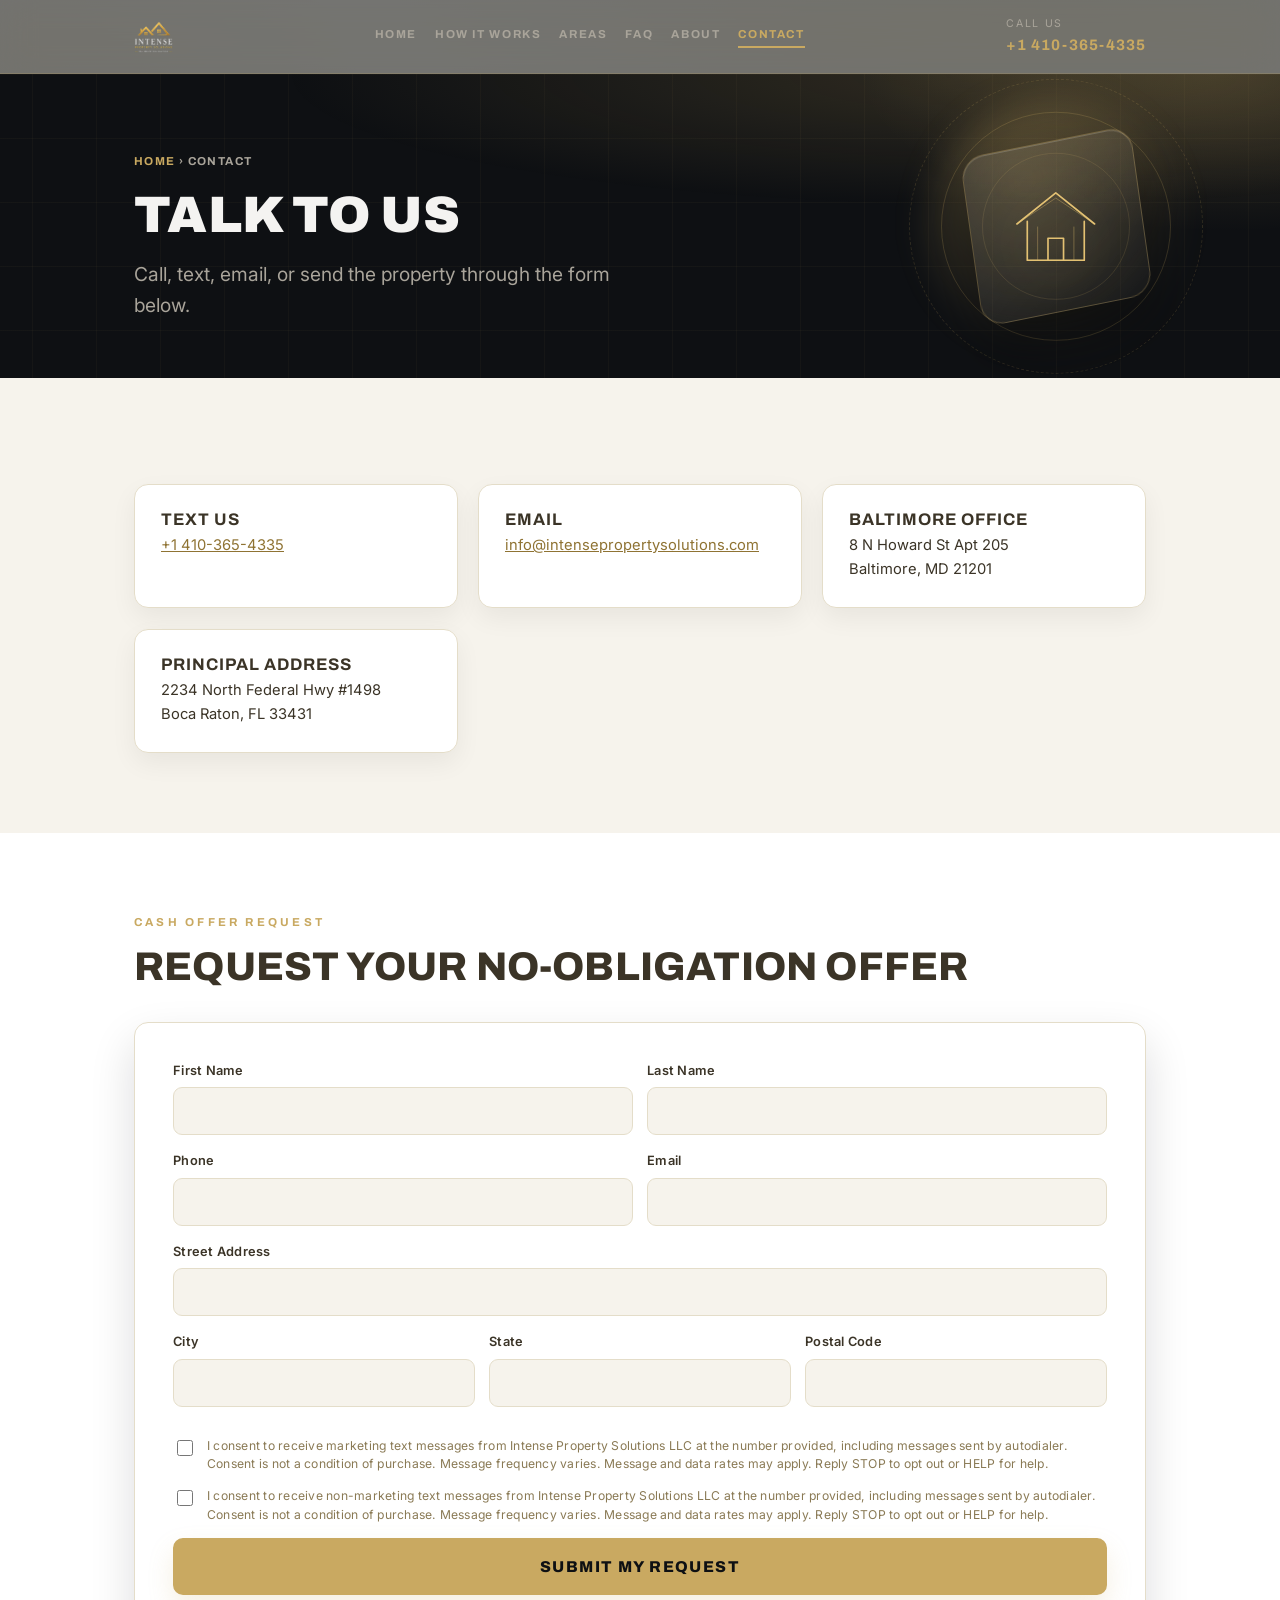
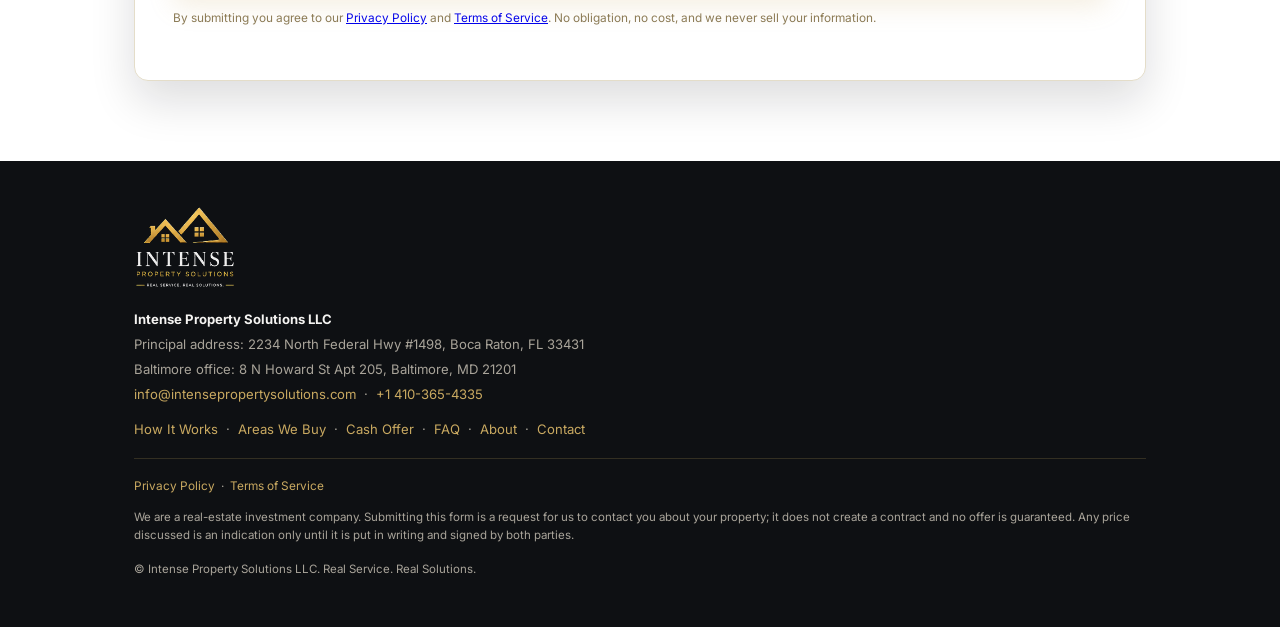
<file: contact.html>
<!doctype html>
<html lang="en">
<head>
<meta charset="utf-8">
<meta name="viewport" content="width=device-width, initial-scale=1">
<title>Contact Intense Property Solutions LLC — Baltimore & Maryland</title>
<meta name="description" content="Call, text or email Intense Property Solutions LLC, or request a no-obligation cash offer on a Baltimore or Maryland property.">
<link rel="canonical" href="https://www.intensepropertysolutions.com/contact.html">
<meta name="robots" content="index,follow">
<meta name="theme-color" content="#0E1013">
<meta property="og:type" content="website">
<meta property="og:site_name" content="Intense Property Solutions LLC">
<meta property="og:title" content="Contact Intense Property Solutions LLC — Baltimore & Maryland">
<meta property="og:description" content="Call, text or email Intense Property Solutions LLC, or request a no-obligation cash offer on a Baltimore or Maryland property.">
<meta property="og:url" content="https://www.intensepropertysolutions.com/contact.html">
<meta property="og:image" content="https://www.intensepropertysolutions.com/assets/og-image.png">
<meta property="og:image:width" content="1200">
<meta property="og:image:height" content="630">
<meta property="og:locale" content="en_US">
<meta name="twitter:card" content="summary_large_image">
<meta name="twitter:title" content="Contact Intense Property Solutions LLC — Baltimore & Maryland">
<meta name="twitter:description" content="Call, text or email Intense Property Solutions LLC, or request a no-obligation cash offer on a Baltimore or Maryland property.">
<meta name="twitter:image" content="https://www.intensepropertysolutions.com/assets/og-image.png">
<meta name="geo.region" content="US-MD">
<meta name="geo.placename" content="Baltimore">
<link rel="icon" type="image/png" href="assets/favicon.png">
<link rel="apple-touch-icon" href="assets/favicon.png">
<link rel="preconnect" href="https://fonts.googleapis.com">
<link rel="preconnect" href="https://fonts.gstatic.com" crossorigin>
<link href="https://fonts.googleapis.com/css2?family=Archivo:wght@600;700;800;900&family=Inter:wght@400;500;600;700&display=swap" rel="stylesheet">
<style>
/* ============================================================
   INTENSE PROPERTY SOLUTIONS — BRAND STYLESHEET  (locked)
   Single source of truth for every IPSolutions web page.
   Print counterpart: the Dispositions deal package (same cream/gold).
   Do not introduce new colours or fonts.
   ============================================================ */
:root{
  /* --- dark surfaces --- */
  --ink:#0E1013;          /* page ink / hero background */
  --ink-2:#171A1F;        /* elevated dark card */
  --navy:#0A1730;         /* deep navy, logo-sheet variant */
  /* --- gold --- */
  --gold:#C9A961;         /* primary gold */
  --gold-bright:#E3C173;  /* hover / emphasis */
  --gold-deep:#8F7333;    /* muted rules on cream */
  /* --- light surfaces --- */
  --cream:#F6F3EC;        /* light section background (matches print) */
  --paper:#FFFFFF;
  --line:#E4DDC9;         /* hairline on cream */
  /* --- text --- */
  --text:#3B3427;         /* body on cream */
  --muted:#8A7A55;        /* labels / small print */
  --on-dark:#F4F3F1;      /* body on ink */
  --on-dark-muted:#A9A49A;
  /* --- system --- */
  --maxw:1060px;
  --radius:14px;
  --font-display:'Archivo',system-ui,-apple-system,'Segoe UI',Roboto,Helvetica,Arial,sans-serif;
  --font-body:'Inter',system-ui,-apple-system,'Segoe UI',Roboto,Helvetica,Arial,sans-serif;
  --shadow:0 20px 45px rgba(14,16,19,.14);
}
*{box-sizing:border-box}
html{scroll-behavior:smooth}
body{margin:0;font-family:var(--font-body);color:var(--text);line-height:1.6;background:var(--cream);-webkit-font-smoothing:antialiased}
img{max-width:100%;height:auto;display:block}
.wrap{max-width:var(--maxw);margin:0 auto;padding:0 24px}
.center{text-align:center}

/* ---- type ---- */
h1,h2,h3{font-family:var(--font-display);text-transform:uppercase;letter-spacing:.005em;line-height:1.02;margin:0}
h1{font-weight:900;font-size:clamp(2.4rem,7vw,4.4rem)}
h2{font-weight:800;font-size:clamp(1.6rem,4vw,2.5rem)}
h3{font-weight:700;font-size:1.05rem;letter-spacing:.06em}
p{margin:0 0 14px}
.eyebrow{font-family:var(--font-display);font-weight:700;font-size:.72rem;letter-spacing:.28em;text-transform:uppercase;color:var(--gold);margin:0 0 16px}
.lead{font-size:clamp(1.02rem,2.2vw,1.2rem);max-width:44ch}
.on-dark{color:var(--on-dark)}
.on-dark p,.on-dark .lead{color:var(--on-dark-muted)}
.gold-rule{width:64px;height:3px;background:var(--gold);border:0;margin:22px 0}

/* ---- buttons ---- */
.btn{display:inline-block;font-family:var(--font-display);font-weight:800;text-transform:uppercase;letter-spacing:.09em;
     font-size:.98rem;padding:18px 34px;border-radius:10px;border:2px solid var(--gold);text-decoration:none;cursor:pointer;
     background:var(--gold);color:var(--ink);transition:background .15s,border-color .15s,transform .15s}
.btn:hover{background:var(--gold-bright);border-color:var(--gold-bright);transform:translateY(-1px)}
.btn.ghost{background:transparent;color:var(--gold)}
.btn.ghost:hover{background:rgba(201,169,97,.12)}
.btn.block{display:block;width:100%;text-align:center}

/* ---- header ---- */
.site-head{background:var(--ink);border-bottom:1px solid rgba(201,169,97,.22)}
.site-head .wrap{display:flex;align-items:center;justify-content:space-between;gap:20px;padding-top:16px;padding-bottom:16px}
.site-head img{height:32px;width:auto}
.head-phone{font-family:var(--font-display);font-weight:700;color:var(--gold);text-decoration:none;font-size:.95rem;letter-spacing:.06em;white-space:nowrap}
.head-phone span{display:block;font-family:var(--font-body);font-weight:400;font-size:.66rem;letter-spacing:.16em;text-transform:uppercase;color:var(--on-dark-muted)}

/* ---- hero ---- */
.hero{background:var(--ink);color:var(--on-dark);padding:clamp(56px,9vw,104px) 0 clamp(48px,7vw,84px);position:relative;overflow:hidden}
.hero::after{content:"";position:absolute;inset:0;background:radial-gradient(90% 70% at 78% 0%,rgba(201,169,97,.20),transparent 62%);pointer-events:none}
.hero .wrap{position:relative;z-index:1}
.hero h1 em{font-style:normal;color:var(--gold);display:block}
.hero .lead{margin:20px 0 30px}
.hero .actions{display:flex;flex-wrap:wrap;gap:14px;align-items:center;margin-bottom:34px}

/* ---- benefit strip ---- */
.strip{background:var(--ink-2);border-top:1px solid rgba(201,169,97,.18);border-bottom:1px solid rgba(201,169,97,.18)}
.strip .wrap{display:flex;flex-wrap:wrap;justify-content:center;gap:12px 34px;padding:16px 24px;
  font-family:var(--font-display);font-weight:700;font-size:.76rem;letter-spacing:.2em;text-transform:uppercase;color:var(--gold)}
.strip span::after{content:"•";margin-left:34px;color:var(--gold-deep)}
.strip span:last-child::after{content:""}

/* ---- generic section ---- */
.section{padding:clamp(48px,7vw,80px) 0}
.section.cream{background:var(--cream)}
.section.dark{background:var(--ink);color:var(--on-dark)}
.section.paper{background:var(--paper)}

/* ---- benefit cards ---- */
.grid-3{display:grid;grid-template-columns:repeat(auto-fit,minmax(230px,1fr));gap:20px;margin-top:34px}
.card{background:var(--paper);border:1px solid var(--line);border-radius:var(--radius);padding:26px}
.card .icon{width:46px;height:46px;border:2px solid var(--gold);border-radius:50%;display:flex;align-items:center;justify-content:center;margin-bottom:16px}
.card .icon svg{width:22px;height:22px;stroke:var(--gold);fill:none;stroke-width:2}
.card h3{color:var(--text);margin-bottom:8px}
.card p{margin:0;color:var(--muted);font-size:.95rem}
.section.dark .card{background:var(--ink-2);border-color:rgba(201,169,97,.24)}
.section.dark .card h3{color:var(--on-dark)}
.section.dark .card p{color:var(--on-dark-muted)}
.section.dark .card .num{font-family:var(--font-display);font-weight:900;font-size:1.5rem;color:var(--gold);display:block;margin-bottom:10px}

/* ---- form ---- */
.offer-card{background:var(--paper);border:1px solid var(--line);border-radius:var(--radius);box-shadow:var(--shadow);padding:clamp(22px,4vw,38px);margin-top:34px}
.row{display:flex;gap:14px;flex-wrap:wrap}
.field{flex:1 1 220px;display:flex;flex-direction:column;margin-bottom:16px}
label{font-size:.8rem;font-weight:600;letter-spacing:.02em;margin-bottom:6px;color:var(--text)}
input[type=text],input[type=email],input[type=tel],select{border:1px solid var(--line);background:var(--cream);border-radius:9px;padding:13px 13px;font-size:1rem;font-family:inherit;color:var(--text);width:100%}
input:focus,select:focus{outline:2px solid var(--gold);outline-offset:1px;border-color:var(--gold);background:var(--paper)}
.consent{display:flex;gap:11px;align-items:flex-start;font-size:.76rem;line-height:1.5;color:var(--muted);margin:14px 0;font-weight:400}
.consent input{margin-top:3px;flex:none;width:16px;height:16px;accent-color:var(--gold)}
.form-note{font-size:.74rem;color:var(--muted);margin-top:14px}

/* ---- footer ---- */
.site-foot{background:var(--ink);color:var(--on-dark-muted);padding:44px 0 34px;font-size:.82rem}
.site-foot img{height:84px;width:auto;margin-bottom:20px}
.site-foot a{color:var(--gold);text-decoration:none}
.site-foot a:hover{text-decoration:underline}
.site-foot .legal{margin-top:18px;padding-top:18px;border-top:1px solid rgba(201,169,97,.2);font-size:.74rem;line-height:1.6}
.advisory{font-size:.72rem;color:var(--muted);margin-top:16px}

/* ---- legal pages ---- */
.legal-page{background:var(--cream);padding:clamp(40px,6vw,68px) 0 70px}
.legal-page .doc{background:var(--paper);border:1px solid var(--line);border-radius:var(--radius);padding:clamp(24px,4vw,52px);max-width:820px;margin:0 auto}
.legal-page h1{font-size:clamp(1.7rem,4vw,2.4rem);margin-bottom:6px}
.legal-page h2{font-size:1.02rem;margin:30px 0 8px;letter-spacing:.08em;color:var(--gold-deep)}
.legal-page p,.legal-page li{font-size:.95rem;color:var(--text)}
.back{display:inline-block;margin-bottom:20px;font-family:var(--font-display);font-weight:700;font-size:.74rem;letter-spacing:.16em;text-transform:uppercase;color:var(--gold-deep);text-decoration:none}

@media(max-width:560px){
  .site-head img{height:26px;width:auto}
  .head-phone{font-size:.85rem}
  .strip .wrap{gap:8px 18px;font-size:.66rem}
  .strip span::after{margin-left:18px}
}

/* ---- offer form: hidden honeypot, inline validation, confirmation ---- */
.hp-field{position:absolute;left:-9999px;top:auto;width:1px;height:1px;overflow:hidden}
.field.invalid input,.field.invalid select{border-color:var(--gold-deep);box-shadow:inset 0 0 0 1px var(--gold-deep)}
.form-msg{font-family:var(--font-body);font-size:.86rem;line-height:1.45;color:var(--gold-deep);margin:10px 0 0}
.form-success{border:1px solid var(--line);background:var(--paper);border-radius:var(--radius);padding:32px 26px;text-align:center}
.form-success h3{color:var(--ink);margin:0 0 10px}
.form-success p{color:var(--text);margin:0 0 10px}
.form-success .form-note{color:var(--muted);margin:16px 0 0}

/* ---- site nav (full site) ---- */
.site-head .wrap{flex-wrap:wrap;row-gap:10px}
.nav{display:flex;flex-wrap:wrap;gap:18px;align-items:center;font-family:var(--font-display);font-weight:700;font-size:.72rem;letter-spacing:.14em;text-transform:uppercase}
.nav a{color:var(--on-dark-muted);text-decoration:none;border-bottom:2px solid transparent;padding-bottom:3px}
.nav a:hover{color:var(--gold)}
.nav a[aria-current="page"]{color:var(--gold);border-bottom-color:var(--gold)}
@media(max-width:820px){.nav{order:3;width:100%;gap:14px;font-size:.66rem}}
/* ---- inner page blocks ---- */
.page-hero{background:var(--ink);color:var(--on-dark);padding:clamp(44px,7vw,78px) 0 clamp(38px,5vw,58px);position:relative;overflow:hidden}
.page-hero::after{content:"";position:absolute;inset:0;background:radial-gradient(90% 70% at 78% 0%,rgba(201,169,97,.18),transparent 62%);pointer-events:none}
.page-hero .wrap{position:relative;z-index:1}
.page-hero h1{font-size:clamp(1.9rem,5vw,3.2rem)}
.page-hero .lead{margin:18px 0 0;color:var(--on-dark-muted)}
.crumbs{font-size:.72rem;letter-spacing:.12em;text-transform:uppercase;font-family:var(--font-display);font-weight:700;color:var(--on-dark-muted);margin:0 0 18px}
.crumbs a{color:var(--gold);text-decoration:none}
.prose{max-width:760px}
.prose h2{margin:34px 0 10px;font-size:clamp(1.2rem,2.6vw,1.5rem)}
.prose h3{margin:24px 0 8px;font-size:.95rem;letter-spacing:.08em;color:var(--gold-deep)}
.prose ul,.prose ol{margin:0 0 16px;padding-left:22px}
.prose li{margin-bottom:8px}
.prose a{color:var(--gold-deep)}
.faq{border-top:1px solid var(--line);margin-top:26px}
.faq details{border-bottom:1px solid var(--line);padding:16px 0}
.faq summary{font-family:var(--font-display);font-weight:700;font-size:.95rem;letter-spacing:.02em;cursor:pointer;color:var(--text)}
.faq summary::marker{color:var(--gold)}
.faq p{margin:12px 0 0;color:var(--muted);font-size:.95rem}
.area-block{margin-top:30px}
.area-block h2{font-size:1.15rem}
.chips{display:flex;flex-wrap:wrap;gap:8px;margin-top:12px}
.chip{background:var(--paper);border:1px solid var(--line);border-radius:999px;padding:6px 13px;font-size:.8rem;color:var(--text);font-family:var(--font-display);font-weight:700;letter-spacing:.06em}
.cta-band{background:var(--ink);color:var(--on-dark);padding:clamp(44px,6vw,70px) 0;text-align:center}
.cta-band h2{margin-bottom:12px}
.cta-band p{color:var(--on-dark-muted);max-width:52ch;margin:0 auto 24px}
.contact-grid{display:grid;grid-template-columns:repeat(auto-fit,minmax(240px,1fr));gap:20px;margin-top:26px}
.contact-grid .card h3{margin-bottom:6px}
.contact-grid .card p,.contact-grid .card a{font-size:.92rem;color:var(--text);margin:0}
.contact-grid .card a{color:var(--gold-deep)}
/* ============================================================
   MOTION + DEPTH LAYER — additive polish only.
   No copy, layout order, colour or font changes to the locked sheet.
   ============================================================ */
:root{--lift:0 26px 60px rgba(14,16,19,.18)}
html{scroll-behavior:smooth}
body{background:
  radial-gradient(1100px 520px at 82% -8%,rgba(201,169,97,.10),transparent 62%),
  radial-gradient(760px 420px at -5% 12%,rgba(201,169,97,.07),transparent 58%),
  var(--cream);
  background-attachment:fixed}

/* ---- frosted header that solidifies as you scroll ---- */
.site-head{position:sticky;top:0;z-index:60;background:rgba(14,16,19,.56);
  -webkit-backdrop-filter:blur(16px) saturate(150%);backdrop-filter:blur(16px) saturate(150%);
  transition:background .35s ease,box-shadow .35s ease,border-color .35s ease}
.site-head .wrap{transition:padding .35s ease}
.site-head img{transition:height .35s ease}
.site-head.is-stuck{background:rgba(14,16,19,.76);border-bottom-color:rgba(201,169,97,.36);
  box-shadow:0 18px 44px rgba(4,6,9,.45)}
.site-head.is-stuck .wrap{padding-top:9px;padding-bottom:9px}
.site-head.is-stuck img{height:26px}
.head-phone{transition:color .2s ease}
.head-phone:hover{color:var(--gold-bright)}

/* ---- hero: fine grid, drifting light ---- */
.hero{isolation:isolate;
  background-image:
    linear-gradient(rgba(201,169,97,.055) 1px,transparent 1px),
    linear-gradient(90deg,rgba(201,169,97,.055) 1px,transparent 1px);
  background-size:100% 68px,68px 100%;background-position:center top}
.hero::before{content:"";position:absolute;inset:-25% -12% auto -12%;height:80%;z-index:0;pointer-events:none;
  background:
    radial-gradient(38% 52% at 22% 34%,rgba(201,169,97,.26),transparent 70%),
    radial-gradient(30% 46% at 84% 12%,rgba(227,193,115,.20),transparent 72%);
  filter:blur(10px);animation:ipDrift 22s ease-in-out infinite alternate}
.page-hero{isolation:isolate;
  background-image:
    linear-gradient(rgba(201,169,97,.045) 1px,transparent 1px),
    linear-gradient(90deg,rgba(201,169,97,.045) 1px,transparent 1px);
  background-size:100% 64px,64px 100%;background-position:center top}
.page-hero::before{content:"";position:absolute;inset:-30% -10% auto -10%;height:135%;z-index:0;pointer-events:none;
  background:radial-gradient(34% 58% at 88% 20%,rgba(201,169,97,.22),transparent 70%);
  animation:ipDrift 26s ease-in-out infinite alternate}
@keyframes ipDrift{from{transform:translate3d(-1.5%,1%,0) scale(1)}to{transform:translate3d(2.5%,-2%,0) scale(1.07)}}

/* ---- the thing that was missing: depth on the empty right side ---- */
.hero-art{position:absolute;right:6%;top:50%;width:clamp(210px,23vw,320px);aspect-ratio:1;
  transform:translateY(-50%);display:grid;place-items:center;z-index:0;pointer-events:none;color:var(--gold)}
.hero .wrap,.page-hero .wrap{padding-right:min(34%,360px)}
.art-glow{position:absolute;inset:6%;border-radius:50%;
  background:radial-gradient(circle at 38% 32%,rgba(201,169,97,.32),rgba(201,169,97,.02) 68%);filter:blur(16px)}
.art-ring{position:absolute;border-radius:50%;border:1px solid rgba(201,169,97,.34)}
.art-ring.r1{inset:0;border-style:dashed;opacity:.5;animation:ipSpin 64s linear infinite}
.art-ring.r2{inset:11%;border-color:rgba(201,169,97,.22);animation:ipSpin 46s linear infinite reverse}
.art-ring.r3{inset:25%;border-color:rgba(201,169,97,.15)}
.art-plate{position:absolute;inset:20%;border-radius:24px;
  background:linear-gradient(145deg,rgba(255,255,255,.10),rgba(255,255,255,.02));
  border:1px solid rgba(201,169,97,.30);
  box-shadow:0 30px 60px rgba(0,0,0,.38),inset 0 1px 0 rgba(255,255,255,.18);
  transform:rotate(-8deg) rotateX(16deg) rotateY(-12deg)}
.art-mark{position:relative;width:44%;color:var(--gold-bright);
  filter:drop-shadow(0 10px 24px rgba(201,169,97,.38));animation:ipFloat 9s ease-in-out infinite}
.art-mark svg{width:100%;height:auto;display:block}
@keyframes ipSpin{to{transform:rotate(360deg)}}
@keyframes ipFloat{0%,100%{transform:translateY(-4px)}50%{transform:translateY(6px)}}

/* ---- cards: softer depth, lift, gold spotlight, gentle 3D ---- */
.card,.offer-card{position:relative;transform-style:preserve-3d;will-change:transform;
  transition:transform .35s cubic-bezier(.2,.7,.2,1),box-shadow .35s ease,border-color .35s ease}
.card{box-shadow:0 10px 26px rgba(14,16,19,.06)}
.card:hover,.offer-card:hover{box-shadow:var(--lift);border-color:rgba(201,169,97,.45)}
.card::after,.offer-card::after{content:"";position:absolute;inset:0;border-radius:inherit;pointer-events:none;
  background:radial-gradient(240px 180px at var(--mx,50%) var(--my,0%),rgba(201,169,97,.16),transparent 70%);
  opacity:0;transition:opacity .3s ease}
.card:hover::after,.offer-card:hover::after{opacity:1}

/* ---- buttons: gold sheen sweep ---- */
.btn{position:relative;overflow:hidden;box-shadow:0 12px 26px rgba(201,169,97,.18)}
.btn::after{content:"";position:absolute;top:0;left:-60%;width:40%;height:100%;pointer-events:none;
  background:linear-gradient(100deg,transparent,rgba(255,255,255,.45),transparent);
  transform:skewX(-18deg);transition:left .55s ease}
.btn:hover::after{left:120%}

/* ---- strip gleam ---- */
.strip{background:linear-gradient(90deg,var(--ink-2),#1e2229,var(--ink-2))}

/* ---- scroll reveal ---- */
.reveal{opacity:0;transform:translateY(14px);transition:opacity .55s cubic-bezier(.2,.7,.2,1),transform .55s cubic-bezier(.2,.7,.2,1)}
.reveal.in{opacity:1;transform:none}

@media (max-width:980px){
  .hero-art{display:none}
  .hero .wrap,.page-hero .wrap{padding-right:24px}
}
@media (prefers-reduced-motion:reduce){
  html{scroll-behavior:auto}
  .hero::before,.page-hero::before,.art-ring,.art-mark{animation:none!important}
  .reveal{opacity:1!important;transform:none!important}
}

</style>
<script type="application/ld+json">{"@context":"https://schema.org","@type":"BreadcrumbList","itemListElement":[{"@type":"ListItem","position":1,"name":"Home","item":"https://www.intensepropertysolutions.com/"},{"@type":"ListItem","position":2,"name":"Contact","item":"https://www.intensepropertysolutions.com/contact.html"}]}</script>
</head>
<body>
<header class="site-head">
  <div class="wrap">
    <a href="index.html" aria-label="Intense Property Solutions home"><img src="assets/logo-on-dark.png" alt="Intense Property Solutions" width="362" height="297"></a>
    <nav class="nav" aria-label="Main"><a href="index.html">Home</a><a href="how-it-works.html">How It Works</a><a href="areas.html">Areas</a><a href="faq.html">FAQ</a><a href="about.html">About</a><a href="contact.html" aria-current="page">Contact</a></nav>
    <a class="head-phone" href="tel:+14103654335"><span>Call us</span>+1 410-365-4335</a>
  </div>
</header>
<section class="page-hero"><div class="hero-art" aria-hidden="true"><span class="art-glow"></span><span class="art-ring r1"></span><span class="art-ring r2"></span><span class="art-ring r3"></span><span class="art-plate"></span><span class="art-mark"><svg viewBox="0 0 200 200" fill="none"><g stroke="currentColor" stroke-width="2.6" stroke-linejoin="round" stroke-linecap="round"><path d="M40 96 L100 48 L160 96"/><path d="M56 92 V152 H144 V92"/><path d="M88 152 V118 H112 V152"/></g><g stroke="currentColor" stroke-width="1.1" opacity=".5"><path d="M40 96 L100 56 L160 96"/><path d="M56 152 H144"/><path d="M72 152 V100"/><path d="M128 152 V100"/></g></svg></span></div>
  <div class="wrap">
    <nav class="crumbs" aria-label="Breadcrumb"><a href="index.html">Home</a> &rsaquo; Contact</nav>
    <h1>Talk to us</h1>
    <p class="lead">Call, text, email, or send the property through the form below.</p>
  </div>
</section>
<section class="section cream">
  <div class="wrap">
    <div class="contact-grid">
      <div class="card"><h3>Text us</h3><p><a href="sms:+14103654335?&body=Hi%2C%20I%20would%20like%20a%20cash%20offer%20for%20my%20property.%20The%20address%20is%3A%20">+1 410-365-4335</a></p></div>
      <div class="card"><h3>Email</h3><p><a href="mailto:info@intensepropertysolutions.com">info@intensepropertysolutions.com</a></p></div>
      <div class="card"><h3>Baltimore office</h3><p>8 N Howard St Apt 205<br>Baltimore, MD 21201</p></div>
      <div class="card"><h3>Principal address</h3><p>2234 North Federal Hwy #1498<br>Boca Raton, FL 33431</p></div>
    </div>
  </div>
</section>
<section class="section paper">
  <div class="wrap">
    <p class="eyebrow">Cash offer request</p>
    <h2>Request your no-obligation offer</h2>
    <div class="offer-card">
<div class="form-success" id="form-success" hidden role="status">
        <h3>Request received</h3>
        <p>Thank you. We have your details and a member of our team will be in touch about your cash offer.</p>
        <p class="form-note">Need us sooner? Text <a href="sms:+14103654335?&body=Hi%2C%20I%20would%20like%20a%20cash%20offer%20for%20my%20property.%20The%20address%20is%3A%20">+1 410-365-4335</a>.</p>
      </div>

      <form id="offer-form" action="https://build.twin.so/triggers/e081f625-10a9-40b0-9259-9f79b8866fbf/webhook" method="post" novalidate>
        <input type="hidden" name="page" value="/">
        <input type="hidden" name="submitted_at" id="submitted_at" value="">
        <div class="hp-field" aria-hidden="true"><label for="hp">Leave this field empty</label><input id="hp" name="hp" type="text" tabindex="-1" autocomplete="off"></div>
        <div class="row">
          <div class="field"><label for="first_name">First Name</label><input id="first_name" name="first_name" type="text" autocomplete="given-name" required></div>
          <div class="field"><label for="last_name">Last Name</label><input id="last_name" name="last_name" type="text" autocomplete="family-name" required></div>
        </div>
        <div class="row">
          <div class="field"><label for="phone">Phone</label><input id="phone" name="phone" type="tel" autocomplete="tel" required></div>
          <div class="field"><label for="email">Email</label><input id="email" name="email" type="email" autocomplete="email"></div>
        </div>
        <div class="field"><label for="street">Street Address</label><input id="street" name="street" type="text" autocomplete="street-address" required></div>
        <div class="row">
          <div class="field"><label for="city">City</label><input id="city" name="city" type="text" autocomplete="address-level2" required></div>
          <div class="field"><label for="state">State</label><input id="state" name="state" type="text" autocomplete="address-level1" required></div>
          <div class="field"><label for="postal">Postal Code</label><input id="postal" name="postal" type="text" autocomplete="postal-code" required></div>
        </div>

        <label class="consent"><input type="checkbox" name="consent_marketing" value="yes"><span>I consent to receive marketing text messages from Intense Property Solutions LLC at the number provided, including messages sent by autodialer. Consent is not a condition of purchase. Message frequency varies. Message and data rates may apply. Reply STOP to opt out or HELP for help.</span></label>
        <label class="consent"><input type="checkbox" name="consent_non_marketing" value="yes"><span>I consent to receive non-marketing text messages from Intense Property Solutions LLC at the number provided, including messages sent by autodialer. Consent is not a condition of purchase. Message frequency varies. Message and data rates may apply. Reply STOP to opt out or HELP for help.</span></label>

        <button class="btn block" type="submit" style="margin-top:10px">Submit My Request</button>
        <p class="form-msg" id="form-msg" role="alert" hidden></p>
        <p class="form-note">By submitting you agree to our <a href="privacy.html">Privacy Policy</a> and <a href="terms.html">Terms of Service</a>. No obligation, no cost, and we never sell your information.</p>
      </form>
    </div>
  </div>
</section>
<iframe name="ip-submit-sink" id="ip-submit-sink" title="Submission result" style="display:none" aria-hidden="true"></iframe>
<script>
(function () {
  var ENDPOINT = "https://build.twin.so/triggers/e081f625-10a9-40b0-9259-9f79b8866fbf/webhook";
  var form = document.getElementById('offer-form');
  if (!form) return;
  var msg = document.getElementById('form-msg');
  var success = document.getElementById('form-success');
  var sink = document.getElementById('ip-submit-sink');
  var stamp = document.getElementById('submitted_at');
  var button = form.querySelector('button[type="submit"]');
  var buttonLabel = button ? button.textContent : '';
  var required = ['first_name', 'last_name', 'phone', 'street', 'city', 'state', 'postal'];
  var sent = false;

  function field(name) { return form.querySelector('[name="' + name + '"]'); }
  function wrap(name) { var el = field(name); return el ? el.closest('.field') : null; }
  function digits(v) { return String(v || '').replace(/\D/g, ''); }
  function clear() {
    msg.hidden = true; msg.textContent = '';
    Array.prototype.forEach.call(form.querySelectorAll('.field.invalid'), function (el) {
      el.classList.remove('invalid');
    });
  }
  function fail(text, name) {
    if (name && wrap(name)) wrap(name).classList.add('invalid');
    msg.textContent = text; msg.hidden = false;
    msg.scrollIntoView({ behavior: 'smooth', block: 'nearest' });
  }

  form.setAttribute('target', 'ip-submit-sink');
  if (stamp) stamp.value = new Date().toISOString();

  form.addEventListener('submit', function (e) {
    clear();
    var missing = [];
    required.forEach(function (n) {
      var el = field(n);
      if (el && !String(el.value || '').trim()) { missing.push(n); if (wrap(n)) wrap(n).classList.add('invalid'); }
    });
    if (missing.length) {
      e.preventDefault();
      fail('Please complete every field marked above before sending your request.');
      return;
    }
    if (digits(field('phone').value).length < 10) {
      e.preventDefault(); fail('Please enter a 10-digit phone number.', 'phone'); return;
    }
    var st = field('state');
    st.value = String(st.value || '').trim().toUpperCase();
    if (st.value.length !== 2) {
      e.preventDefault(); fail('Please enter the two-letter state, such as MD.', 'state'); return;
    }
    if (stamp) stamp.value = new Date().toISOString();
    sent = true;
    if (button) { button.disabled = true; button.textContent = 'Sending your request…'; }
    window.setTimeout(function () {
      if (!sent || !button || !button.disabled) return;
      button.disabled = false; button.textContent = buttonLabel;
      fail('This is taking longer than expected. Please try again, or call +1 410-365-4335.');
    }, 25000);
  });

  if (sink) sink.addEventListener('load', function () {
    if (!sent) return;
    sent = false;
    form.hidden = true;
    if (success) {
      success.hidden = false;
      success.scrollIntoView({ behavior: 'smooth', block: 'center' });
    }
  });
})();
</script>

<footer class="site-foot">
  <div class="wrap">
    <img src="assets/logo-on-dark.png" alt="Intense Property Solutions" width="362" height="297">
    <p style="margin:0 0 4px"><strong style="color:#F4F3F1">Intense Property Solutions LLC</strong></p>
    <p style="margin:0 0 4px">Principal address: 2234 North Federal Hwy #1498, Boca Raton, FL 33431</p>
    <p style="margin:0 0 4px">Baltimore office: 8 N Howard St Apt 205, Baltimore, MD 21201</p>
    <p style="margin:0 0 4px"><a href="mailto:info@intensepropertysolutions.com">info@intensepropertysolutions.com</a> &nbsp;&middot;&nbsp; <a href="sms:+14103654335?&body=Hi%2C%20I%20would%20like%20a%20cash%20offer%20for%20my%20property.%20The%20address%20is%3A%20">+1 410-365-4335</a></p>
    <p style="margin:14px 0 0"><a href="how-it-works.html">How It Works</a> &nbsp;&middot;&nbsp; <a href="areas.html">Areas We Buy</a> &nbsp;&middot;&nbsp; <a href="cash-offer.html">Cash Offer</a> &nbsp;&middot;&nbsp; <a href="faq.html">FAQ</a> &nbsp;&middot;&nbsp; <a href="about.html">About</a> &nbsp;&middot;&nbsp; <a href="contact.html">Contact</a></p>
    <div class="legal">
      <a href="privacy.html">Privacy Policy</a> &nbsp;&middot;&nbsp; <a href="terms.html">Terms of Service</a>
      <p class="advisory" style="color:#A9A49A;margin-top:12px">We are a real-estate investment company. Submitting this form is a request for us to contact you about your property; it does not create a contract and no offer is guaranteed. Any price discussed is an indication only until it is put in writing and signed by both parties.</p>
      <p class="advisory" style="color:#A9A49A">&copy; Intense Property Solutions LLC. Real Service. Real Solutions.</p>
    </div>
  </div>
</footer>
<script>
(function(){
  var reduce = window.matchMedia('(prefers-reduced-motion: reduce)').matches;
  var head = document.querySelector('.site-head');
  function stuck(){ if(head) head.classList.toggle('is-stuck', window.scrollY > 8); }
  stuck(); window.addEventListener('scroll', stuck, {passive:true});
  if (reduce) return;
  var io = 'IntersectionObserver' in window ? new IntersectionObserver(function(entries){
    entries.forEach(function(e){ if(e.isIntersecting){ e.target.classList.add('in'); setTimeout(function(){ e.target.style.transitionDelay=''; }, 1000); io.unobserve(e.target); } });
  }, {rootMargin:'220px 0px 220px 0px', threshold:0}) : null;
  if (io) {
    var picks = document.querySelectorAll('.section .wrap > *, .strip .wrap > *, .contact-grid > *, .hero .actions, .hero .lead');
    [].forEach.call(picks, function(el, i){
      el.classList.add('reveal');
      el.style.transitionDelay = (Math.min(i, 6) % 4) * 70 + 'ms';
      io.observe(el);
    });
  }
  [].forEach.call(document.querySelectorAll('.card, .offer-card'), function(card){
    card.addEventListener('pointermove', function(ev){
      if (ev.pointerType === 'touch') return;
      var r = card.getBoundingClientRect();
      var px = (ev.clientX - r.left) / r.width, py = (ev.clientY - r.top) / r.height;
      card.style.setProperty('--mx', (px * 100).toFixed(1) + '%');
      card.style.setProperty('--my', (py * 100).toFixed(1) + '%');
      card.style.transform = 'perspective(900px) rotateX(' + ((0.5 - py) * 3.5).toFixed(2) + 'deg) rotateY(' + ((px - 0.5) * 4.5).toFixed(2) + 'deg) translateY(-4px)';
    });
    card.addEventListener('pointerleave', function(){ card.style.transform = ''; });
  });
})();
</script></body>
</html>
</file>
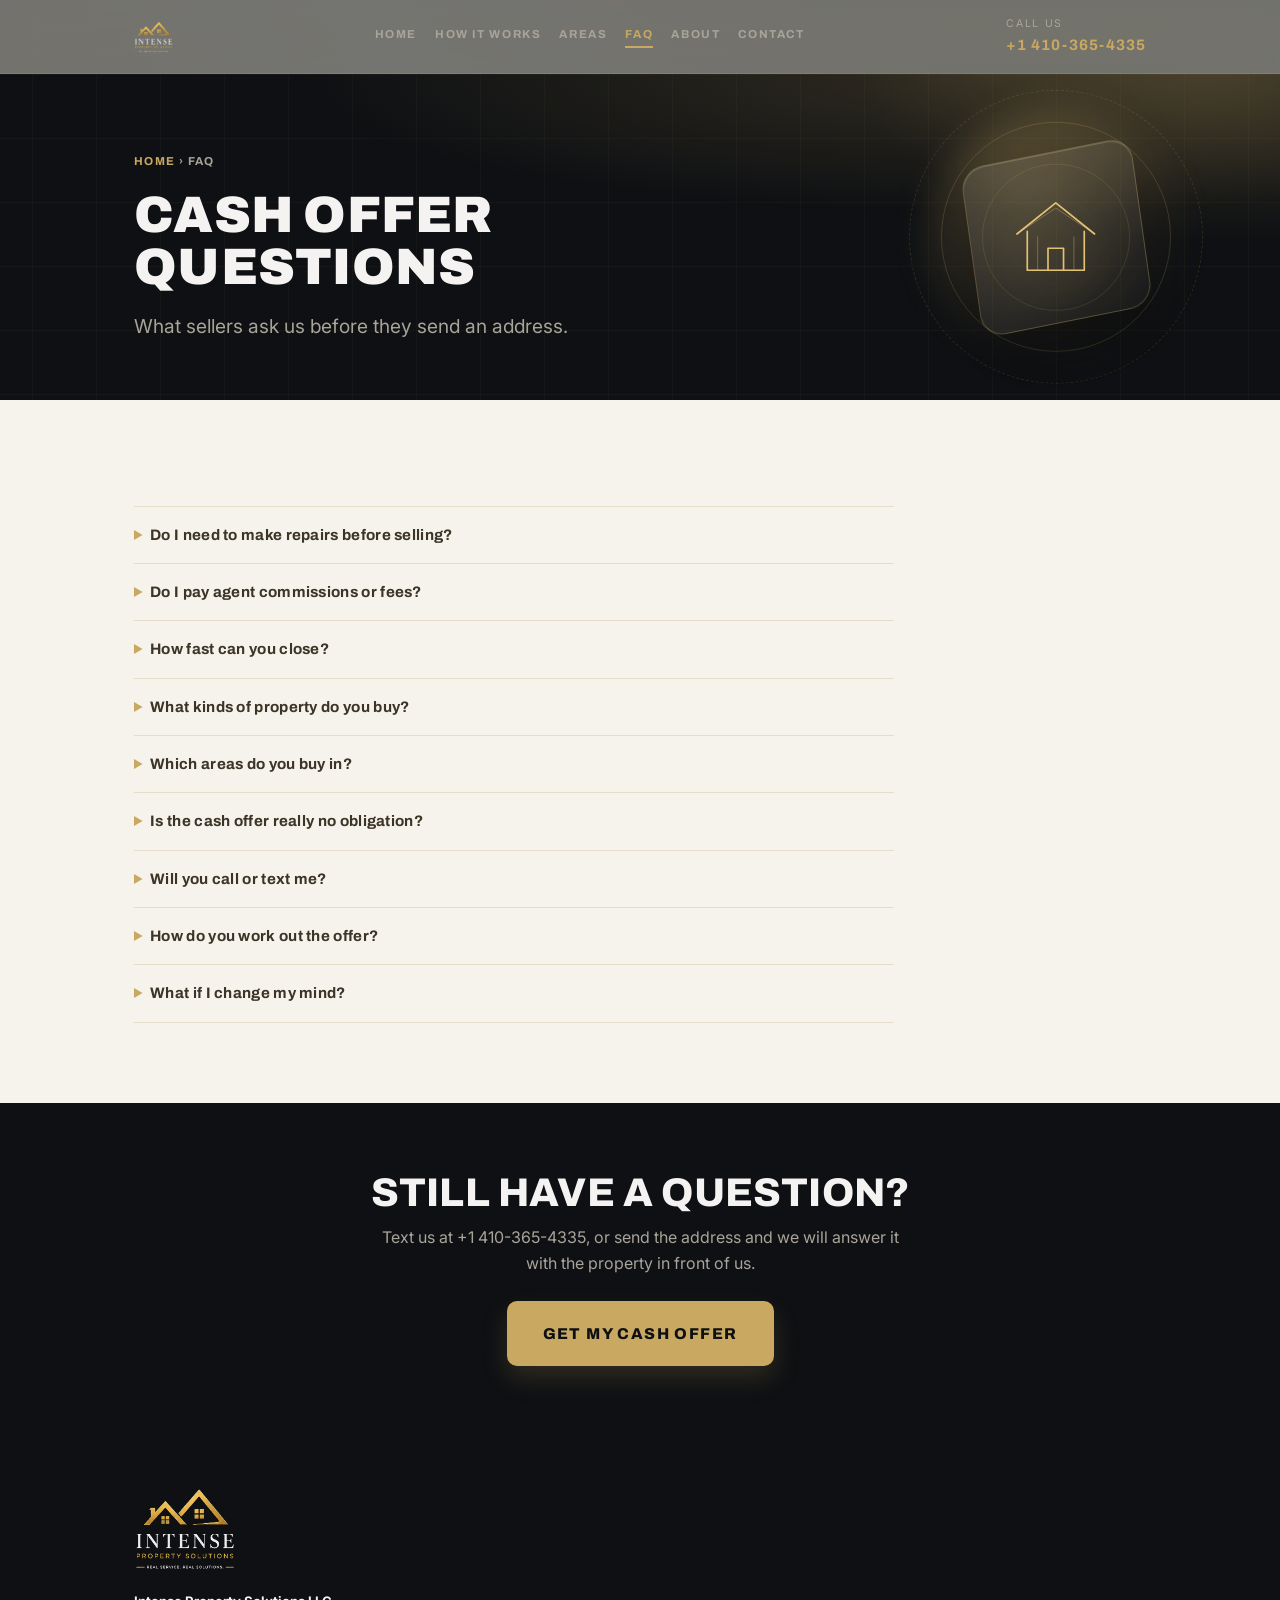
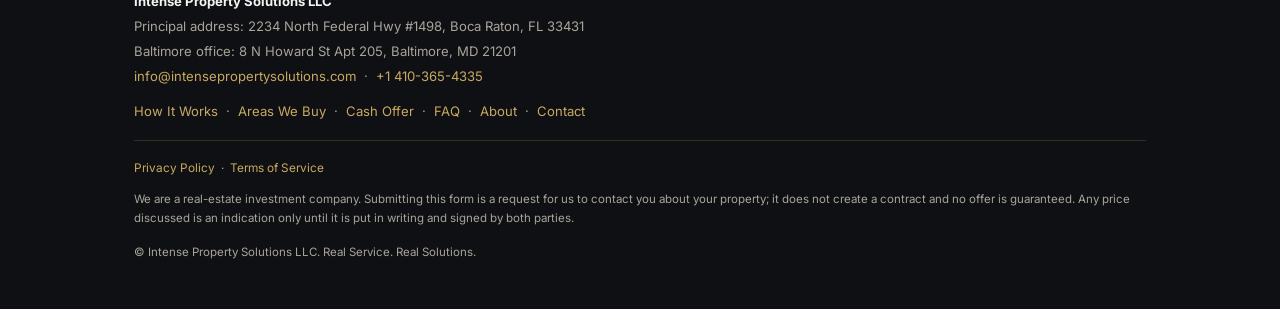
<file: faq.html>
<!doctype html>
<html lang="en">
<head>
<meta charset="utf-8">
<meta name="viewport" content="width=device-width, initial-scale=1">
<title>Cash Offer FAQ — Selling a House As-Is in Baltimore</title>
<meta name="description" content="Answers on repairs, fees, closing timelines, property types, service areas and text-message consent for a cash offer from Intense Property Solutions LLC.">
<link rel="canonical" href="https://www.intensepropertysolutions.com/faq.html">
<meta name="robots" content="index,follow">
<meta name="theme-color" content="#0E1013">
<meta property="og:type" content="website">
<meta property="og:site_name" content="Intense Property Solutions LLC">
<meta property="og:title" content="Cash Offer FAQ — Selling a House As-Is in Baltimore">
<meta property="og:description" content="Answers on repairs, fees, closing timelines, property types, service areas and text-message consent for a cash offer from Intense Property Solutions LLC.">
<meta property="og:url" content="https://www.intensepropertysolutions.com/faq.html">
<meta property="og:image" content="https://www.intensepropertysolutions.com/assets/og-image.png">
<meta property="og:image:width" content="1200">
<meta property="og:image:height" content="630">
<meta property="og:locale" content="en_US">
<meta name="twitter:card" content="summary_large_image">
<meta name="twitter:title" content="Cash Offer FAQ — Selling a House As-Is in Baltimore">
<meta name="twitter:description" content="Answers on repairs, fees, closing timelines, property types, service areas and text-message consent for a cash offer from Intense Property Solutions LLC.">
<meta name="twitter:image" content="https://www.intensepropertysolutions.com/assets/og-image.png">
<meta name="geo.region" content="US-MD">
<meta name="geo.placename" content="Baltimore">
<link rel="icon" type="image/png" href="assets/favicon.png">
<link rel="apple-touch-icon" href="assets/favicon.png">
<link rel="preconnect" href="https://fonts.googleapis.com">
<link rel="preconnect" href="https://fonts.gstatic.com" crossorigin>
<link href="https://fonts.googleapis.com/css2?family=Archivo:wght@600;700;800;900&family=Inter:wght@400;500;600;700&display=swap" rel="stylesheet">
<style>
/* ============================================================
   INTENSE PROPERTY SOLUTIONS — BRAND STYLESHEET  (locked)
   Single source of truth for every IPSolutions web page.
   Print counterpart: the Dispositions deal package (same cream/gold).
   Do not introduce new colours or fonts.
   ============================================================ */
:root{
  /* --- dark surfaces --- */
  --ink:#0E1013;          /* page ink / hero background */
  --ink-2:#171A1F;        /* elevated dark card */
  --navy:#0A1730;         /* deep navy, logo-sheet variant */
  /* --- gold --- */
  --gold:#C9A961;         /* primary gold */
  --gold-bright:#E3C173;  /* hover / emphasis */
  --gold-deep:#8F7333;    /* muted rules on cream */
  /* --- light surfaces --- */
  --cream:#F6F3EC;        /* light section background (matches print) */
  --paper:#FFFFFF;
  --line:#E4DDC9;         /* hairline on cream */
  /* --- text --- */
  --text:#3B3427;         /* body on cream */
  --muted:#8A7A55;        /* labels / small print */
  --on-dark:#F4F3F1;      /* body on ink */
  --on-dark-muted:#A9A49A;
  /* --- system --- */
  --maxw:1060px;
  --radius:14px;
  --font-display:'Archivo',system-ui,-apple-system,'Segoe UI',Roboto,Helvetica,Arial,sans-serif;
  --font-body:'Inter',system-ui,-apple-system,'Segoe UI',Roboto,Helvetica,Arial,sans-serif;
  --shadow:0 20px 45px rgba(14,16,19,.14);
}
*{box-sizing:border-box}
html{scroll-behavior:smooth}
body{margin:0;font-family:var(--font-body);color:var(--text);line-height:1.6;background:var(--cream);-webkit-font-smoothing:antialiased}
img{max-width:100%;height:auto;display:block}
.wrap{max-width:var(--maxw);margin:0 auto;padding:0 24px}
.center{text-align:center}

/* ---- type ---- */
h1,h2,h3{font-family:var(--font-display);text-transform:uppercase;letter-spacing:.005em;line-height:1.02;margin:0}
h1{font-weight:900;font-size:clamp(2.4rem,7vw,4.4rem)}
h2{font-weight:800;font-size:clamp(1.6rem,4vw,2.5rem)}
h3{font-weight:700;font-size:1.05rem;letter-spacing:.06em}
p{margin:0 0 14px}
.eyebrow{font-family:var(--font-display);font-weight:700;font-size:.72rem;letter-spacing:.28em;text-transform:uppercase;color:var(--gold);margin:0 0 16px}
.lead{font-size:clamp(1.02rem,2.2vw,1.2rem);max-width:44ch}
.on-dark{color:var(--on-dark)}
.on-dark p,.on-dark .lead{color:var(--on-dark-muted)}
.gold-rule{width:64px;height:3px;background:var(--gold);border:0;margin:22px 0}

/* ---- buttons ---- */
.btn{display:inline-block;font-family:var(--font-display);font-weight:800;text-transform:uppercase;letter-spacing:.09em;
     font-size:.98rem;padding:18px 34px;border-radius:10px;border:2px solid var(--gold);text-decoration:none;cursor:pointer;
     background:var(--gold);color:var(--ink);transition:background .15s,border-color .15s,transform .15s}
.btn:hover{background:var(--gold-bright);border-color:var(--gold-bright);transform:translateY(-1px)}
.btn.ghost{background:transparent;color:var(--gold)}
.btn.ghost:hover{background:rgba(201,169,97,.12)}
.btn.block{display:block;width:100%;text-align:center}

/* ---- header ---- */
.site-head{background:var(--ink);border-bottom:1px solid rgba(201,169,97,.22)}
.site-head .wrap{display:flex;align-items:center;justify-content:space-between;gap:20px;padding-top:16px;padding-bottom:16px}
.site-head img{height:32px;width:auto}
.head-phone{font-family:var(--font-display);font-weight:700;color:var(--gold);text-decoration:none;font-size:.95rem;letter-spacing:.06em;white-space:nowrap}
.head-phone span{display:block;font-family:var(--font-body);font-weight:400;font-size:.66rem;letter-spacing:.16em;text-transform:uppercase;color:var(--on-dark-muted)}

/* ---- hero ---- */
.hero{background:var(--ink);color:var(--on-dark);padding:clamp(56px,9vw,104px) 0 clamp(48px,7vw,84px);position:relative;overflow:hidden}
.hero::after{content:"";position:absolute;inset:0;background:radial-gradient(90% 70% at 78% 0%,rgba(201,169,97,.20),transparent 62%);pointer-events:none}
.hero .wrap{position:relative;z-index:1}
.hero h1 em{font-style:normal;color:var(--gold);display:block}
.hero .lead{margin:20px 0 30px}
.hero .actions{display:flex;flex-wrap:wrap;gap:14px;align-items:center;margin-bottom:34px}

/* ---- benefit strip ---- */
.strip{background:var(--ink-2);border-top:1px solid rgba(201,169,97,.18);border-bottom:1px solid rgba(201,169,97,.18)}
.strip .wrap{display:flex;flex-wrap:wrap;justify-content:center;gap:12px 34px;padding:16px 24px;
  font-family:var(--font-display);font-weight:700;font-size:.76rem;letter-spacing:.2em;text-transform:uppercase;color:var(--gold)}
.strip span::after{content:"•";margin-left:34px;color:var(--gold-deep)}
.strip span:last-child::after{content:""}

/* ---- generic section ---- */
.section{padding:clamp(48px,7vw,80px) 0}
.section.cream{background:var(--cream)}
.section.dark{background:var(--ink);color:var(--on-dark)}
.section.paper{background:var(--paper)}

/* ---- benefit cards ---- */
.grid-3{display:grid;grid-template-columns:repeat(auto-fit,minmax(230px,1fr));gap:20px;margin-top:34px}
.card{background:var(--paper);border:1px solid var(--line);border-radius:var(--radius);padding:26px}
.card .icon{width:46px;height:46px;border:2px solid var(--gold);border-radius:50%;display:flex;align-items:center;justify-content:center;margin-bottom:16px}
.card .icon svg{width:22px;height:22px;stroke:var(--gold);fill:none;stroke-width:2}
.card h3{color:var(--text);margin-bottom:8px}
.card p{margin:0;color:var(--muted);font-size:.95rem}
.section.dark .card{background:var(--ink-2);border-color:rgba(201,169,97,.24)}
.section.dark .card h3{color:var(--on-dark)}
.section.dark .card p{color:var(--on-dark-muted)}
.section.dark .card .num{font-family:var(--font-display);font-weight:900;font-size:1.5rem;color:var(--gold);display:block;margin-bottom:10px}

/* ---- form ---- */
.offer-card{background:var(--paper);border:1px solid var(--line);border-radius:var(--radius);box-shadow:var(--shadow);padding:clamp(22px,4vw,38px);margin-top:34px}
.row{display:flex;gap:14px;flex-wrap:wrap}
.field{flex:1 1 220px;display:flex;flex-direction:column;margin-bottom:16px}
label{font-size:.8rem;font-weight:600;letter-spacing:.02em;margin-bottom:6px;color:var(--text)}
input[type=text],input[type=email],input[type=tel],select{border:1px solid var(--line);background:var(--cream);border-radius:9px;padding:13px 13px;font-size:1rem;font-family:inherit;color:var(--text);width:100%}
input:focus,select:focus{outline:2px solid var(--gold);outline-offset:1px;border-color:var(--gold);background:var(--paper)}
.consent{display:flex;gap:11px;align-items:flex-start;font-size:.76rem;line-height:1.5;color:var(--muted);margin:14px 0;font-weight:400}
.consent input{margin-top:3px;flex:none;width:16px;height:16px;accent-color:var(--gold)}
.form-note{font-size:.74rem;color:var(--muted);margin-top:14px}

/* ---- footer ---- */
.site-foot{background:var(--ink);color:var(--on-dark-muted);padding:44px 0 34px;font-size:.82rem}
.site-foot img{height:84px;width:auto;margin-bottom:20px}
.site-foot a{color:var(--gold);text-decoration:none}
.site-foot a:hover{text-decoration:underline}
.site-foot .legal{margin-top:18px;padding-top:18px;border-top:1px solid rgba(201,169,97,.2);font-size:.74rem;line-height:1.6}
.advisory{font-size:.72rem;color:var(--muted);margin-top:16px}

/* ---- legal pages ---- */
.legal-page{background:var(--cream);padding:clamp(40px,6vw,68px) 0 70px}
.legal-page .doc{background:var(--paper);border:1px solid var(--line);border-radius:var(--radius);padding:clamp(24px,4vw,52px);max-width:820px;margin:0 auto}
.legal-page h1{font-size:clamp(1.7rem,4vw,2.4rem);margin-bottom:6px}
.legal-page h2{font-size:1.02rem;margin:30px 0 8px;letter-spacing:.08em;color:var(--gold-deep)}
.legal-page p,.legal-page li{font-size:.95rem;color:var(--text)}
.back{display:inline-block;margin-bottom:20px;font-family:var(--font-display);font-weight:700;font-size:.74rem;letter-spacing:.16em;text-transform:uppercase;color:var(--gold-deep);text-decoration:none}

@media(max-width:560px){
  .site-head img{height:26px;width:auto}
  .head-phone{font-size:.85rem}
  .strip .wrap{gap:8px 18px;font-size:.66rem}
  .strip span::after{margin-left:18px}
}

/* ---- offer form: hidden honeypot, inline validation, confirmation ---- */
.hp-field{position:absolute;left:-9999px;top:auto;width:1px;height:1px;overflow:hidden}
.field.invalid input,.field.invalid select{border-color:var(--gold-deep);box-shadow:inset 0 0 0 1px var(--gold-deep)}
.form-msg{font-family:var(--font-body);font-size:.86rem;line-height:1.45;color:var(--gold-deep);margin:10px 0 0}
.form-success{border:1px solid var(--line);background:var(--paper);border-radius:var(--radius);padding:32px 26px;text-align:center}
.form-success h3{color:var(--ink);margin:0 0 10px}
.form-success p{color:var(--text);margin:0 0 10px}
.form-success .form-note{color:var(--muted);margin:16px 0 0}

/* ---- site nav (full site) ---- */
.site-head .wrap{flex-wrap:wrap;row-gap:10px}
.nav{display:flex;flex-wrap:wrap;gap:18px;align-items:center;font-family:var(--font-display);font-weight:700;font-size:.72rem;letter-spacing:.14em;text-transform:uppercase}
.nav a{color:var(--on-dark-muted);text-decoration:none;border-bottom:2px solid transparent;padding-bottom:3px}
.nav a:hover{color:var(--gold)}
.nav a[aria-current="page"]{color:var(--gold);border-bottom-color:var(--gold)}
@media(max-width:820px){.nav{order:3;width:100%;gap:14px;font-size:.66rem}}
/* ---- inner page blocks ---- */
.page-hero{background:var(--ink);color:var(--on-dark);padding:clamp(44px,7vw,78px) 0 clamp(38px,5vw,58px);position:relative;overflow:hidden}
.page-hero::after{content:"";position:absolute;inset:0;background:radial-gradient(90% 70% at 78% 0%,rgba(201,169,97,.18),transparent 62%);pointer-events:none}
.page-hero .wrap{position:relative;z-index:1}
.page-hero h1{font-size:clamp(1.9rem,5vw,3.2rem)}
.page-hero .lead{margin:18px 0 0;color:var(--on-dark-muted)}
.crumbs{font-size:.72rem;letter-spacing:.12em;text-transform:uppercase;font-family:var(--font-display);font-weight:700;color:var(--on-dark-muted);margin:0 0 18px}
.crumbs a{color:var(--gold);text-decoration:none}
.prose{max-width:760px}
.prose h2{margin:34px 0 10px;font-size:clamp(1.2rem,2.6vw,1.5rem)}
.prose h3{margin:24px 0 8px;font-size:.95rem;letter-spacing:.08em;color:var(--gold-deep)}
.prose ul,.prose ol{margin:0 0 16px;padding-left:22px}
.prose li{margin-bottom:8px}
.prose a{color:var(--gold-deep)}
.faq{border-top:1px solid var(--line);margin-top:26px}
.faq details{border-bottom:1px solid var(--line);padding:16px 0}
.faq summary{font-family:var(--font-display);font-weight:700;font-size:.95rem;letter-spacing:.02em;cursor:pointer;color:var(--text)}
.faq summary::marker{color:var(--gold)}
.faq p{margin:12px 0 0;color:var(--muted);font-size:.95rem}
.area-block{margin-top:30px}
.area-block h2{font-size:1.15rem}
.chips{display:flex;flex-wrap:wrap;gap:8px;margin-top:12px}
.chip{background:var(--paper);border:1px solid var(--line);border-radius:999px;padding:6px 13px;font-size:.8rem;color:var(--text);font-family:var(--font-display);font-weight:700;letter-spacing:.06em}
.cta-band{background:var(--ink);color:var(--on-dark);padding:clamp(44px,6vw,70px) 0;text-align:center}
.cta-band h2{margin-bottom:12px}
.cta-band p{color:var(--on-dark-muted);max-width:52ch;margin:0 auto 24px}
.contact-grid{display:grid;grid-template-columns:repeat(auto-fit,minmax(240px,1fr));gap:20px;margin-top:26px}
.contact-grid .card h3{margin-bottom:6px}
.contact-grid .card p,.contact-grid .card a{font-size:.92rem;color:var(--text);margin:0}
.contact-grid .card a{color:var(--gold-deep)}

/* ============================================================
   MOTION + DEPTH LAYER — additive polish only.
   No copy, layout order, colour or font changes to the locked sheet.
   ============================================================ */
:root{--lift:0 26px 60px rgba(14,16,19,.18)}
html{scroll-behavior:smooth}
body{background:
  radial-gradient(1100px 520px at 82% -8%,rgba(201,169,97,.10),transparent 62%),
  radial-gradient(760px 420px at -5% 12%,rgba(201,169,97,.07),transparent 58%),
  var(--cream);
  background-attachment:fixed}

/* ---- frosted header that solidifies as you scroll ---- */
.site-head{position:sticky;top:0;z-index:60;background:rgba(14,16,19,.56);
  -webkit-backdrop-filter:blur(16px) saturate(150%);backdrop-filter:blur(16px) saturate(150%);
  transition:background .35s ease,box-shadow .35s ease,border-color .35s ease}
.site-head .wrap{transition:padding .35s ease}
.site-head img{transition:height .35s ease}
.site-head.is-stuck{background:rgba(14,16,19,.76);border-bottom-color:rgba(201,169,97,.36);
  box-shadow:0 18px 44px rgba(4,6,9,.45)}
.site-head.is-stuck .wrap{padding-top:9px;padding-bottom:9px}
.site-head.is-stuck img{height:26px}
.head-phone{transition:color .2s ease}
.head-phone:hover{color:var(--gold-bright)}

/* ---- hero: fine grid, drifting light ---- */
.hero{isolation:isolate;
  background-image:
    linear-gradient(rgba(201,169,97,.055) 1px,transparent 1px),
    linear-gradient(90deg,rgba(201,169,97,.055) 1px,transparent 1px);
  background-size:100% 68px,68px 100%;background-position:center top}
.hero::before{content:"";position:absolute;inset:-25% -12% auto -12%;height:80%;z-index:0;pointer-events:none;
  background:
    radial-gradient(38% 52% at 22% 34%,rgba(201,169,97,.26),transparent 70%),
    radial-gradient(30% 46% at 84% 12%,rgba(227,193,115,.20),transparent 72%);
  filter:blur(10px);animation:ipDrift 22s ease-in-out infinite alternate}
.page-hero{isolation:isolate;
  background-image:
    linear-gradient(rgba(201,169,97,.045) 1px,transparent 1px),
    linear-gradient(90deg,rgba(201,169,97,.045) 1px,transparent 1px);
  background-size:100% 64px,64px 100%;background-position:center top}
.page-hero::before{content:"";position:absolute;inset:-30% -10% auto -10%;height:135%;z-index:0;pointer-events:none;
  background:radial-gradient(34% 58% at 88% 20%,rgba(201,169,97,.22),transparent 70%);
  animation:ipDrift 26s ease-in-out infinite alternate}
@keyframes ipDrift{from{transform:translate3d(-1.5%,1%,0) scale(1)}to{transform:translate3d(2.5%,-2%,0) scale(1.07)}}

/* ---- the thing that was missing: depth on the empty right side ---- */
.hero-art{position:absolute;right:6%;top:50%;width:clamp(210px,23vw,320px);aspect-ratio:1;
  transform:translateY(-50%);display:grid;place-items:center;z-index:0;pointer-events:none;color:var(--gold)}
.hero .wrap,.page-hero .wrap{padding-right:min(34%,360px)}
.art-glow{position:absolute;inset:6%;border-radius:50%;
  background:radial-gradient(circle at 38% 32%,rgba(201,169,97,.32),rgba(201,169,97,.02) 68%);filter:blur(16px)}
.art-ring{position:absolute;border-radius:50%;border:1px solid rgba(201,169,97,.34)}
.art-ring.r1{inset:0;border-style:dashed;opacity:.5;animation:ipSpin 64s linear infinite}
.art-ring.r2{inset:11%;border-color:rgba(201,169,97,.22);animation:ipSpin 46s linear infinite reverse}
.art-ring.r3{inset:25%;border-color:rgba(201,169,97,.15)}
.art-plate{position:absolute;inset:20%;border-radius:24px;
  background:linear-gradient(145deg,rgba(255,255,255,.10),rgba(255,255,255,.02));
  border:1px solid rgba(201,169,97,.30);
  box-shadow:0 30px 60px rgba(0,0,0,.38),inset 0 1px 0 rgba(255,255,255,.18);
  transform:rotate(-8deg) rotateX(16deg) rotateY(-12deg)}
.art-mark{position:relative;width:44%;color:var(--gold-bright);
  filter:drop-shadow(0 10px 24px rgba(201,169,97,.38));animation:ipFloat 9s ease-in-out infinite}
.art-mark svg{width:100%;height:auto;display:block}
@keyframes ipSpin{to{transform:rotate(360deg)}}
@keyframes ipFloat{0%,100%{transform:translateY(-4px)}50%{transform:translateY(6px)}}

/* ---- cards: softer depth, lift, gold spotlight, gentle 3D ---- */
.card,.offer-card{position:relative;transform-style:preserve-3d;will-change:transform;
  transition:transform .35s cubic-bezier(.2,.7,.2,1),box-shadow .35s ease,border-color .35s ease}
.card{box-shadow:0 10px 26px rgba(14,16,19,.06)}
.card:hover,.offer-card:hover{box-shadow:var(--lift);border-color:rgba(201,169,97,.45)}
.card::after,.offer-card::after{content:"";position:absolute;inset:0;border-radius:inherit;pointer-events:none;
  background:radial-gradient(240px 180px at var(--mx,50%) var(--my,0%),rgba(201,169,97,.16),transparent 70%);
  opacity:0;transition:opacity .3s ease}
.card:hover::after,.offer-card:hover::after{opacity:1}

/* ---- buttons: gold sheen sweep ---- */
.btn{position:relative;overflow:hidden;box-shadow:0 12px 26px rgba(201,169,97,.18)}
.btn::after{content:"";position:absolute;top:0;left:-60%;width:40%;height:100%;pointer-events:none;
  background:linear-gradient(100deg,transparent,rgba(255,255,255,.45),transparent);
  transform:skewX(-18deg);transition:left .55s ease}
.btn:hover::after{left:120%}

/* ---- strip gleam ---- */
.strip{background:linear-gradient(90deg,var(--ink-2),#1e2229,var(--ink-2))}

/* ---- scroll reveal ---- */
.reveal{opacity:0;transform:translateY(14px);transition:opacity .55s cubic-bezier(.2,.7,.2,1),transform .55s cubic-bezier(.2,.7,.2,1)}
.reveal.in{opacity:1;transform:none}

@media (max-width:980px){
  .hero-art{display:none}
  .hero .wrap,.page-hero .wrap{padding-right:24px}
}
@media (prefers-reduced-motion:reduce){
  html{scroll-behavior:auto}
  .hero::before,.page-hero::before,.art-ring,.art-mark{animation:none!important}
  .reveal{opacity:1!important;transform:none!important}
}

</style>
<script type="application/ld+json">{"@context":"https://schema.org","@type":"FAQPage","mainEntity":[{"@type":"Question","name":"Do I need to make repairs before selling?","acceptedAnswer":{"@type":"Answer","text":"No. We buy in any condition. Leave the roof, the plumbing and the clean-out to us."}},{"@type":"Question","name":"Do I pay agent commissions or fees?","acceptedAnswer":{"@type":"Answer","text":"No commissions, no listing costs and no hidden fees taken out of your proceeds."}},{"@type":"Question","name":"How fast can you close?","acceptedAnswer":{"@type":"Answer","text":"Closing can happen in as little as 7 days, or later if you need more time. You pick the date."}},{"@type":"Question","name":"What kinds of property do you buy?","acceptedAnswer":{"@type":"Answer","text":"Single-family homes, multifamily property, and vacant land or buildable lots. Condos are reviewed case by case. We also buy luxury homes and commercial property; every property is reviewed on its own numbers."}},{"@type":"Question","name":"Which areas do you buy in?","acceptedAnswer":{"@type":"Answer","text":"Baltimore and Maryland first, with buying markets in Florida and North Carolina. The ZIP codes we work in are listed on the areas we buy page."}},{"@type":"Question","name":"Is the cash offer really no obligation?","acceptedAnswer":{"@type":"Answer","text":"Yes. Requesting an offer is free and creates no contract. Any price we discuss is an indication only until it is put in writing and signed by both parties."}},{"@type":"Question","name":"Will you call or text me?","acceptedAnswer":{"@type":"Answer","text":"Only as you consent. The form has two optional text-message consent boxes, both unticked by default, and consent is not a condition of purchase. You can reply STOP to stop text messages or HELP for help, and you can ask us to stop contacting you at any time."}},{"@type":"Question","name":"How do you work out the offer?","acceptedAnswer":{"@type":"Answer","text":"We review the property and comparable sales nearby, then present a fair cash offer."}},{"@type":"Question","name":"What if I change my mind?","acceptedAnswer":{"@type":"Answer","text":"Nothing is binding until you sign. You can ask us to stop contacting you at any time by emailing info@intensepropertysolutions.com."}}]}</script>
</head>
<body>
<header class="site-head">
  <div class="wrap">
    <a href="index.html" aria-label="Intense Property Solutions home"><img src="assets/logo-on-dark.png" alt="Intense Property Solutions" width="362" height="297"></a>
    <nav class="nav" aria-label="Main"><a href="index.html">Home</a><a href="how-it-works.html">How It Works</a><a href="areas.html">Areas</a><a href="faq.html" aria-current="page">FAQ</a><a href="about.html">About</a><a href="contact.html">Contact</a></nav>
    <a class="head-phone" href="tel:+14103654335"><span>Call us</span>+1 410-365-4335</a>
  </div>
</header>
<section class="page-hero"><div class="hero-art" aria-hidden="true"><span class="art-glow"></span><span class="art-ring r1"></span><span class="art-ring r2"></span><span class="art-ring r3"></span><span class="art-plate"></span><span class="art-mark"><svg viewBox="0 0 200 200" fill="none"><g stroke="currentColor" stroke-width="2.6" stroke-linejoin="round" stroke-linecap="round"><path d="M40 96 L100 48 L160 96"/><path d="M56 92 V152 H144 V92"/><path d="M88 152 V118 H112 V152"/></g><g stroke="currentColor" stroke-width="1.1" opacity=".5"><path d="M40 96 L100 56 L160 96"/><path d="M56 152 H144"/><path d="M72 152 V100"/><path d="M128 152 V100"/></g></svg></span></div>
  <div class="wrap">
    <nav class="crumbs" aria-label="Breadcrumb"><a href="index.html">Home</a> &rsaquo; FAQ</nav>
    <h1>Cash offer questions</h1>
    <p class="lead">What sellers ask us before they send an address.</p>
  </div>
</section>
<section class="section cream">
  <div class="wrap">
    <div class="prose">
      <div class="faq">
        <details>
          <summary>Do I need to make repairs before selling?</summary>
          <p>No. We buy in any condition. Leave the roof, the plumbing and the clean-out to us.</p>
        </details>
        <details>
          <summary>Do I pay agent commissions or fees?</summary>
          <p>No commissions, no listing costs and no hidden fees taken out of your proceeds.</p>
        </details>
        <details>
          <summary>How fast can you close?</summary>
          <p>Closing can happen in as little as 7 days, or later if you need more time. You pick the date.</p>
        </details>
        <details>
          <summary>What kinds of property do you buy?</summary>
          <p>Single-family homes, multifamily property, and vacant land or buildable lots. Condos are reviewed case by case. We also buy luxury homes and commercial property; every property is reviewed on its own numbers.</p>
        </details>
        <details>
          <summary>Which areas do you buy in?</summary>
          <p>Baltimore and Maryland first, with buying markets in Florida and North Carolina. The ZIP codes we work in are listed on the <a href="areas.html">areas we buy</a> page.</p>
        </details>
        <details>
          <summary>Is the cash offer really no obligation?</summary>
          <p>Yes. Requesting an offer is free and creates no contract. Any price we discuss is an indication only until it is put in writing and signed by both parties.</p>
        </details>
        <details>
          <summary>Will you call or text me?</summary>
          <p>Only as you consent. The form has two optional text-message consent boxes, both unticked by default, and consent is not a condition of purchase. You can reply STOP to stop text messages or HELP for help, and you can ask us to stop contacting you at any time.</p>
        </details>
        <details>
          <summary>How do you work out the offer?</summary>
          <p>We review the property and comparable sales nearby, then present a fair cash offer.</p>
        </details>
        <details>
          <summary>What if I change my mind?</summary>
          <p>Nothing is binding until you sign. You can ask us to stop contacting you at any time by emailing <a href="mailto:info@intensepropertysolutions.com">info@intensepropertysolutions.com</a>.</p>
        </details>
      </div>
    </div>
  </div>
</section>
<section class="cta-band">
  <div class="wrap">
    <h2>Still have a question?</h2>
    <p>Text us at +1 410-365-4335, or send the address and we will answer it with the property in front of us.</p>
    <a class="btn" href="index.html#offer">Get My Cash Offer</a>
  </div>
</section>
<footer class="site-foot">
  <div class="wrap">
    <img src="assets/logo-on-dark.png" alt="Intense Property Solutions" width="362" height="297">
    <p style="margin:0 0 4px"><strong style="color:#F4F3F1">Intense Property Solutions LLC</strong></p>
    <p style="margin:0 0 4px">Principal address: 2234 North Federal Hwy #1498, Boca Raton, FL 33431</p>
    <p style="margin:0 0 4px">Baltimore office: 8 N Howard St Apt 205, Baltimore, MD 21201</p>
    <p style="margin:0 0 4px"><a href="mailto:info@intensepropertysolutions.com">info@intensepropertysolutions.com</a> &nbsp;&middot;&nbsp; <a href="sms:+14103654335?&body=Hi%2C%20I%20would%20like%20a%20cash%20offer%20for%20my%20property.%20The%20address%20is%3A%20">+1 410-365-4335</a></p>
    <p style="margin:14px 0 0"><a href="how-it-works.html">How It Works</a> &nbsp;&middot;&nbsp; <a href="areas.html">Areas We Buy</a> &nbsp;&middot;&nbsp; <a href="cash-offer.html">Cash Offer</a> &nbsp;&middot;&nbsp; <a href="faq.html">FAQ</a> &nbsp;&middot;&nbsp; <a href="about.html">About</a> &nbsp;&middot;&nbsp; <a href="contact.html">Contact</a></p>
    <div class="legal">
      <a href="privacy.html">Privacy Policy</a> &nbsp;&middot;&nbsp; <a href="terms.html">Terms of Service</a>
      <p class="advisory" style="color:#A9A49A;margin-top:12px">We are a real-estate investment company. Submitting this form is a request for us to contact you about your property; it does not create a contract and no offer is guaranteed. Any price discussed is an indication only until it is put in writing and signed by both parties.</p>
      <p class="advisory" style="color:#A9A49A">&copy; Intense Property Solutions LLC. Real Service. Real Solutions.</p>
    </div>
  </div>
</footer>
<script>
(function(){
  var reduce = window.matchMedia('(prefers-reduced-motion: reduce)').matches;
  var head = document.querySelector('.site-head');
  function stuck(){ if(head) head.classList.toggle('is-stuck', window.scrollY > 8); }
  stuck(); window.addEventListener('scroll', stuck, {passive:true});
  if (reduce) return;
  var io = 'IntersectionObserver' in window ? new IntersectionObserver(function(entries){
    entries.forEach(function(e){ if(e.isIntersecting){ e.target.classList.add('in'); setTimeout(function(){ e.target.style.transitionDelay=''; }, 1000); io.unobserve(e.target); } });
  }, {rootMargin:'220px 0px 220px 0px', threshold:0}) : null;
  if (io) {
    var picks = document.querySelectorAll('.section .wrap > *, .strip .wrap > *, .contact-grid > *, .hero .actions, .hero .lead');
    [].forEach.call(picks, function(el, i){
      el.classList.add('reveal');
      el.style.transitionDelay = (Math.min(i, 6) % 4) * 70 + 'ms';
      io.observe(el);
    });
  }
  [].forEach.call(document.querySelectorAll('.card, .offer-card'), function(card){
    card.addEventListener('pointermove', function(ev){
      if (ev.pointerType === 'touch') return;
      var r = card.getBoundingClientRect();
      var px = (ev.clientX - r.left) / r.width, py = (ev.clientY - r.top) / r.height;
      card.style.setProperty('--mx', (px * 100).toFixed(1) + '%');
      card.style.setProperty('--my', (py * 100).toFixed(1) + '%');
      card.style.transform = 'perspective(900px) rotateX(' + ((0.5 - py) * 3.5).toFixed(2) + 'deg) rotateY(' + ((px - 0.5) * 4.5).toFixed(2) + 'deg) translateY(-4px)';
    });
    card.addEventListener('pointerleave', function(){ card.style.transform = ''; });
  });
})();
</script>
</body>
</html>
</file>
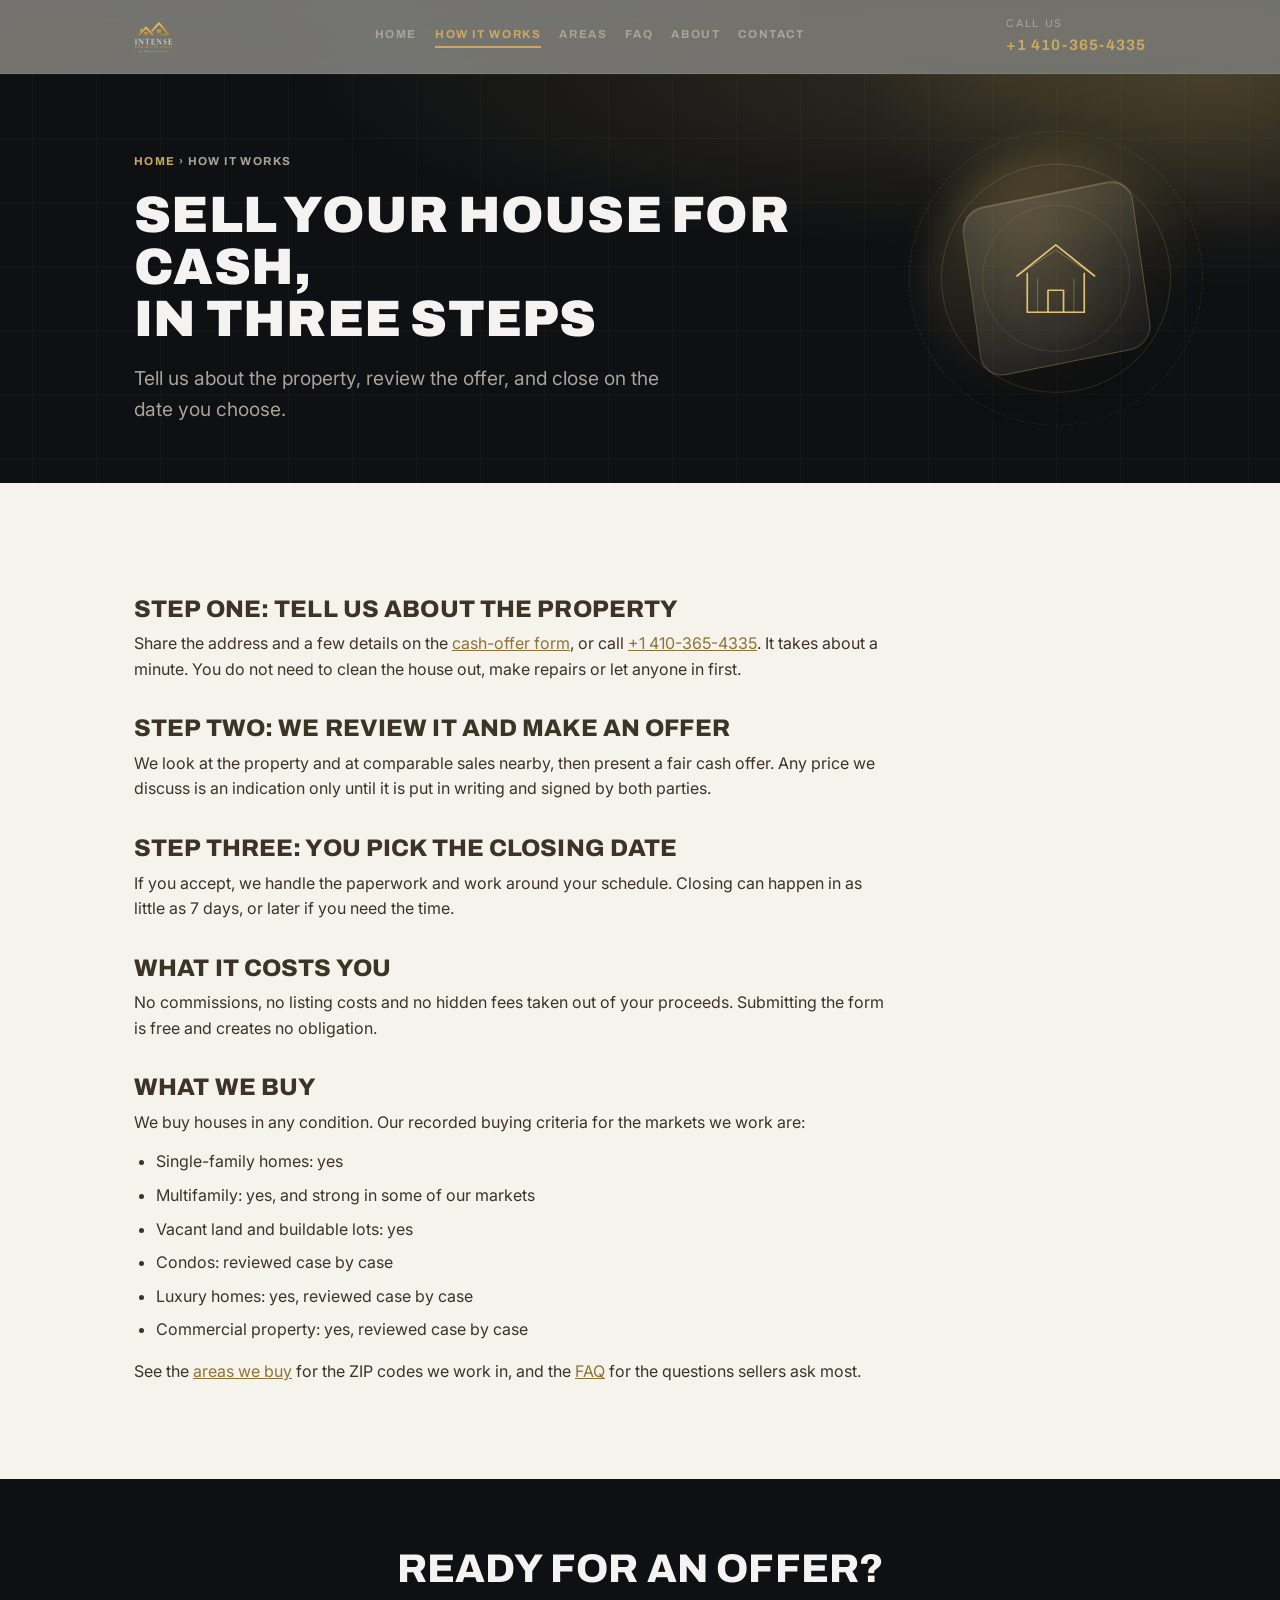
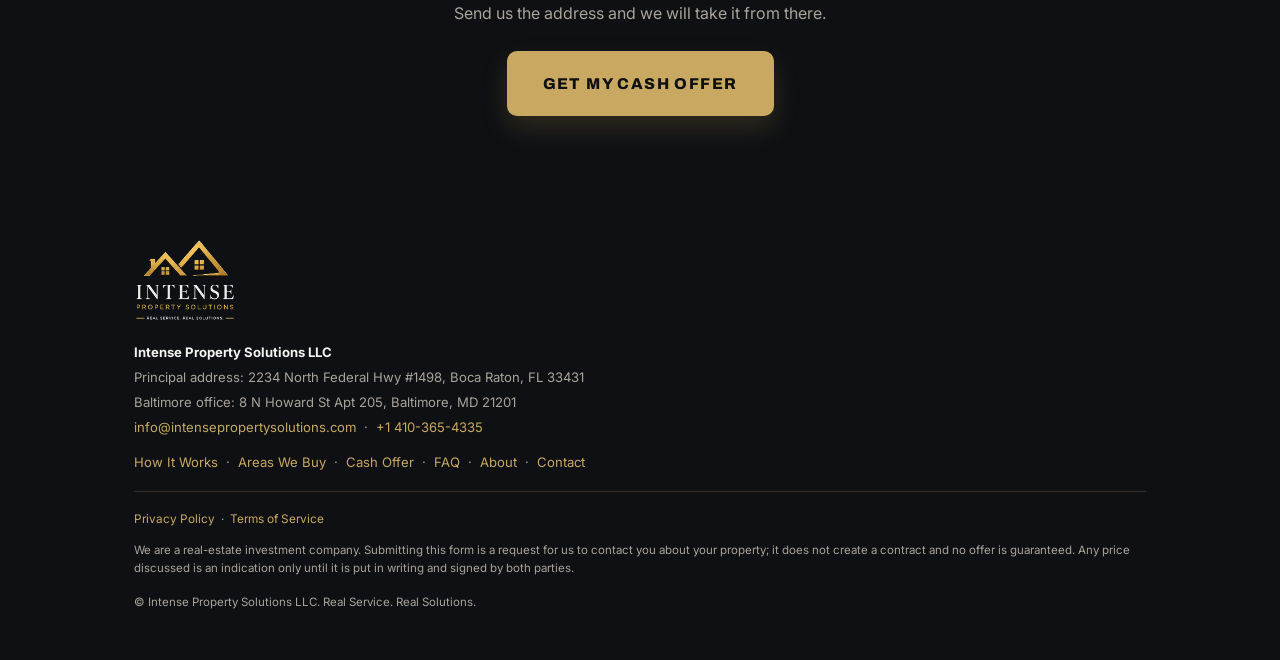
<file: how-it-works.html>
<!doctype html>
<html lang="en">
<head>
<meta charset="utf-8">
<meta name="viewport" content="width=device-width, initial-scale=1">
<title>How It Works — Sell a House for Cash in Baltimore | IPSolutions</title>
<meta name="description" content="Three steps to a cash offer on your Baltimore or Maryland house: tell us about the property, review the offer, and close on your date. No repairs, no fees.">
<link rel="canonical" href="https://www.intensepropertysolutions.com/how-it-works.html">
<meta name="robots" content="index,follow">
<meta name="theme-color" content="#0E1013">
<meta property="og:type" content="website">
<meta property="og:site_name" content="Intense Property Solutions LLC">
<meta property="og:title" content="How It Works — Sell a House for Cash in Baltimore | IPSolutions">
<meta property="og:description" content="Three steps to a cash offer on your Baltimore or Maryland house: tell us about the property, review the offer, and close on your date. No repairs, no fees.">
<meta property="og:url" content="https://www.intensepropertysolutions.com/how-it-works.html">
<meta property="og:image" content="https://www.intensepropertysolutions.com/assets/og-image.png">
<meta property="og:image:width" content="1200">
<meta property="og:image:height" content="630">
<meta property="og:locale" content="en_US">
<meta name="twitter:card" content="summary_large_image">
<meta name="twitter:title" content="How It Works — Sell a House for Cash in Baltimore | IPSolutions">
<meta name="twitter:description" content="Three steps to a cash offer on your Baltimore or Maryland house: tell us about the property, review the offer, and close on your date. No repairs, no fees.">
<meta name="twitter:image" content="https://www.intensepropertysolutions.com/assets/og-image.png">
<meta name="geo.region" content="US-MD">
<meta name="geo.placename" content="Baltimore">
<link rel="icon" type="image/png" href="assets/favicon.png">
<link rel="apple-touch-icon" href="assets/favicon.png">
<link rel="preconnect" href="https://fonts.googleapis.com">
<link rel="preconnect" href="https://fonts.gstatic.com" crossorigin>
<link href="https://fonts.googleapis.com/css2?family=Archivo:wght@600;700;800;900&family=Inter:wght@400;500;600;700&display=swap" rel="stylesheet">
<style>
/* ============================================================
   INTENSE PROPERTY SOLUTIONS — BRAND STYLESHEET  (locked)
   Single source of truth for every IPSolutions web page.
   Print counterpart: the Dispositions deal package (same cream/gold).
   Do not introduce new colours or fonts.
   ============================================================ */
:root{
  /* --- dark surfaces --- */
  --ink:#0E1013;          /* page ink / hero background */
  --ink-2:#171A1F;        /* elevated dark card */
  --navy:#0A1730;         /* deep navy, logo-sheet variant */
  /* --- gold --- */
  --gold:#C9A961;         /* primary gold */
  --gold-bright:#E3C173;  /* hover / emphasis */
  --gold-deep:#8F7333;    /* muted rules on cream */
  /* --- light surfaces --- */
  --cream:#F6F3EC;        /* light section background (matches print) */
  --paper:#FFFFFF;
  --line:#E4DDC9;         /* hairline on cream */
  /* --- text --- */
  --text:#3B3427;         /* body on cream */
  --muted:#8A7A55;        /* labels / small print */
  --on-dark:#F4F3F1;      /* body on ink */
  --on-dark-muted:#A9A49A;
  /* --- system --- */
  --maxw:1060px;
  --radius:14px;
  --font-display:'Archivo',system-ui,-apple-system,'Segoe UI',Roboto,Helvetica,Arial,sans-serif;
  --font-body:'Inter',system-ui,-apple-system,'Segoe UI',Roboto,Helvetica,Arial,sans-serif;
  --shadow:0 20px 45px rgba(14,16,19,.14);
}
*{box-sizing:border-box}
html{scroll-behavior:smooth}
body{margin:0;font-family:var(--font-body);color:var(--text);line-height:1.6;background:var(--cream);-webkit-font-smoothing:antialiased}
img{max-width:100%;height:auto;display:block}
.wrap{max-width:var(--maxw);margin:0 auto;padding:0 24px}
.center{text-align:center}

/* ---- type ---- */
h1,h2,h3{font-family:var(--font-display);text-transform:uppercase;letter-spacing:.005em;line-height:1.02;margin:0}
h1{font-weight:900;font-size:clamp(2.4rem,7vw,4.4rem)}
h2{font-weight:800;font-size:clamp(1.6rem,4vw,2.5rem)}
h3{font-weight:700;font-size:1.05rem;letter-spacing:.06em}
p{margin:0 0 14px}
.eyebrow{font-family:var(--font-display);font-weight:700;font-size:.72rem;letter-spacing:.28em;text-transform:uppercase;color:var(--gold);margin:0 0 16px}
.lead{font-size:clamp(1.02rem,2.2vw,1.2rem);max-width:44ch}
.on-dark{color:var(--on-dark)}
.on-dark p,.on-dark .lead{color:var(--on-dark-muted)}
.gold-rule{width:64px;height:3px;background:var(--gold);border:0;margin:22px 0}

/* ---- buttons ---- */
.btn{display:inline-block;font-family:var(--font-display);font-weight:800;text-transform:uppercase;letter-spacing:.09em;
     font-size:.98rem;padding:18px 34px;border-radius:10px;border:2px solid var(--gold);text-decoration:none;cursor:pointer;
     background:var(--gold);color:var(--ink);transition:background .15s,border-color .15s,transform .15s}
.btn:hover{background:var(--gold-bright);border-color:var(--gold-bright);transform:translateY(-1px)}
.btn.ghost{background:transparent;color:var(--gold)}
.btn.ghost:hover{background:rgba(201,169,97,.12)}
.btn.block{display:block;width:100%;text-align:center}

/* ---- header ---- */
.site-head{background:var(--ink);border-bottom:1px solid rgba(201,169,97,.22)}
.site-head .wrap{display:flex;align-items:center;justify-content:space-between;gap:20px;padding-top:16px;padding-bottom:16px}
.site-head img{height:32px;width:auto}
.head-phone{font-family:var(--font-display);font-weight:700;color:var(--gold);text-decoration:none;font-size:.95rem;letter-spacing:.06em;white-space:nowrap}
.head-phone span{display:block;font-family:var(--font-body);font-weight:400;font-size:.66rem;letter-spacing:.16em;text-transform:uppercase;color:var(--on-dark-muted)}

/* ---- hero ---- */
.hero{background:var(--ink);color:var(--on-dark);padding:clamp(56px,9vw,104px) 0 clamp(48px,7vw,84px);position:relative;overflow:hidden}
.hero::after{content:"";position:absolute;inset:0;background:radial-gradient(90% 70% at 78% 0%,rgba(201,169,97,.20),transparent 62%);pointer-events:none}
.hero .wrap{position:relative;z-index:1}
.hero h1 em{font-style:normal;color:var(--gold);display:block}
.hero .lead{margin:20px 0 30px}
.hero .actions{display:flex;flex-wrap:wrap;gap:14px;align-items:center;margin-bottom:34px}

/* ---- benefit strip ---- */
.strip{background:var(--ink-2);border-top:1px solid rgba(201,169,97,.18);border-bottom:1px solid rgba(201,169,97,.18)}
.strip .wrap{display:flex;flex-wrap:wrap;justify-content:center;gap:12px 34px;padding:16px 24px;
  font-family:var(--font-display);font-weight:700;font-size:.76rem;letter-spacing:.2em;text-transform:uppercase;color:var(--gold)}
.strip span::after{content:"•";margin-left:34px;color:var(--gold-deep)}
.strip span:last-child::after{content:""}

/* ---- generic section ---- */
.section{padding:clamp(48px,7vw,80px) 0}
.section.cream{background:var(--cream)}
.section.dark{background:var(--ink);color:var(--on-dark)}
.section.paper{background:var(--paper)}

/* ---- benefit cards ---- */
.grid-3{display:grid;grid-template-columns:repeat(auto-fit,minmax(230px,1fr));gap:20px;margin-top:34px}
.card{background:var(--paper);border:1px solid var(--line);border-radius:var(--radius);padding:26px}
.card .icon{width:46px;height:46px;border:2px solid var(--gold);border-radius:50%;display:flex;align-items:center;justify-content:center;margin-bottom:16px}
.card .icon svg{width:22px;height:22px;stroke:var(--gold);fill:none;stroke-width:2}
.card h3{color:var(--text);margin-bottom:8px}
.card p{margin:0;color:var(--muted);font-size:.95rem}
.section.dark .card{background:var(--ink-2);border-color:rgba(201,169,97,.24)}
.section.dark .card h3{color:var(--on-dark)}
.section.dark .card p{color:var(--on-dark-muted)}
.section.dark .card .num{font-family:var(--font-display);font-weight:900;font-size:1.5rem;color:var(--gold);display:block;margin-bottom:10px}

/* ---- form ---- */
.offer-card{background:var(--paper);border:1px solid var(--line);border-radius:var(--radius);box-shadow:var(--shadow);padding:clamp(22px,4vw,38px);margin-top:34px}
.row{display:flex;gap:14px;flex-wrap:wrap}
.field{flex:1 1 220px;display:flex;flex-direction:column;margin-bottom:16px}
label{font-size:.8rem;font-weight:600;letter-spacing:.02em;margin-bottom:6px;color:var(--text)}
input[type=text],input[type=email],input[type=tel],select{border:1px solid var(--line);background:var(--cream);border-radius:9px;padding:13px 13px;font-size:1rem;font-family:inherit;color:var(--text);width:100%}
input:focus,select:focus{outline:2px solid var(--gold);outline-offset:1px;border-color:var(--gold);background:var(--paper)}
.consent{display:flex;gap:11px;align-items:flex-start;font-size:.76rem;line-height:1.5;color:var(--muted);margin:14px 0;font-weight:400}
.consent input{margin-top:3px;flex:none;width:16px;height:16px;accent-color:var(--gold)}
.form-note{font-size:.74rem;color:var(--muted);margin-top:14px}

/* ---- footer ---- */
.site-foot{background:var(--ink);color:var(--on-dark-muted);padding:44px 0 34px;font-size:.82rem}
.site-foot img{height:84px;width:auto;margin-bottom:20px}
.site-foot a{color:var(--gold);text-decoration:none}
.site-foot a:hover{text-decoration:underline}
.site-foot .legal{margin-top:18px;padding-top:18px;border-top:1px solid rgba(201,169,97,.2);font-size:.74rem;line-height:1.6}
.advisory{font-size:.72rem;color:var(--muted);margin-top:16px}

/* ---- legal pages ---- */
.legal-page{background:var(--cream);padding:clamp(40px,6vw,68px) 0 70px}
.legal-page .doc{background:var(--paper);border:1px solid var(--line);border-radius:var(--radius);padding:clamp(24px,4vw,52px);max-width:820px;margin:0 auto}
.legal-page h1{font-size:clamp(1.7rem,4vw,2.4rem);margin-bottom:6px}
.legal-page h2{font-size:1.02rem;margin:30px 0 8px;letter-spacing:.08em;color:var(--gold-deep)}
.legal-page p,.legal-page li{font-size:.95rem;color:var(--text)}
.back{display:inline-block;margin-bottom:20px;font-family:var(--font-display);font-weight:700;font-size:.74rem;letter-spacing:.16em;text-transform:uppercase;color:var(--gold-deep);text-decoration:none}

@media(max-width:560px){
  .site-head img{height:26px;width:auto}
  .head-phone{font-size:.85rem}
  .strip .wrap{gap:8px 18px;font-size:.66rem}
  .strip span::after{margin-left:18px}
}

/* ---- offer form: hidden honeypot, inline validation, confirmation ---- */
.hp-field{position:absolute;left:-9999px;top:auto;width:1px;height:1px;overflow:hidden}
.field.invalid input,.field.invalid select{border-color:var(--gold-deep);box-shadow:inset 0 0 0 1px var(--gold-deep)}
.form-msg{font-family:var(--font-body);font-size:.86rem;line-height:1.45;color:var(--gold-deep);margin:10px 0 0}
.form-success{border:1px solid var(--line);background:var(--paper);border-radius:var(--radius);padding:32px 26px;text-align:center}
.form-success h3{color:var(--ink);margin:0 0 10px}
.form-success p{color:var(--text);margin:0 0 10px}
.form-success .form-note{color:var(--muted);margin:16px 0 0}

/* ---- site nav (full site) ---- */
.site-head .wrap{flex-wrap:wrap;row-gap:10px}
.nav{display:flex;flex-wrap:wrap;gap:18px;align-items:center;font-family:var(--font-display);font-weight:700;font-size:.72rem;letter-spacing:.14em;text-transform:uppercase}
.nav a{color:var(--on-dark-muted);text-decoration:none;border-bottom:2px solid transparent;padding-bottom:3px}
.nav a:hover{color:var(--gold)}
.nav a[aria-current="page"]{color:var(--gold);border-bottom-color:var(--gold)}
@media(max-width:820px){.nav{order:3;width:100%;gap:14px;font-size:.66rem}}
/* ---- inner page blocks ---- */
.page-hero{background:var(--ink);color:var(--on-dark);padding:clamp(44px,7vw,78px) 0 clamp(38px,5vw,58px);position:relative;overflow:hidden}
.page-hero::after{content:"";position:absolute;inset:0;background:radial-gradient(90% 70% at 78% 0%,rgba(201,169,97,.18),transparent 62%);pointer-events:none}
.page-hero .wrap{position:relative;z-index:1}
.page-hero h1{font-size:clamp(1.9rem,5vw,3.2rem)}
.page-hero .lead{margin:18px 0 0;color:var(--on-dark-muted)}
.crumbs{font-size:.72rem;letter-spacing:.12em;text-transform:uppercase;font-family:var(--font-display);font-weight:700;color:var(--on-dark-muted);margin:0 0 18px}
.crumbs a{color:var(--gold);text-decoration:none}
.prose{max-width:760px}
.prose h2{margin:34px 0 10px;font-size:clamp(1.2rem,2.6vw,1.5rem)}
.prose h3{margin:24px 0 8px;font-size:.95rem;letter-spacing:.08em;color:var(--gold-deep)}
.prose ul,.prose ol{margin:0 0 16px;padding-left:22px}
.prose li{margin-bottom:8px}
.prose a{color:var(--gold-deep)}
.faq{border-top:1px solid var(--line);margin-top:26px}
.faq details{border-bottom:1px solid var(--line);padding:16px 0}
.faq summary{font-family:var(--font-display);font-weight:700;font-size:.95rem;letter-spacing:.02em;cursor:pointer;color:var(--text)}
.faq summary::marker{color:var(--gold)}
.faq p{margin:12px 0 0;color:var(--muted);font-size:.95rem}
.area-block{margin-top:30px}
.area-block h2{font-size:1.15rem}
.chips{display:flex;flex-wrap:wrap;gap:8px;margin-top:12px}
.chip{background:var(--paper);border:1px solid var(--line);border-radius:999px;padding:6px 13px;font-size:.8rem;color:var(--text);font-family:var(--font-display);font-weight:700;letter-spacing:.06em}
.cta-band{background:var(--ink);color:var(--on-dark);padding:clamp(44px,6vw,70px) 0;text-align:center}
.cta-band h2{margin-bottom:12px}
.cta-band p{color:var(--on-dark-muted);max-width:52ch;margin:0 auto 24px}
.contact-grid{display:grid;grid-template-columns:repeat(auto-fit,minmax(240px,1fr));gap:20px;margin-top:26px}
.contact-grid .card h3{margin-bottom:6px}
.contact-grid .card p,.contact-grid .card a{font-size:.92rem;color:var(--text);margin:0}
.contact-grid .card a{color:var(--gold-deep)}

/* ============================================================
   MOTION + DEPTH LAYER — additive polish only.
   No copy, layout order, colour or font changes to the locked sheet.
   ============================================================ */
:root{--lift:0 26px 60px rgba(14,16,19,.18)}
html{scroll-behavior:smooth}
body{background:
  radial-gradient(1100px 520px at 82% -8%,rgba(201,169,97,.10),transparent 62%),
  radial-gradient(760px 420px at -5% 12%,rgba(201,169,97,.07),transparent 58%),
  var(--cream);
  background-attachment:fixed}

/* ---- frosted header that solidifies as you scroll ---- */
.site-head{position:sticky;top:0;z-index:60;background:rgba(14,16,19,.56);
  -webkit-backdrop-filter:blur(16px) saturate(150%);backdrop-filter:blur(16px) saturate(150%);
  transition:background .35s ease,box-shadow .35s ease,border-color .35s ease}
.site-head .wrap{transition:padding .35s ease}
.site-head img{transition:height .35s ease}
.site-head.is-stuck{background:rgba(14,16,19,.76);border-bottom-color:rgba(201,169,97,.36);
  box-shadow:0 18px 44px rgba(4,6,9,.45)}
.site-head.is-stuck .wrap{padding-top:9px;padding-bottom:9px}
.site-head.is-stuck img{height:26px}
.head-phone{transition:color .2s ease}
.head-phone:hover{color:var(--gold-bright)}

/* ---- hero: fine grid, drifting light ---- */
.hero{isolation:isolate;
  background-image:
    linear-gradient(rgba(201,169,97,.055) 1px,transparent 1px),
    linear-gradient(90deg,rgba(201,169,97,.055) 1px,transparent 1px);
  background-size:100% 68px,68px 100%;background-position:center top}
.hero::before{content:"";position:absolute;inset:-25% -12% auto -12%;height:80%;z-index:0;pointer-events:none;
  background:
    radial-gradient(38% 52% at 22% 34%,rgba(201,169,97,.26),transparent 70%),
    radial-gradient(30% 46% at 84% 12%,rgba(227,193,115,.20),transparent 72%);
  filter:blur(10px);animation:ipDrift 22s ease-in-out infinite alternate}
.page-hero{isolation:isolate;
  background-image:
    linear-gradient(rgba(201,169,97,.045) 1px,transparent 1px),
    linear-gradient(90deg,rgba(201,169,97,.045) 1px,transparent 1px);
  background-size:100% 64px,64px 100%;background-position:center top}
.page-hero::before{content:"";position:absolute;inset:-30% -10% auto -10%;height:135%;z-index:0;pointer-events:none;
  background:radial-gradient(34% 58% at 88% 20%,rgba(201,169,97,.22),transparent 70%);
  animation:ipDrift 26s ease-in-out infinite alternate}
@keyframes ipDrift{from{transform:translate3d(-1.5%,1%,0) scale(1)}to{transform:translate3d(2.5%,-2%,0) scale(1.07)}}

/* ---- the thing that was missing: depth on the empty right side ---- */
.hero-art{position:absolute;right:6%;top:50%;width:clamp(210px,23vw,320px);aspect-ratio:1;
  transform:translateY(-50%);display:grid;place-items:center;z-index:0;pointer-events:none;color:var(--gold)}
.hero .wrap,.page-hero .wrap{padding-right:min(34%,360px)}
.art-glow{position:absolute;inset:6%;border-radius:50%;
  background:radial-gradient(circle at 38% 32%,rgba(201,169,97,.32),rgba(201,169,97,.02) 68%);filter:blur(16px)}
.art-ring{position:absolute;border-radius:50%;border:1px solid rgba(201,169,97,.34)}
.art-ring.r1{inset:0;border-style:dashed;opacity:.5;animation:ipSpin 64s linear infinite}
.art-ring.r2{inset:11%;border-color:rgba(201,169,97,.22);animation:ipSpin 46s linear infinite reverse}
.art-ring.r3{inset:25%;border-color:rgba(201,169,97,.15)}
.art-plate{position:absolute;inset:20%;border-radius:24px;
  background:linear-gradient(145deg,rgba(255,255,255,.10),rgba(255,255,255,.02));
  border:1px solid rgba(201,169,97,.30);
  box-shadow:0 30px 60px rgba(0,0,0,.38),inset 0 1px 0 rgba(255,255,255,.18);
  transform:rotate(-8deg) rotateX(16deg) rotateY(-12deg)}
.art-mark{position:relative;width:44%;color:var(--gold-bright);
  filter:drop-shadow(0 10px 24px rgba(201,169,97,.38));animation:ipFloat 9s ease-in-out infinite}
.art-mark svg{width:100%;height:auto;display:block}
@keyframes ipSpin{to{transform:rotate(360deg)}}
@keyframes ipFloat{0%,100%{transform:translateY(-4px)}50%{transform:translateY(6px)}}

/* ---- cards: softer depth, lift, gold spotlight, gentle 3D ---- */
.card,.offer-card{position:relative;transform-style:preserve-3d;will-change:transform;
  transition:transform .35s cubic-bezier(.2,.7,.2,1),box-shadow .35s ease,border-color .35s ease}
.card{box-shadow:0 10px 26px rgba(14,16,19,.06)}
.card:hover,.offer-card:hover{box-shadow:var(--lift);border-color:rgba(201,169,97,.45)}
.card::after,.offer-card::after{content:"";position:absolute;inset:0;border-radius:inherit;pointer-events:none;
  background:radial-gradient(240px 180px at var(--mx,50%) var(--my,0%),rgba(201,169,97,.16),transparent 70%);
  opacity:0;transition:opacity .3s ease}
.card:hover::after,.offer-card:hover::after{opacity:1}

/* ---- buttons: gold sheen sweep ---- */
.btn{position:relative;overflow:hidden;box-shadow:0 12px 26px rgba(201,169,97,.18)}
.btn::after{content:"";position:absolute;top:0;left:-60%;width:40%;height:100%;pointer-events:none;
  background:linear-gradient(100deg,transparent,rgba(255,255,255,.45),transparent);
  transform:skewX(-18deg);transition:left .55s ease}
.btn:hover::after{left:120%}

/* ---- strip gleam ---- */
.strip{background:linear-gradient(90deg,var(--ink-2),#1e2229,var(--ink-2))}

/* ---- scroll reveal ---- */
.reveal{opacity:0;transform:translateY(14px);transition:opacity .55s cubic-bezier(.2,.7,.2,1),transform .55s cubic-bezier(.2,.7,.2,1)}
.reveal.in{opacity:1;transform:none}

@media (max-width:980px){
  .hero-art{display:none}
  .hero .wrap,.page-hero .wrap{padding-right:24px}
}
@media (prefers-reduced-motion:reduce){
  html{scroll-behavior:auto}
  .hero::before,.page-hero::before,.art-ring,.art-mark{animation:none!important}
  .reveal{opacity:1!important;transform:none!important}
}

</style>
<script type="application/ld+json">{"@context":"https://schema.org","@type":"BreadcrumbList","itemListElement":[{"@type":"ListItem","position":1,"name":"Home","item":"https://www.intensepropertysolutions.com/"},{"@type":"ListItem","position":2,"name":"How It Works","item":"https://www.intensepropertysolutions.com/how-it-works.html"}]}</script>
</head>
<body>
<header class="site-head">
  <div class="wrap">
    <a href="index.html" aria-label="Intense Property Solutions home"><img src="assets/logo-on-dark.png" alt="Intense Property Solutions" width="362" height="297"></a>
    <nav class="nav" aria-label="Main"><a href="index.html">Home</a><a href="how-it-works.html" aria-current="page">How It Works</a><a href="areas.html">Areas</a><a href="faq.html">FAQ</a><a href="about.html">About</a><a href="contact.html">Contact</a></nav>
    <a class="head-phone" href="tel:+14103654335"><span>Call us</span>+1 410-365-4335</a>
  </div>
</header>
<section class="page-hero"><div class="hero-art" aria-hidden="true"><span class="art-glow"></span><span class="art-ring r1"></span><span class="art-ring r2"></span><span class="art-ring r3"></span><span class="art-plate"></span><span class="art-mark"><svg viewBox="0 0 200 200" fill="none"><g stroke="currentColor" stroke-width="2.6" stroke-linejoin="round" stroke-linecap="round"><path d="M40 96 L100 48 L160 96"/><path d="M56 92 V152 H144 V92"/><path d="M88 152 V118 H112 V152"/></g><g stroke="currentColor" stroke-width="1.1" opacity=".5"><path d="M40 96 L100 56 L160 96"/><path d="M56 152 H144"/><path d="M72 152 V100"/><path d="M128 152 V100"/></g></svg></span></div>
  <div class="wrap">
    <nav class="crumbs" aria-label="Breadcrumb"><a href="index.html">Home</a> &rsaquo; How It Works</nav>
    <h1>Sell your house for cash,<br>in three steps</h1>
    <p class="lead">Tell us about the property, review the offer, and close on the date you choose.</p>
  </div>
</section>
<section class="section cream">
  <div class="wrap">
    <div class="prose">
      <h2>Step one: tell us about the property</h2>
      <p>Share the address and a few details on the <a href="index.html#offer">cash-offer form</a>, or call <a href="sms:+14103654335?&body=Hi%2C%20I%20would%20like%20a%20cash%20offer%20for%20my%20property.%20The%20address%20is%3A%20">+1 410-365-4335</a>. It takes about a minute. You do not need to clean the house out, make repairs or let anyone in first.</p>
      <h2>Step two: we review it and make an offer</h2>
      <p>We look at the property and at comparable sales nearby, then present a fair cash offer. Any price we discuss is an indication only until it is put in writing and signed by both parties.</p>
      <h2>Step three: you pick the closing date</h2>
      <p>If you accept, we handle the paperwork and work around your schedule. Closing can happen in as little as 7 days, or later if you need the time.</p>
      <h2>What it costs you</h2>
      <p>No commissions, no listing costs and no hidden fees taken out of your proceeds. Submitting the form is free and creates no obligation.</p>
      <h2>What we buy</h2>
      <p>We buy houses in any condition. Our recorded buying criteria for the markets we work are:</p>
      <ul>
        <li>Single-family homes: yes</li>
        <li>Multifamily: yes, and strong in some of our markets</li>
        <li>Vacant land and buildable lots: yes</li>
        <li>Condos: reviewed case by case</li>
        <li>Luxury homes: yes, reviewed case by case</li>
        <li>Commercial property: yes, reviewed case by case</li>
      </ul>
      <p>See the <a href="areas.html">areas we buy</a> for the ZIP codes we work in, and the <a href="faq.html">FAQ</a> for the questions sellers ask most.</p>
    </div>
  </div>
</section>
<section class="cta-band">
  <div class="wrap">
    <h2>Ready for an offer?</h2>
    <p>Send us the address and we will take it from there.</p>
    <a class="btn" href="index.html#offer">Get My Cash Offer</a>
  </div>
</section>
<footer class="site-foot">
  <div class="wrap">
    <img src="assets/logo-on-dark.png" alt="Intense Property Solutions" width="362" height="297">
    <p style="margin:0 0 4px"><strong style="color:#F4F3F1">Intense Property Solutions LLC</strong></p>
    <p style="margin:0 0 4px">Principal address: 2234 North Federal Hwy #1498, Boca Raton, FL 33431</p>
    <p style="margin:0 0 4px">Baltimore office: 8 N Howard St Apt 205, Baltimore, MD 21201</p>
    <p style="margin:0 0 4px"><a href="mailto:info@intensepropertysolutions.com">info@intensepropertysolutions.com</a> &nbsp;&middot;&nbsp; <a href="sms:+14103654335?&body=Hi%2C%20I%20would%20like%20a%20cash%20offer%20for%20my%20property.%20The%20address%20is%3A%20">+1 410-365-4335</a></p>
    <p style="margin:14px 0 0"><a href="how-it-works.html">How It Works</a> &nbsp;&middot;&nbsp; <a href="areas.html">Areas We Buy</a> &nbsp;&middot;&nbsp; <a href="cash-offer.html">Cash Offer</a> &nbsp;&middot;&nbsp; <a href="faq.html">FAQ</a> &nbsp;&middot;&nbsp; <a href="about.html">About</a> &nbsp;&middot;&nbsp; <a href="contact.html">Contact</a></p>
    <div class="legal">
      <a href="privacy.html">Privacy Policy</a> &nbsp;&middot;&nbsp; <a href="terms.html">Terms of Service</a>
      <p class="advisory" style="color:#A9A49A;margin-top:12px">We are a real-estate investment company. Submitting this form is a request for us to contact you about your property; it does not create a contract and no offer is guaranteed. Any price discussed is an indication only until it is put in writing and signed by both parties.</p>
      <p class="advisory" style="color:#A9A49A">&copy; Intense Property Solutions LLC. Real Service. Real Solutions.</p>
    </div>
  </div>
</footer>
<script>
(function(){
  var reduce = window.matchMedia('(prefers-reduced-motion: reduce)').matches;
  var head = document.querySelector('.site-head');
  function stuck(){ if(head) head.classList.toggle('is-stuck', window.scrollY > 8); }
  stuck(); window.addEventListener('scroll', stuck, {passive:true});
  if (reduce) return;
  var io = 'IntersectionObserver' in window ? new IntersectionObserver(function(entries){
    entries.forEach(function(e){ if(e.isIntersecting){ e.target.classList.add('in'); setTimeout(function(){ e.target.style.transitionDelay=''; }, 1000); io.unobserve(e.target); } });
  }, {rootMargin:'220px 0px 220px 0px', threshold:0}) : null;
  if (io) {
    var picks = document.querySelectorAll('.section .wrap > *, .strip .wrap > *, .contact-grid > *, .hero .actions, .hero .lead');
    [].forEach.call(picks, function(el, i){
      el.classList.add('reveal');
      el.style.transitionDelay = (Math.min(i, 6) % 4) * 70 + 'ms';
      io.observe(el);
    });
  }
  [].forEach.call(document.querySelectorAll('.card, .offer-card'), function(card){
    card.addEventListener('pointermove', function(ev){
      if (ev.pointerType === 'touch') return;
      var r = card.getBoundingClientRect();
      var px = (ev.clientX - r.left) / r.width, py = (ev.clientY - r.top) / r.height;
      card.style.setProperty('--mx', (px * 100).toFixed(1) + '%');
      card.style.setProperty('--my', (py * 100).toFixed(1) + '%');
      card.style.transform = 'perspective(900px) rotateX(' + ((0.5 - py) * 3.5).toFixed(2) + 'deg) rotateY(' + ((px - 0.5) * 4.5).toFixed(2) + 'deg) translateY(-4px)';
    });
    card.addEventListener('pointerleave', function(){ card.style.transform = ''; });
  });
})();
</script>
</body>
</html>
</file>
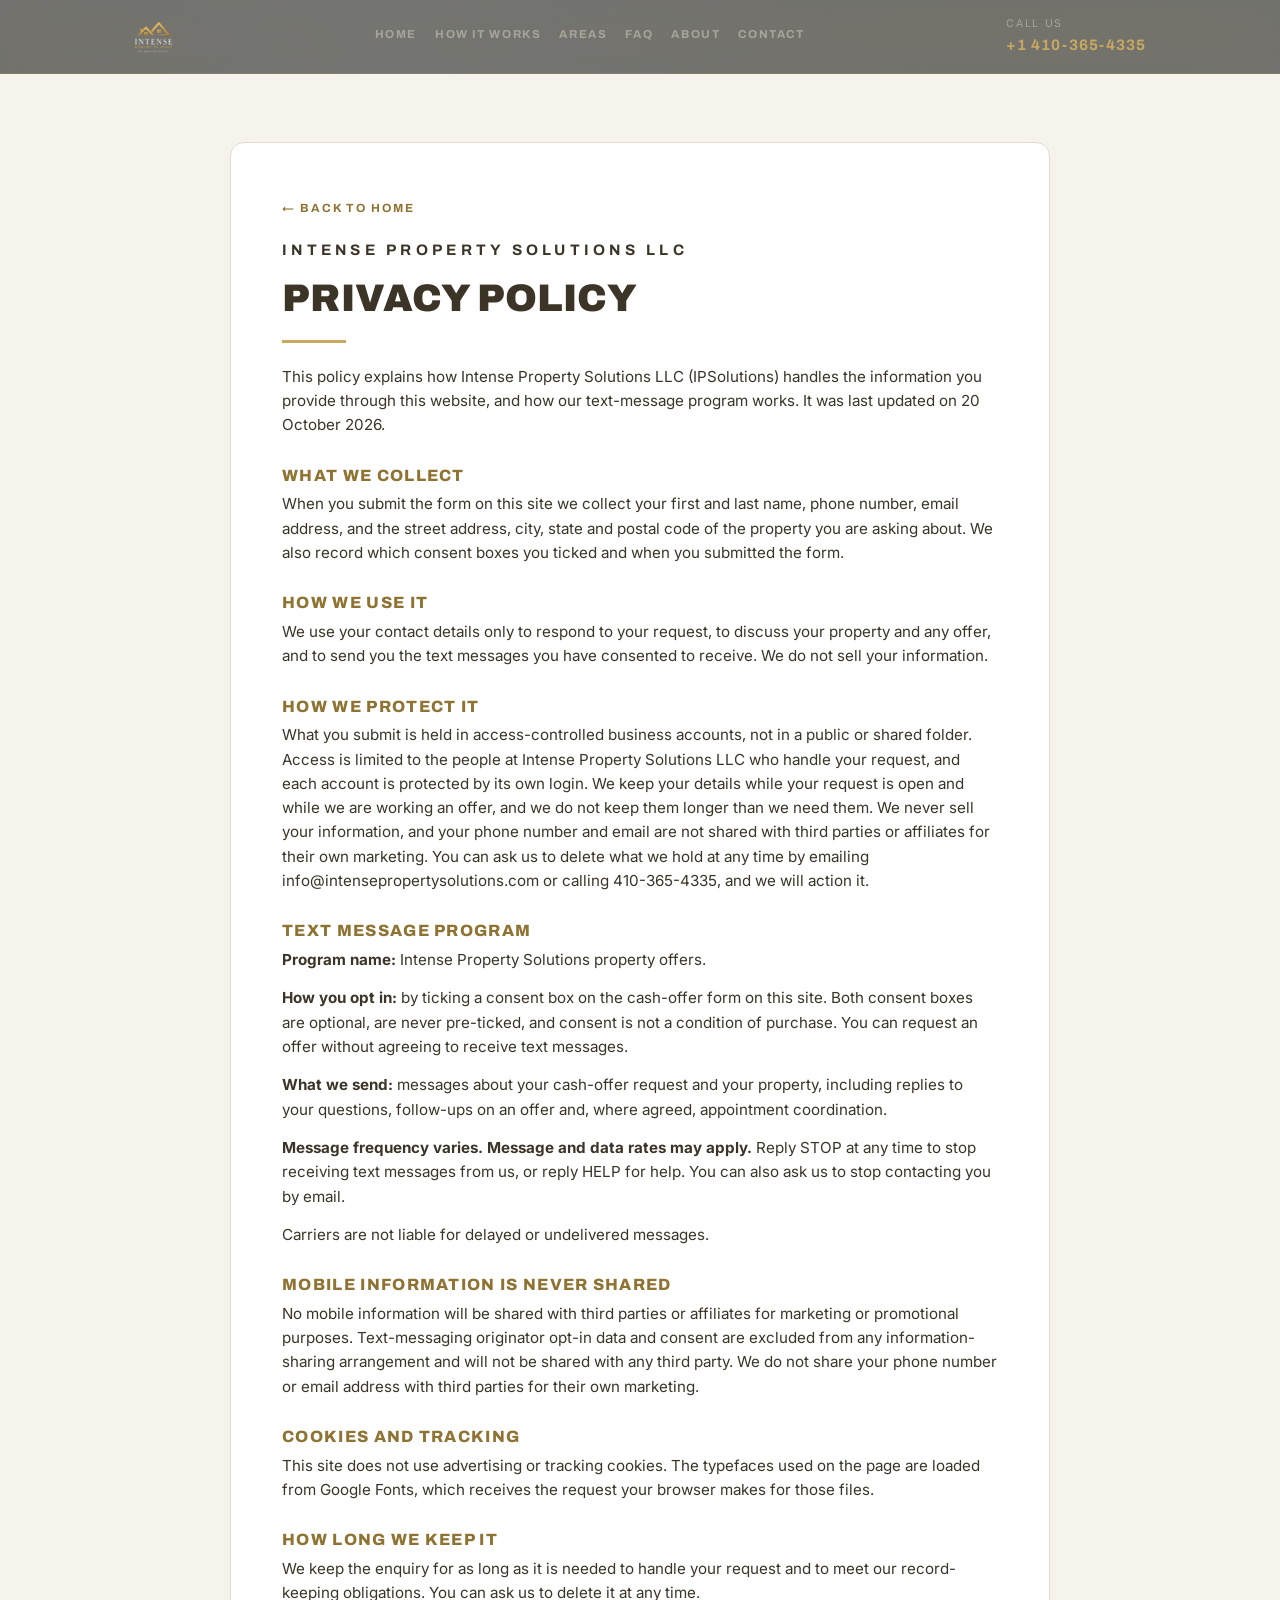
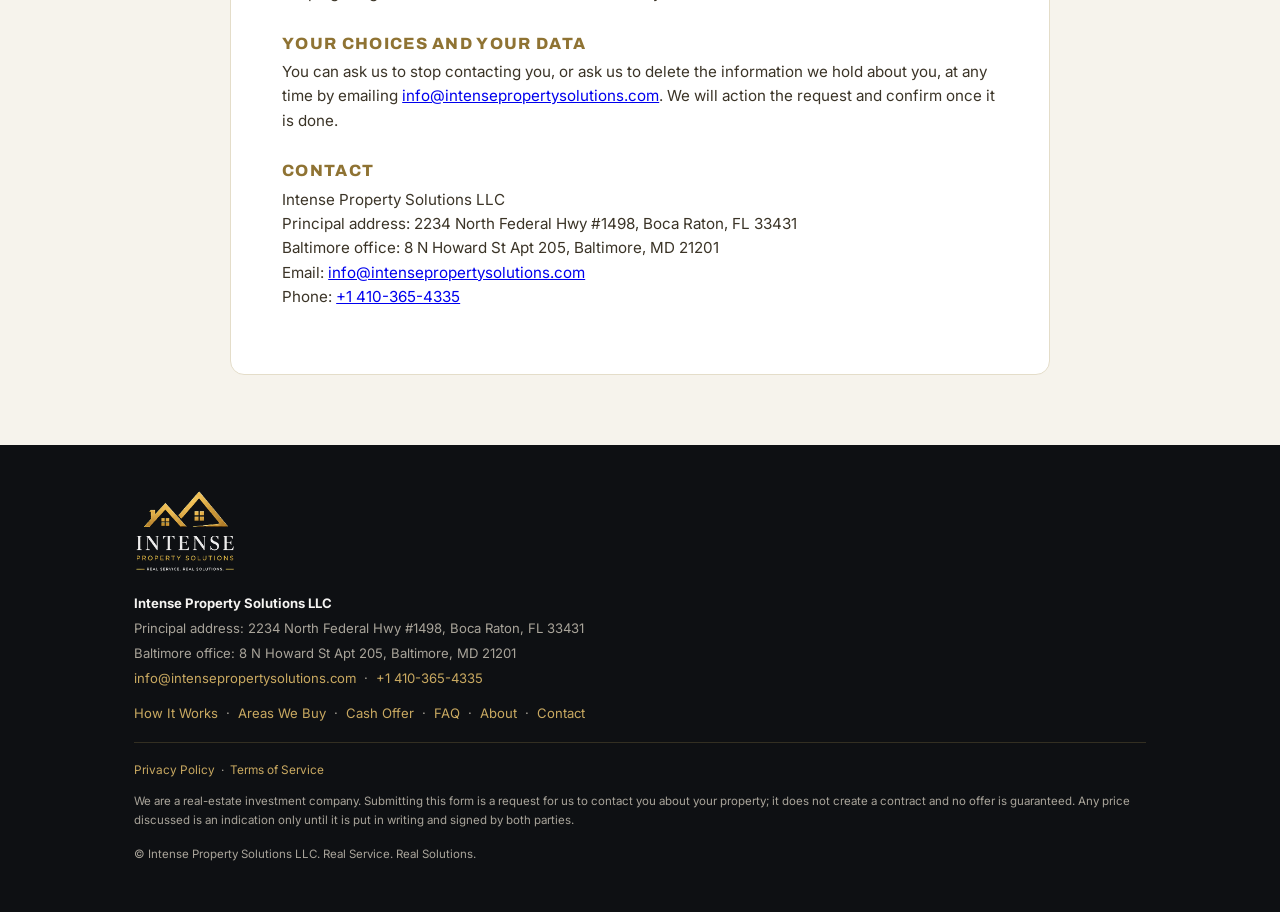
<file: privacy.html>
<!doctype html>
<html lang="en">
<head>
<meta charset="utf-8">
<meta name="viewport" content="width=device-width, initial-scale=1">
<title>Privacy Policy &amp; Text Message Terms | IPSolutions</title>
<meta name="description" content="How Intense Property Solutions LLC collects and uses your information, how the text-message program works, and how to opt out. Mobile information is never shared.">
<link rel="canonical" href="https://www.intensepropertysolutions.com/privacy.html">
<meta name="robots" content="index,follow">
<meta name="theme-color" content="#0E1013">
<meta property="og:type" content="website">
<meta property="og:site_name" content="Intense Property Solutions LLC">
<meta property="og:title" content="Privacy Policy & Text Message Terms â Intense Property Solutions LLC">
<meta property="og:description" content="How Intense Property Solutions LLC collects and uses your information, how the text-message program works, and how to opt out. Mobile information is never shared.">
<meta property="og:url" content="https://www.intensepropertysolutions.com/privacy.html">
<meta property="og:image" content="https://www.intensepropertysolutions.com/assets/og-image.png">
<meta property="og:image:width" content="1200">
<meta property="og:image:height" content="630">
<meta property="og:locale" content="en_US">
<meta name="twitter:card" content="summary_large_image">
<meta name="twitter:title" content="Privacy Policy & Text Message Terms â Intense Property Solutions LLC">
<meta name="twitter:description" content="How Intense Property Solutions LLC collects and uses your information, how the text-message program works, and how to opt out. Mobile information is never shared.">
<meta name="twitter:image" content="https://www.intensepropertysolutions.com/assets/og-image.png">
<meta name="geo.region" content="US-MD">
<meta name="geo.placename" content="Baltimore">
<link rel="icon" type="image/png" href="assets/favicon.png">
<link rel="apple-touch-icon" href="assets/favicon.png">
<link rel="preconnect" href="https://fonts.googleapis.com">
<link rel="preconnect" href="https://fonts.gstatic.com" crossorigin>
<link href="https://fonts.googleapis.com/css2?family=Archivo:wght@600;700;800;900&family=Inter:wght@400;500;600;700&display=swap" rel="stylesheet">
<style>
/* ============================================================
   INTENSE PROPERTY SOLUTIONS â BRAND STYLESHEET  (locked)
   Single source of truth for every IPSolutions web page.
   Print counterpart: the Dispositions deal package (same cream/gold).
   Do not introduce new colours or fonts.
   ============================================================ */
:root{
  /* --- dark surfaces --- */
  --ink:#0E1013;          /* page ink / hero background */
  --ink-2:#171A1F;        /* elevated dark card */
  --navy:#0A1730;         /* deep navy, logo-sheet variant */
  /* --- gold --- */
  --gold:#C9A961;         /* primary gold */
  --gold-bright:#E3C173;  /* hover / emphasis */
  --gold-deep:#8F7333;    /* muted rules on cream */
  /* --- light surfaces --- */
  --cream:#F6F3EC;        /* light section background (matches print) */
  --paper:#FFFFFF;
  --line:#E4DDC9;         /* hairline on cream */
  /* --- text --- */
  --text:#3B3427;         /* body on cream */
  --muted:#8A7A55;        /* labels / small print */
  --on-dark:#F4F3F1;      /* body on ink */
  --on-dark-muted:#A9A49A;
  /* --- system --- */
  --maxw:1060px;
  --radius:14px;
  --font-display:'Archivo',system-ui,-apple-system,'Segoe UI',Roboto,Helvetica,Arial,sans-serif;
  --font-body:'Inter',system-ui,-apple-system,'Segoe UI',Roboto,Helvetica,Arial,sans-serif;
  --shadow:0 20px 45px rgba(14,16,19,.14);
}
*{box-sizing:border-box}
html{scroll-behavior:smooth}
body{margin:0;font-family:var(--font-body);color:var(--text);line-height:1.6;background:var(--cream);-webkit-font-smoothing:antialiased}
img{max-width:100%;height:auto;display:block}
.wrap{max-width:var(--maxw);margin:0 auto;padding:0 24px}
.center{text-align:center}

/* ---- type ---- */
h1,h2,h3{font-family:var(--font-display);text-transform:uppercase;letter-spacing:.005em;line-height:1.02;margin:0}
h1{font-weight:900;font-size:clamp(2.4rem,7vw,4.4rem)}
h2{font-weight:800;font-size:clamp(1.6rem,4vw,2.5rem)}
h3{font-weight:700;font-size:1.05rem;letter-spacing:.06em}
p{margin:0 0 14px}
.eyebrow{font-family:var(--font-display);font-weight:700;font-size:.72rem;letter-spacing:.28em;text-transform:uppercase;color:var(--gold);margin:0 0 16px}
.lead{font-size:clamp(1.02rem,2.2vw,1.2rem);max-width:44ch}
.on-dark{color:var(--on-dark)}
.on-dark p,.on-dark .lead{color:var(--on-dark-muted)}
.gold-rule{width:64px;height:3px;background:var(--gold);border:0;margin:22px 0}

/* ---- buttons ---- */
.btn{display:inline-block;font-family:var(--font-display);font-weight:800;text-transform:uppercase;letter-spacing:.09em;
     font-size:.98rem;padding:18px 34px;border-radius:10px;border:2px solid var(--gold);text-decoration:none;cursor:pointer;
     background:var(--gold);color:var(--ink);transition:background .15s,border-color .15s,transform .15s}
.btn:hover{background:var(--gold-bright);border-color:var(--gold-bright);transform:translateY(-1px)}
.btn.ghost{background:transparent;color:var(--gold)}
.btn.ghost:hover{background:rgba(201,169,97,.12)}
.btn.block{display:block;width:100%;text-align:center}

/* ---- header ---- */
.site-head{background:var(--ink);border-bottom:1px solid rgba(201,169,97,.22)}
.site-head .wrap{display:flex;align-items:center;justify-content:space-between;gap:20px;padding-top:16px;padding-bottom:16px}
.site-head img{height:32px;width:auto}
.head-phone{font-family:var(--font-display);font-weight:700;color:var(--gold);text-decoration:none;font-size:.95rem;letter-spacing:.06em;white-space:nowrap}
.head-phone span{display:block;font-family:var(--font-body);font-weight:400;font-size:.66rem;letter-spacing:.16em;text-transform:uppercase;color:var(--on-dark-muted)}

/* ---- hero ---- */
.hero{background:var(--ink);color:var(--on-dark);padding:clamp(56px,9vw,104px) 0 clamp(48px,7vw,84px);position:relative;overflow:hidden}
.hero::after{content:"";position:absolute;inset:0;background:radial-gradient(90% 70% at 78% 0%,rgba(201,169,97,.20),transparent 62%);pointer-events:none}
.hero .wrap{position:relative;z-index:1}
.hero h1 em{font-style:normal;color:var(--gold);display:block}
.hero .lead{margin:20px 0 30px}
.hero .actions{display:flex;flex-wrap:wrap;gap:14px;align-items:center;margin-bottom:34px}

/* ---- benefit strip ---- */
.strip{background:var(--ink-2);border-top:1px solid rgba(201,169,97,.18);border-bottom:1px solid rgba(201,169,97,.18)}
.strip .wrap{display:flex;flex-wrap:wrap;justify-content:center;gap:12px 34px;padding:16px 24px;
  font-family:var(--font-display);font-weight:700;font-size:.76rem;letter-spacing:.2em;text-transform:uppercase;color:var(--gold)}
.strip span::after{content:"â¢";margin-left:34px;color:var(--gold-deep)}
.strip span:last-child::after{content:""}

/* ---- generic section ---- */
.section{padding:clamp(48px,7vw,80px) 0}
.section.cream{background:var(--cream)}
.section.dark{background:var(--ink);color:var(--on-dark)}
.section.paper{background:var(--paper)}

/* ---- benefit cards ---- */
.grid-3{display:grid;grid-template-columns:repeat(auto-fit,minmax(230px,1fr));gap:20px;margin-top:34px}
.card{background:var(--paper);border:1px solid var(--line);border-radius:var(--radius);padding:26px}
.card .icon{width:46px;height:46px;border:2px solid var(--gold);border-radius:50%;display:flex;align-items:center;justify-content:center;margin-bottom:16px}
.card .icon svg{width:22px;height:22px;stroke:var(--gold);fill:none;stroke-width:2}
.card h3{color:var(--text);margin-bottom:8px}
.card p{margin:0;color:var(--muted);font-size:.95rem}
.section.dark .card{background:var(--ink-2);border-color:rgba(201,169,97,.24)}
.section.dark .card h3{color:var(--on-dark)}
.section.dark .card p{color:var(--on-dark-muted)}
.section.dark .card .num{font-family:var(--font-display);font-weight:900;font-size:1.5rem;color:var(--gold);display:block;margin-bottom:10px}

/* ---- form ---- */
.offer-card{background:var(--paper);border:1px solid var(--line);border-radius:var(--radius);box-shadow:var(--shadow);padding:clamp(22px,4vw,38px);margin-top:34px}
.row{display:flex;gap:14px;flex-wrap:wrap}
.field{flex:1 1 220px;display:flex;flex-direction:column;margin-bottom:16px}
label{font-size:.8rem;font-weight:600;letter-spacing:.02em;margin-bottom:6px;color:var(--text)}
input[type=text],input[type=email],input[type=tel],select{border:1px solid var(--line);background:var(--cream);border-radius:9px;padding:13px 13px;font-size:1rem;font-family:inherit;color:var(--text);width:100%}
input:focus,select:focus{outline:2px solid var(--gold);outline-offset:1px;border-color:var(--gold);background:var(--paper)}
.consent{display:flex;gap:11px;align-items:flex-start;font-size:.76rem;line-height:1.5;color:var(--muted);margin:14px 0;font-weight:400}
.consent input{margin-top:3px;flex:none;width:16px;height:16px;accent-color:var(--gold)}
.form-note{font-size:.74rem;color:var(--muted);margin-top:14px}

/* ---- footer ---- */
.site-foot{background:var(--ink);color:var(--on-dark-muted);padding:44px 0 34px;font-size:.82rem}
.site-foot img{height:84px;width:auto;margin-bottom:20px}
.site-foot a{color:var(--gold);text-decoration:none}
.site-foot a:hover{text-decoration:underline}
.site-foot .legal{margin-top:18px;padding-top:18px;border-top:1px solid rgba(201,169,97,.2);font-size:.74rem;line-height:1.6}
.advisory{font-size:.72rem;color:var(--muted);margin-top:16px}

/* ---- legal pages ---- */
.legal-page{background:var(--cream);padding:clamp(40px,6vw,68px) 0 70px}
.legal-page .doc{background:var(--paper);border:1px solid var(--line);border-radius:var(--radius);padding:clamp(24px,4vw,52px);max-width:820px;margin:0 auto}
.legal-page h1{font-size:clamp(1.7rem,4vw,2.4rem);margin-bottom:6px}
.legal-page h2{font-size:1.02rem;margin:30px 0 8px;letter-spacing:.08em;color:var(--gold-deep)}
.legal-page p,.legal-page li{font-size:.95rem;color:var(--text)}
.back{display:inline-block;margin-bottom:20px;font-family:var(--font-display);font-weight:700;font-size:.74rem;letter-spacing:.16em;text-transform:uppercase;color:var(--gold-deep);text-decoration:none}

@media(max-width:560px){
  .site-head img{height:26px;width:auto}
  .head-phone{font-size:.85rem}
  .strip .wrap{gap:8px 18px;font-size:.66rem}
  .strip span::after{margin-left:18px}
}

/* ---- offer form: hidden honeypot, inline validation, confirmation ---- */
.hp-field{position:absolute;left:-9999px;top:auto;width:1px;height:1px;overflow:hidden}
.field.invalid input,.field.invalid select{border-color:var(--gold-deep);box-shadow:inset 0 0 0 1px var(--gold-deep)}
.form-msg{font-family:var(--font-body);font-size:.86rem;line-height:1.45;color:var(--gold-deep);margin:10px 0 0}
.form-success{border:1px solid var(--line);background:var(--paper);border-radius:var(--radius);padding:32px 26px;text-align:center}
.form-success h3{color:var(--ink);margin:0 0 10px}
.form-success p{color:var(--text);margin:0 0 10px}
.form-success .form-note{color:var(--muted);margin:16px 0 0}

/* ---- site nav (full site) ---- */
.site-head .wrap{flex-wrap:wrap;row-gap:10px}
.nav{display:flex;flex-wrap:wrap;gap:18px;align-items:center;font-family:var(--font-display);font-weight:700;font-size:.72rem;letter-spacing:.14em;text-transform:uppercase}
.nav a{color:var(--on-dark-muted);text-decoration:none;border-bottom:2px solid transparent;padding-bottom:3px}
.nav a:hover{color:var(--gold)}
.nav a[aria-current="page"]{color:var(--gold);border-bottom-color:var(--gold)}
@media(max-width:820px){.nav{order:3;width:100%;gap:14px;font-size:.66rem}}
/* ---- inner page blocks ---- */
.page-hero{background:var(--ink);color:var(--on-dark);padding:clamp(44px,7vw,78px) 0 clamp(38px,5vw,58px);position:relative;overflow:hidden}
.page-hero::after{content:"";position:absolute;inset:0;background:radial-gradient(90% 70% at 78% 0%,rgba(201,169,97,.18),transparent 62%);pointer-events:none}
.page-hero .wrap{position:relative;z-index:1}
.page-hero h1{font-size:clamp(1.9rem,5vw,3.2rem)}
.page-hero .lead{margin:18px 0 0;color:var(--on-dark-muted)}
.crumbs{font-size:.72rem;letter-spacing:.12em;text-transform:uppercase;font-family:var(--font-display);font-weight:700;color:var(--on-dark-muted);margin:0 0 18px}
.crumbs a{color:var(--gold);text-decoration:none}
.prose{max-width:760px}
.prose h2{margin:34px 0 10px;font-size:clamp(1.2rem,2.6vw,1.5rem)}
.prose h3{margin:24px 0 8px;font-size:.95rem;letter-spacing:.08em;color:var(--gold-deep)}
.prose ul,.prose ol{margin:0 0 16px;padding-left:22px}
.prose li{margin-bottom:8px}
.prose a{color:var(--gold-deep)}
.faq{border-top:1px solid var(--line);margin-top:26px}
.faq details{border-bottom:1px solid var(--line);padding:16px 0}
.faq summary{font-family:var(--font-display);font-weight:700;font-size:.95rem;letter-spacing:.02em;cursor:pointer;color:var(--text)}
.faq summary::marker{color:var(--gold)}
.faq p{margin:12px 0 0;color:var(--muted);font-size:.95rem}
.area-block{margin-top:30px}
.area-block h2{font-size:1.15rem}
.chips{display:flex;flex-wrap:wrap;gap:8px;margin-top:12px}
.chip{background:var(--paper);border:1px solid var(--line);border-radius:999px;padding:6px 13px;font-size:.8rem;color:var(--text);font-family:var(--font-display);font-weight:700;letter-spacing:.06em}
.cta-band{background:var(--ink);color:var(--on-dark);padding:clamp(44px,6vw,70px) 0;text-align:center}
.cta-band h2{margin-bottom:12px}
.cta-band p{color:var(--on-dark-muted);max-width:52ch;margin:0 auto 24px}
.contact-grid{display:grid;grid-template-columns:repeat(auto-fit,minmax(240px,1fr));gap:20px;margin-top:26px}
.contact-grid .card h3{margin-bottom:6px}
.contact-grid .card p,.contact-grid .card a{font-size:.92rem;color:var(--text);margin:0}
.contact-grid .card a{color:var(--gold-deep)}

/* ============================================================
   MOTION + DEPTH LAYER â additive polish only.
   No copy, layout order, colour or font changes to the locked sheet.
   ============================================================ */
:root{--lift:0 26px 60px rgba(14,16,19,.18)}
html{scroll-behavior:smooth}
body{background:
  radial-gradient(1100px 520px at 82% -8%,rgba(201,169,97,.10),transparent 62%),
  radial-gradient(760px 420px at -5% 12%,rgba(201,169,97,.07),transparent 58%),
  var(--cream);
  background-attachment:fixed}

/* ---- frosted header that solidifies as you scroll ---- */
.site-head{position:sticky;top:0;z-index:60;background:rgba(14,16,19,.56);
  -webkit-backdrop-filter:blur(16px) saturate(150%);backdrop-filter:blur(16px) saturate(150%);
  transition:background .35s ease,box-shadow .35s ease,border-color .35s ease}
.site-head .wrap{transition:padding .35s ease}
.site-head img{transition:height .35s ease}
.site-head.is-stuck{background:rgba(14,16,19,.76);border-bottom-color:rgba(201,169,97,.36);
  box-shadow:0 18px 44px rgba(4,6,9,.45)}
.site-head.is-stuck .wrap{padding-top:9px;padding-bottom:9px}
.site-head.is-stuck img{height:26px}
.head-phone{transition:color .2s ease}
.head-phone:hover{color:var(--gold-bright)}

/* ---- hero: fine grid, drifting light ---- */
.hero{isolation:isolate;
  background-image:
    linear-gradient(rgba(201,169,97,.055) 1px,transparent 1px),
    linear-gradient(90deg,rgba(201,169,97,.055) 1px,transparent 1px);
  background-size:100% 68px,68px 100%;background-position:center top}
.hero::before{content:"";position:absolute;inset:-25% -12% auto -12%;height:80%;z-index:0;pointer-events:none;
  background:
    radial-gradient(38% 52% at 22% 34%,rgba(201,169,97,.26),transparent 70%),
    radial-gradient(30% 46% at 84% 12%,rgba(227,193,115,.20),transparent 72%);
  filter:blur(10px);animation:ipDrift 22s ease-in-out infinite alternate}
.page-hero{isolation:isolate;
  background-image:
    linear-gradient(rgba(201,169,97,.045) 1px,transparent 1px),
    linear-gradient(90deg,rgba(201,169,97,.045) 1px,transparent 1px);
  background-size:100% 64px,64px 100%;background-position:center top}
.page-hero::before{content:"";position:absolute;inset:-30% -10% auto -10%;height:135%;z-index:0;pointer-events:none;
  background:radial-gradient(34% 58% at 88% 20%,rgba(201,169,97,.22),transparent 70%);
  animation:ipDrift 26s ease-in-out infinite alternate}
@keyframes ipDrift{from{transform:translate3d(-1.5%,1%,0) scale(1)}to{transform:translate3d(2.5%,-2%,0) scale(1.07)}}

/* ---- the thing that was missing: depth on the empty right side ---- */
.hero-art{position:absolute;right:6%;top:50%;width:clamp(210px,23vw,320px);aspect-ratio:1;
  transform:translateY(-50%);display:grid;place-items:center;z-index:0;pointer-events:none;color:var(--gold)}
.hero .wrap,.page-hero .wrap{padding-right:min(34%,360px)}
.art-glow{position:absolute;inset:6%;border-radius:50%;
  background:radial-gradient(circle at 38% 32%,rgba(201,169,97,.32),rgba(201,169,97,.02) 68%);filter:blur(16px)}
.art-ring{position:absolute;border-radius:50%;border:1px solid rgba(201,169,97,.34)}
.art-ring.r1{inset:0;border-style:dashed;opacity:.5;animation:ipSpin 64s linear infinite}
.art-ring.r2{inset:11%;border-color:rgba(201,169,97,.22);animation:ipSpin 46s linear infinite reverse}
.art-ring.r3{inset:25%;border-color:rgba(201,169,97,.15)}
.art-plate{position:absolute;inset:20%;border-radius:24px;
  background:linear-gradient(145deg,rgba(255,255,255,.10),rgba(255,255,255,.02));
  border:1px solid rgba(201,169,97,.30);
  box-shadow:0 30px 60px rgba(0,0,0,.38),inset 0 1px 0 rgba(255,255,255,.18);
  transform:rotate(-8deg) rotateX(16deg) rotateY(-12deg)}
.art-mark{position:relative;width:44%;color:var(--gold-bright);
  filter:drop-shadow(0 10px 24px rgba(201,169,97,.38));animation:ipFloat 9s ease-in-out infinite}
.art-mark svg{width:100%;height:auto;display:block}
@keyframes ipSpin{to{transform:rotate(360deg)}}
@keyframes ipFloat{0%,100%{transform:translateY(-4px)}50%{transform:translateY(6px)}}

/* ---- cards: softer depth, lift, gold spotlight, gentle 3D ---- */
.card,.offer-card{position:relative;transform-style:preserve-3d;will-change:transform;
  transition:transform .35s cubic-bezier(.2,.7,.2,1),box-shadow .35s ease,border-color .35s ease}
.card{box-shadow:0 10px 26px rgba(14,16,19,.06)}
.card:hover,.offer-card:hover{box-shadow:var(--lift);border-color:rgba(201,169,97,.45)}
.card::after,.offer-card::after{content:"";position:absolute;inset:0;border-radius:inherit;pointer-events:none;
  background:radial-gradient(240px 180px at var(--mx,50%) var(--my,0%),rgba(201,169,97,.16),transparent 70%);
  opacity:0;transition:opacity .3s ease}
.card:hover::after,.offer-card:hover::after{opacity:1}

/* ---- buttons: gold sheen sweep ---- */
.btn{position:relative;overflow:hidden;box-shadow:0 12px 26px rgba(201,169,97,.18)}
.btn::after{content:"";position:absolute;top:0;left:-60%;width:40%;height:100%;pointer-events:none;
  background:linear-gradient(100deg,transparent,rgba(255,255,255,.45),transparent);
  transform:skewX(-18deg);transition:left .55s ease}
.btn:hover::after{left:120%}

/* ---- strip gleam ---- */
.strip{background:linear-gradient(90deg,var(--ink-2),#1e2229,var(--ink-2))}

/* ---- scroll reveal ---- */
.reveal{opacity:0;transform:translateY(14px);transition:opacity .55s cubic-bezier(.2,.7,.2,1),transform .55s cubic-bezier(.2,.7,.2,1)}
.reveal.in{opacity:1;transform:none}

@media (max-width:980px){
  .hero-art{display:none}
  .hero .wrap,.page-hero .wrap{padding-right:24px}
}
@media (prefers-reduced-motion:reduce){
  html{scroll-behavior:auto}
  .hero::before,.page-hero::before,.art-ring,.art-mark{animation:none!important}
  .reveal{opacity:1!important;transform:none!important}
}

/* legal pages have no hero artwork: keep the heading area at its original width */
.page-hero .wrap{padding-right:24px}

</style>
<script type="application/ld+json">{"@context":"https://schema.org","@type":"BreadcrumbList","itemListElement":[{"@type":"ListItem","position":1,"name":"Home","item":"https://www.intensepropertysolutions.com/"},{"@type":"ListItem","position":2,"name":"Privacy Policy","item":"https://www.intensepropertysolutions.com/privacy.html"}]}</script>
</head>
<body>
<header class="site-head">
  <div class="wrap">
    <a href="index.html" aria-label="Intense Property Solutions home"><img src="assets/logo-on-dark.png" alt="Intense Property Solutions" width="362" height="297"></a>
    <nav class="nav" aria-label="Main"><a href="index.html">Home</a><a href="how-it-works.html">How It Works</a><a href="areas.html">Areas</a><a href="faq.html">FAQ</a><a href="about.html">About</a><a href="contact.html">Contact</a></nav>
    <a class="head-phone" href="tel:+14103654335"><span>Call us</span>+1 410-365-4335</a>
  </div>
</header>
<section class="legal-page">
  <div class="wrap">
    <div class="doc">
      <a class="back" href="index.html">&larr; Back to home</a>
      <p class="eyebrow">Intense Property Solutions LLC</p>
      <h1>Privacy Policy</h1>
      <hr class="gold-rule">
<p>This policy explains how Intense Property Solutions LLC (IPSolutions) handles the information you provide through this website, and how our text-message program works. It was last updated on 20 October 2026.</p>
      <h2>What we collect</h2>
      <p>When you submit the form on this site we collect your first and last name, phone number, email address, and the street address, city, state and postal code of the property you are asking about. We also record which consent boxes you ticked and when you submitted the form.</p>
      <h2>How we use it</h2>
      <p>We use your contact details only to respond to your request, to discuss your property and any offer, and to send you the text messages you have consented to receive. We do not sell your information.</p>
      <h2>How we protect it</h2>
      <p>What you submit is held in access-controlled business accounts, not in a public or shared folder. Access is limited to the people at Intense Property Solutions LLC who handle your request, and each account is protected by its own login. We keep your details while your request is open and while we are working an offer, and we do not keep them longer than we need them. We never sell your information, and your phone number and email are not shared with third parties or affiliates for their own marketing. You can ask us to delete what we hold at any time by emailing info@intensepropertysolutions.com or calling 410-365-4335, and we will action it.</p>
      <h2>Text message program</h2>
      <p><strong>Program name:</strong> Intense Property Solutions property offers.</p>
      <p><strong>How you opt in:</strong> by ticking a consent box on the cash-offer form on this site. Both consent boxes are optional, are never pre-ticked, and consent is not a condition of purchase. You can request an offer without agreeing to receive text messages.</p>
      <p><strong>What we send:</strong> messages about your cash-offer request and your property, including replies to your questions, follow-ups on an offer and, where agreed, appointment coordination.</p>
      <p><strong>Message frequency varies. Message and data rates may apply.</strong> Reply STOP at any time to stop receiving text messages from us, or reply HELP for help. You can also ask us to stop contacting you by email.</p>
      <p>Carriers are not liable for delayed or undelivered messages.</p>
      <h2>Mobile information is never shared</h2>
      <p>No mobile information will be shared with third parties or affiliates for marketing or promotional purposes. Text-messaging originator opt-in data and consent are excluded from any information-sharing arrangement and will not be shared with any third party. We do not share your phone number or email address with third parties for their own marketing.</p>
      <h2>Cookies and tracking</h2>
      <p>This site does not use advertising or tracking cookies. The typefaces used on the page are loaded from Google Fonts, which receives the request your browser makes for those files.</p>
      <h2>How long we keep it</h2>
      <p>We keep the enquiry for as long as it is needed to handle your request and to meet our record-keeping obligations. You can ask us to delete it at any time.</p>
      <h2>Your choices and your data</h2>
      <p>You can ask us to stop contacting you, or ask us to delete the information we hold about you, at any time by emailing <a href="mailto:info@intensepropertysolutions.com">info@intensepropertysolutions.com</a>. We will action the request and confirm once it is done.</p>
      <h2>Contact</h2>
      <p>Intense Property Solutions LLC<br>Principal address: 2234 North Federal Hwy #1498, Boca Raton, FL 33431<br>Baltimore office: 8 N Howard St Apt 205, Baltimore, MD 21201<br>Email: <a href="mailto:info@intensepropertysolutions.com">info@intensepropertysolutions.com</a><br>Phone: <a href="sms:+14103654335?&body=Hi%2C%20I%20would%20like%20a%20cash%20offer%20for%20my%20property.%20The%20address%20is%3A%20">+1 410-365-4335</a></p>
    </div>
  </div>
</section>
<footer class="site-foot">
  <div class="wrap">
    <img src="assets/logo-on-dark.png" alt="Intense Property Solutions" width="362" height="297">
    <p style="margin:0 0 4px"><strong style="color:#F4F3F1">Intense Property Solutions LLC</strong></p>
    <p style="margin:0 0 4px">Principal address: 2234 North Federal Hwy #1498, Boca Raton, FL 33431</p>
    <p style="margin:0 0 4px">Baltimore office: 8 N Howard St Apt 205, Baltimore, MD 21201</p>
    <p style="margin:0 0 4px"><a href="mailto:info@intensepropertysolutions.com">info@intensepropertysolutions.com</a> &nbsp;&middot;&nbsp; <a href="sms:+14103654335?&body=Hi%2C%20I%20would%20like%20a%20cash%20offer%20for%20my%20property.%20The%20address%20is%3A%20">+1 410-365-4335</a></p>
    <p style="margin:14px 0 0"><a href="how-it-works.html">How It Works</a> &nbsp;&middot;&nbsp; <a href="areas.html">Areas We Buy</a> &nbsp;&middot;&nbsp; <a href="cash-offer.html">Cash Offer</a> &nbsp;&middot;&nbsp; <a href="faq.html">FAQ</a> &nbsp;&middot;&nbsp; <a href="about.html">About</a> &nbsp;&middot;&nbsp; <a href="contact.html">Contact</a></p>
    <div class="legal">
      <a href="privacy.html">Privacy Policy</a> &nbsp;&middot;&nbsp; <a href="terms.html">Terms of Service</a>
      <p class="advisory" style="color:#A9A49A;margin-top:12px">We are a real-estate investment company. Submitting this form is a request for us to contact you about your property; it does not create a contract and no offer is guaranteed. Any price discussed is an indication only until it is put in writing and signed by both parties.</p>
      <p class="advisory" style="color:#A9A49A">&copy; Intense Property Solutions LLC. Real Service. Real Solutions.</p>
    </div>
  </div>
</footer>
<script>
(function(){
  var reduce = window.matchMedia('(prefers-reduced-motion: reduce)').matches;
  var head = document.querySelector('.site-head');
  function stuck(){ if(head) head.classList.toggle('is-stuck', window.scrollY > 8); }
  stuck(); window.addEventListener('scroll', stuck, {passive:true});
  if (reduce) return;
  var io = 'IntersectionObserver' in window ? new IntersectionObserver(function(entries){
    entries.forEach(function(e){ if(e.isIntersecting){ e.target.classList.add('in'); setTimeout(function(){ e.target.style.transitionDelay=''; }, 1000); io.unobserve(e.target); } });
  }, {rootMargin:'220px 0px 220px 0px', threshold:0}) : null;
  if (io) {
    var picks = document.querySelectorAll('.section .wrap > *, .strip .wrap > *, .contact-grid > *, .hero .actions, .hero .lead');
    [].forEach.call(picks, function(el, i){
      el.classList.add('reveal');
      el.style.transitionDelay = (Math.min(i, 6) % 4) * 70 + 'ms';
      io.observe(el);
    });
  }
  [].forEach.call(document.querySelectorAll('.card, .offer-card'), function(card){
    card.addEventListener('pointermove', function(ev){
      if (ev.pointerType === 'touch') return;
      var r = card.getBoundingClientRect();
      var px = (ev.clientX - r.left) / r.width, py = (ev.clientY - r.top) / r.height;
      card.style.setProperty('--mx', (px * 100).toFixed(1) + '%');
      card.style.setProperty('--my', (py * 100).toFixed(1) + '%');
      card.style.transform = 'perspective(900px) rotateX(' + ((0.5 - py) * 3.5).toFixed(2) + 'deg) rotateY(' + ((px - 0.5) * 4.5).toFixed(2) + 'deg) translateY(-4px)';
    });
    card.addEventListener('pointerleave', function(){ card.style.transform = ''; });
  });
})();
</script>
</body>
</html>
</file>
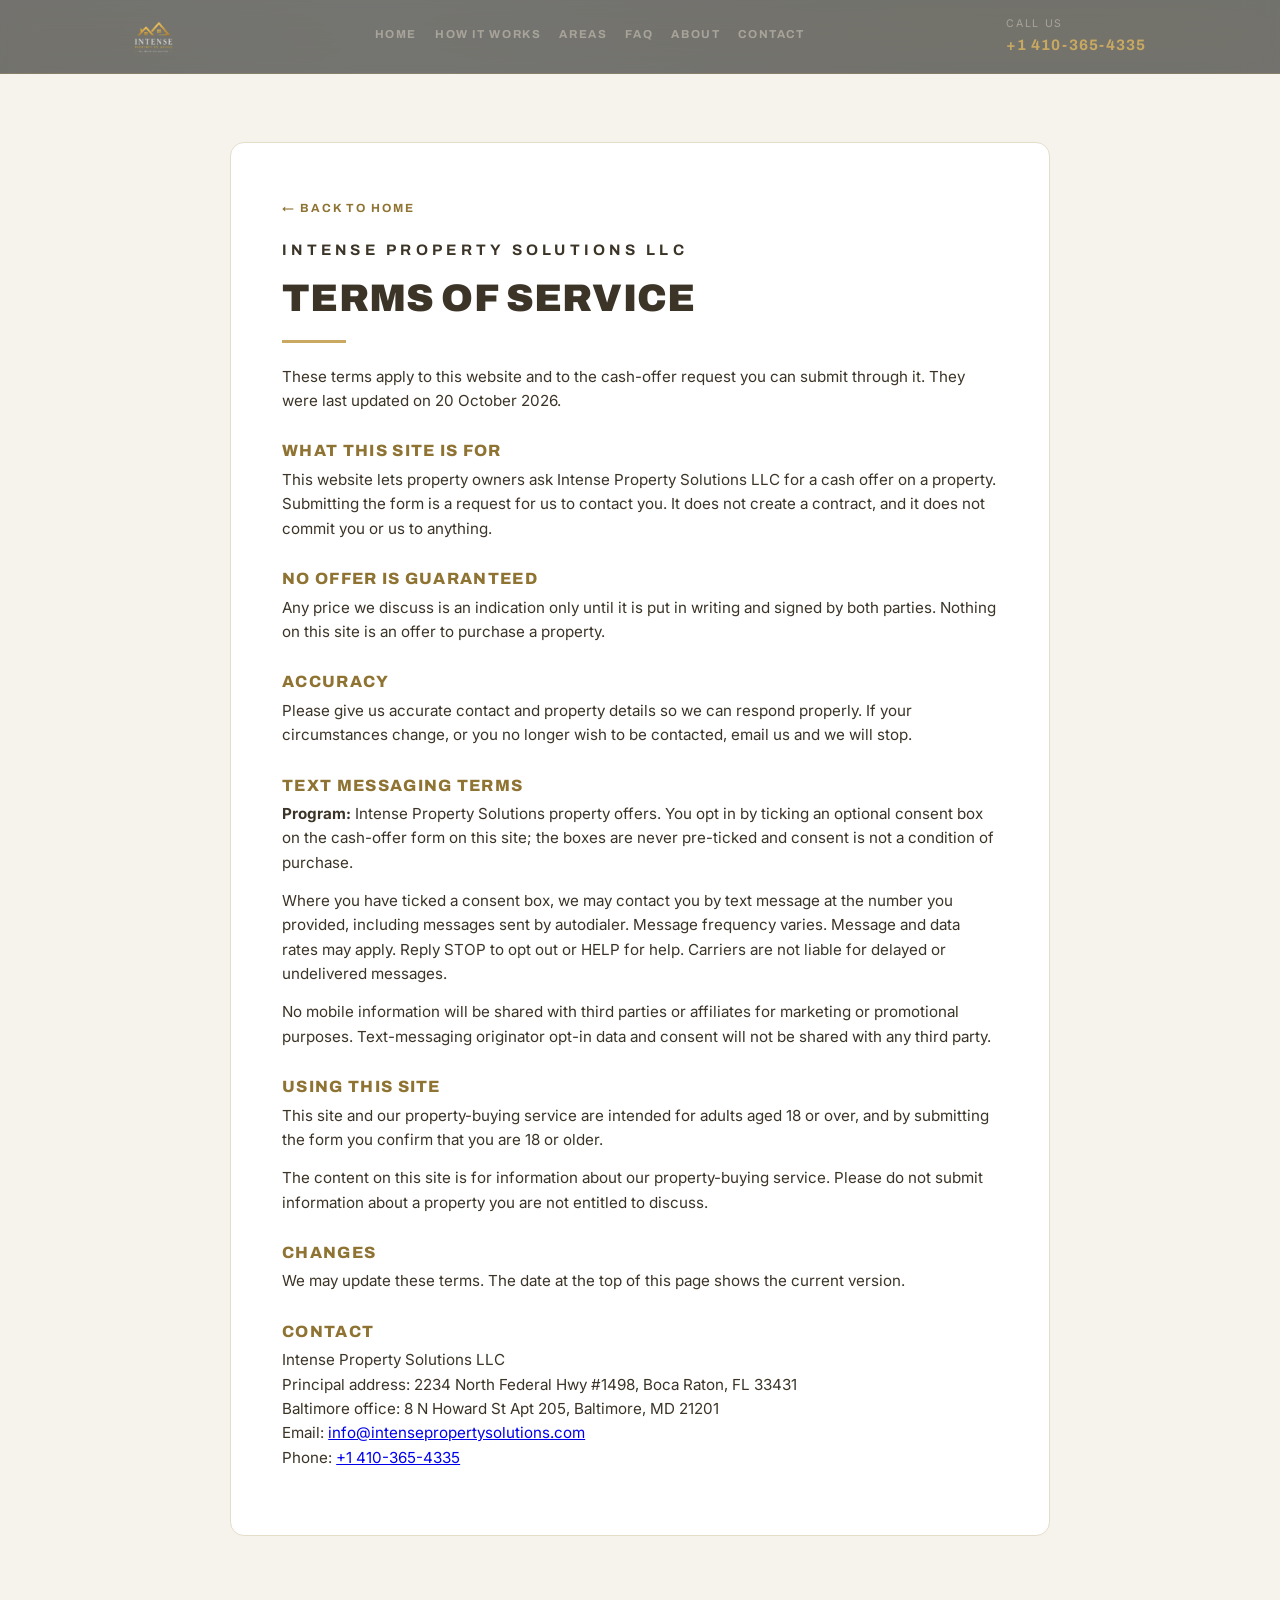
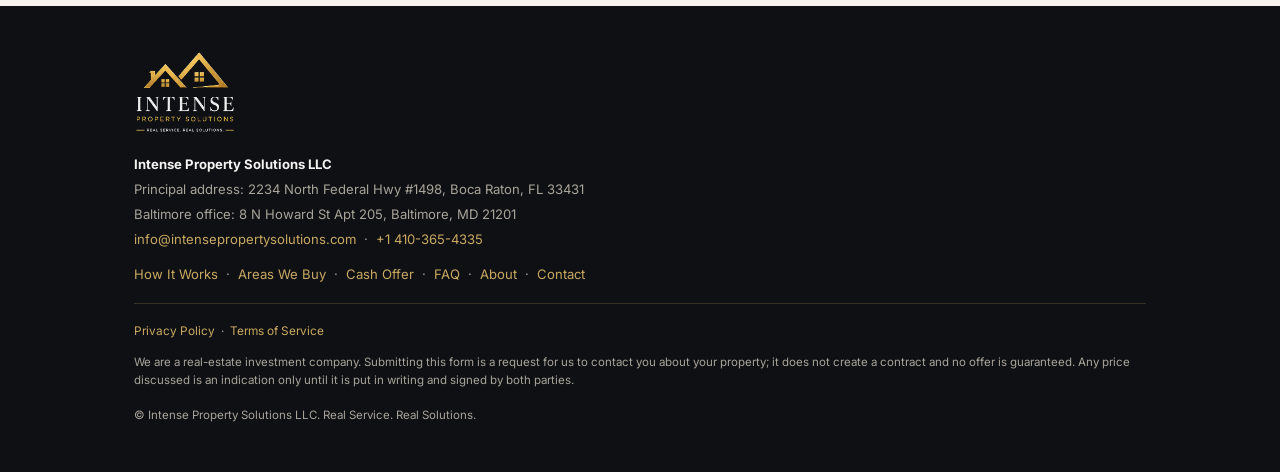
<file: terms.html>
<!doctype html>
<html lang="en">
<head>
<meta charset="utf-8">
<meta name="viewport" content="width=device-width, initial-scale=1">
<title>Terms of Service & SMS Terms â Intense Property Solutions LLC</title>
<meta name="description" content="The terms that apply to this website and to a cash-offer request, including the text-message program, opt-out instructions and how we handle mobile information.">
<link rel="canonical" href="https://www.intensepropertysolutions.com/terms.html">
<meta name="robots" content="index,follow">
<meta name="theme-color" content="#0E1013">
<meta property="og:type" content="website">
<meta property="og:site_name" content="Intense Property Solutions LLC">
<meta property="og:title" content="Terms of Service & SMS Terms â Intense Property Solutions LLC">
<meta property="og:description" content="The terms that apply to this website and to a cash-offer request, including the text-message program, opt-out instructions and how we handle mobile information.">
<meta property="og:url" content="https://www.intensepropertysolutions.com/terms.html">
<meta property="og:image" content="https://www.intensepropertysolutions.com/assets/og-image.png">
<meta property="og:image:width" content="1200">
<meta property="og:image:height" content="630">
<meta property="og:locale" content="en_US">
<meta name="twitter:card" content="summary_large_image">
<meta name="twitter:title" content="Terms of Service & SMS Terms â Intense Property Solutions LLC">
<meta name="twitter:description" content="The terms that apply to this website and to a cash-offer request, including the text-message program, opt-out instructions and how we handle mobile information.">
<meta name="twitter:image" content="https://www.intensepropertysolutions.com/assets/og-image.png">
<meta name="geo.region" content="US-MD">
<meta name="geo.placename" content="Baltimore">
<link rel="icon" type="image/png" href="assets/favicon.png">
<link rel="apple-touch-icon" href="assets/favicon.png">
<link rel="preconnect" href="https://fonts.googleapis.com">
<link rel="preconnect" href="https://fonts.gstatic.com" crossorigin>
<link href="https://fonts.googleapis.com/css2?family=Archivo:wght@600;700;800;900&family=Inter:wght@400;500;600;700&display=swap" rel="stylesheet">
<style>
/* ============================================================
   INTENSE PROPERTY SOLUTIONS â BRAND STYLESHEET  (locked)
   Single source of truth for every IPSolutions web page.
   Print counterpart: the Dispositions deal package (same cream/gold).
   Do not introduce new colours or fonts.
   ============================================================ */
:root{
  /* --- dark surfaces --- */
  --ink:#0E1013;          /* page ink / hero background */
  --ink-2:#171A1F;        /* elevated dark card */
  --navy:#0A1730;         /* deep navy, logo-sheet variant */
  /* --- gold --- */
  --gold:#C9A961;         /* primary gold */
  --gold-bright:#E3C173;  /* hover / emphasis */
  --gold-deep:#8F7333;    /* muted rules on cream */
  /* --- light surfaces --- */
  --cream:#F6F3EC;        /* light section background (matches print) */
  --paper:#FFFFFF;
  --line:#E4DDC9;         /* hairline on cream */
  /* --- text --- */
  --text:#3B3427;         /* body on cream */
  --muted:#8A7A55;        /* labels / small print */
  --on-dark:#F4F3F1;      /* body on ink */
  --on-dark-muted:#A9A49A;
  /* --- system --- */
  --maxw:1060px;
  --radius:14px;
  --font-display:'Archivo',system-ui,-apple-system,'Segoe UI',Roboto,Helvetica,Arial,sans-serif;
  --font-body:'Inter',system-ui,-apple-system,'Segoe UI',Roboto,Helvetica,Arial,sans-serif;
  --shadow:0 20px 45px rgba(14,16,19,.14);
}
*{box-sizing:border-box}
html{scroll-behavior:smooth}
body{margin:0;font-family:var(--font-body);color:var(--text);line-height:1.6;background:var(--cream);-webkit-font-smoothing:antialiased}
img{max-width:100%;height:auto;display:block}
.wrap{max-width:var(--maxw);margin:0 auto;padding:0 24px}
.center{text-align:center}

/* ---- type ---- */
h1,h2,h3{font-family:var(--font-display);text-transform:uppercase;letter-spacing:.005em;line-height:1.02;margin:0}
h1{font-weight:900;font-size:clamp(2.4rem,7vw,4.4rem)}
h2{font-weight:800;font-size:clamp(1.6rem,4vw,2.5rem)}
h3{font-weight:700;font-size:1.05rem;letter-spacing:.06em}
p{margin:0 0 14px}
.eyebrow{font-family:var(--font-display);font-weight:700;font-size:.72rem;letter-spacing:.28em;text-transform:uppercase;color:var(--gold);margin:0 0 16px}
.lead{font-size:clamp(1.02rem,2.2vw,1.2rem);max-width:44ch}
.on-dark{color:var(--on-dark)}
.on-dark p,.on-dark .lead{color:var(--on-dark-muted)}
.gold-rule{width:64px;height:3px;background:var(--gold);border:0;margin:22px 0}

/* ---- buttons ---- */
.btn{display:inline-block;font-family:var(--font-display);font-weight:800;text-transform:uppercase;letter-spacing:.09em;
     font-size:.98rem;padding:18px 34px;border-radius:10px;border:2px solid var(--gold);text-decoration:none;cursor:pointer;
     background:var(--gold);color:var(--ink);transition:background .15s,border-color .15s,transform .15s}
.btn:hover{background:var(--gold-bright);border-color:var(--gold-bright);transform:translateY(-1px)}
.btn.ghost{background:transparent;color:var(--gold)}
.btn.ghost:hover{background:rgba(201,169,97,.12)}
.btn.block{display:block;width:100%;text-align:center}

/* ---- header ---- */
.site-head{background:var(--ink);border-bottom:1px solid rgba(201,169,97,.22)}
.site-head .wrap{display:flex;align-items:center;justify-content:space-between;gap:20px;padding-top:16px;padding-bottom:16px}
.site-head img{height:32px;width:auto}
.head-phone{font-family:var(--font-display);font-weight:700;color:var(--gold);text-decoration:none;font-size:.95rem;letter-spacing:.06em;white-space:nowrap}
.head-phone span{display:block;font-family:var(--font-body);font-weight:400;font-size:.66rem;letter-spacing:.16em;text-transform:uppercase;color:var(--on-dark-muted)}

/* ---- hero ---- */
.hero{background:var(--ink);color:var(--on-dark);padding:clamp(56px,9vw,104px) 0 clamp(48px,7vw,84px);position:relative;overflow:hidden}
.hero::after{content:"";position:absolute;inset:0;background:radial-gradient(90% 70% at 78% 0%,rgba(201,169,97,.20),transparent 62%);pointer-events:none}
.hero .wrap{position:relative;z-index:1}
.hero h1 em{font-style:normal;color:var(--gold);display:block}
.hero .lead{margin:20px 0 30px}
.hero .actions{display:flex;flex-wrap:wrap;gap:14px;align-items:center;margin-bottom:34px}

/* ---- benefit strip ---- */
.strip{background:var(--ink-2);border-top:1px solid rgba(201,169,97,.18);border-bottom:1px solid rgba(201,169,97,.18)}
.strip .wrap{display:flex;flex-wrap:wrap;justify-content:center;gap:12px 34px;padding:16px 24px;
  font-family:var(--font-display);font-weight:700;font-size:.76rem;letter-spacing:.2em;text-transform:uppercase;color:var(--gold)}
.strip span::after{content:"â¢";margin-left:34px;color:var(--gold-deep)}
.strip span:last-child::after{content:""}

/* ---- generic section ---- */
.section{padding:clamp(48px,7vw,80px) 0}
.section.cream{background:var(--cream)}
.section.dark{background:var(--ink);color:var(--on-dark)}
.section.paper{background:var(--paper)}

/* ---- benefit cards ---- */
.grid-3{display:grid;grid-template-columns:repeat(auto-fit,minmax(230px,1fr));gap:20px;margin-top:34px}
.card{background:var(--paper);border:1px solid var(--line);border-radius:var(--radius);padding:26px}
.card .icon{width:46px;height:46px;border:2px solid var(--gold);border-radius:50%;display:flex;align-items:center;justify-content:center;margin-bottom:16px}
.card .icon svg{width:22px;height:22px;stroke:var(--gold);fill:none;stroke-width:2}
.card h3{color:var(--text);margin-bottom:8px}
.card p{margin:0;color:var(--muted);font-size:.95rem}
.section.dark .card{background:var(--ink-2);border-color:rgba(201,169,97,.24)}
.section.dark .card h3{color:var(--on-dark)}
.section.dark .card p{color:var(--on-dark-muted)}
.section.dark .card .num{font-family:var(--font-display);font-weight:900;font-size:1.5rem;color:var(--gold);display:block;margin-bottom:10px}

/* ---- form ---- */
.offer-card{background:var(--paper);border:1px solid var(--line);border-radius:var(--radius);box-shadow:var(--shadow);padding:clamp(22px,4vw,38px);margin-top:34px}
.row{display:flex;gap:14px;flex-wrap:wrap}
.field{flex:1 1 220px;display:flex;flex-direction:column;margin-bottom:16px}
label{font-size:.8rem;font-weight:600;letter-spacing:.02em;margin-bottom:6px;color:var(--text)}
input[type=text],input[type=email],input[type=tel],select{border:1px solid var(--line);background:var(--cream);border-radius:9px;padding:13px 13px;font-size:1rem;font-family:inherit;color:var(--text);width:100%}
input:focus,select:focus{outline:2px solid var(--gold);outline-offset:1px;border-color:var(--gold);background:var(--paper)}
.consent{display:flex;gap:11px;align-items:flex-start;font-size:.76rem;line-height:1.5;color:var(--muted);margin:14px 0;font-weight:400}
.consent input{margin-top:3px;flex:none;width:16px;height:16px;accent-color:var(--gold)}
.form-note{font-size:.74rem;color:var(--muted);margin-top:14px}

/* ---- footer ---- */
.site-foot{background:var(--ink);color:var(--on-dark-muted);padding:44px 0 34px;font-size:.82rem}
.site-foot img{height:84px;width:auto;margin-bottom:20px}
.site-foot a{color:var(--gold);text-decoration:none}
.site-foot a:hover{text-decoration:underline}
.site-foot .legal{margin-top:18px;padding-top:18px;border-top:1px solid rgba(201,169,97,.2);font-size:.74rem;line-height:1.6}
.advisory{font-size:.72rem;color:var(--muted);margin-top:16px}

/* ---- legal pages ---- */
.legal-page{background:var(--cream);padding:clamp(40px,6vw,68px) 0 70px}
.legal-page .doc{background:var(--paper);border:1px solid var(--line);border-radius:var(--radius);padding:clamp(24px,4vw,52px);max-width:820px;margin:0 auto}
.legal-page h1{font-size:clamp(1.7rem,4vw,2.4rem);margin-bottom:6px}
.legal-page h2{font-size:1.02rem;margin:30px 0 8px;letter-spacing:.08em;color:var(--gold-deep)}
.legal-page p,.legal-page li{font-size:.95rem;color:var(--text)}
.back{display:inline-block;margin-bottom:20px;font-family:var(--font-display);font-weight:700;font-size:.74rem;letter-spacing:.16em;text-transform:uppercase;color:var(--gold-deep);text-decoration:none}

@media(max-width:560px){
  .site-head img{height:26px;width:auto}
  .head-phone{font-size:.85rem}
  .strip .wrap{gap:8px 18px;font-size:.66rem}
  .strip span::after{margin-left:18px}
}

/* ---- offer form: hidden honeypot, inline validation, confirmation ---- */
.hp-field{position:absolute;left:-9999px;top:auto;width:1px;height:1px;overflow:hidden}
.field.invalid input,.field.invalid select{border-color:var(--gold-deep);box-shadow:inset 0 0 0 1px var(--gold-deep)}
.form-msg{font-family:var(--font-body);font-size:.86rem;line-height:1.45;color:var(--gold-deep);margin:10px 0 0}
.form-success{border:1px solid var(--line);background:var(--paper);border-radius:var(--radius);padding:32px 26px;text-align:center}
.form-success h3{color:var(--ink);margin:0 0 10px}
.form-success p{color:var(--text);margin:0 0 10px}
.form-success .form-note{color:var(--muted);margin:16px 0 0}

/* ---- site nav (full site) ---- */
.site-head .wrap{flex-wrap:wrap;row-gap:10px}
.nav{display:flex;flex-wrap:wrap;gap:18px;align-items:center;font-family:var(--font-display);font-weight:700;font-size:.72rem;letter-spacing:.14em;text-transform:uppercase}
.nav a{color:var(--on-dark-muted);text-decoration:none;border-bottom:2px solid transparent;padding-bottom:3px}
.nav a:hover{color:var(--gold)}
.nav a[aria-current="page"]{color:var(--gold);border-bottom-color:var(--gold)}
@media(max-width:820px){.nav{order:3;width:100%;gap:14px;font-size:.66rem}}
/* ---- inner page blocks ---- */
.page-hero{background:var(--ink);color:var(--on-dark);padding:clamp(44px,7vw,78px) 0 clamp(38px,5vw,58px);position:relative;overflow:hidden}
.page-hero::after{content:"";position:absolute;inset:0;background:radial-gradient(90% 70% at 78% 0%,rgba(201,169,97,.18),transparent 62%);pointer-events:none}
.page-hero .wrap{position:relative;z-index:1}
.page-hero h1{font-size:clamp(1.9rem,5vw,3.2rem)}
.page-hero .lead{margin:18px 0 0;color:var(--on-dark-muted)}
.crumbs{font-size:.72rem;letter-spacing:.12em;text-transform:uppercase;font-family:var(--font-display);font-weight:700;color:var(--on-dark-muted);margin:0 0 18px}
.crumbs a{color:var(--gold);text-decoration:none}
.prose{max-width:760px}
.prose h2{margin:34px 0 10px;font-size:clamp(1.2rem,2.6vw,1.5rem)}
.prose h3{margin:24px 0 8px;font-size:.95rem;letter-spacing:.08em;color:var(--gold-deep)}
.prose ul,.prose ol{margin:0 0 16px;padding-left:22px}
.prose li{margin-bottom:8px}
.prose a{color:var(--gold-deep)}
.faq{border-top:1px solid var(--line);margin-top:26px}
.faq details{border-bottom:1px solid var(--line);padding:16px 0}
.faq summary{font-family:var(--font-display);font-weight:700;font-size:.95rem;letter-spacing:.02em;cursor:pointer;color:var(--text)}
.faq summary::marker{color:var(--gold)}
.faq p{margin:12px 0 0;color:var(--muted);font-size:.95rem}
.area-block{margin-top:30px}
.area-block h2{font-size:1.15rem}
.chips{display:flex;flex-wrap:wrap;gap:8px;margin-top:12px}
.chip{background:var(--paper);border:1px solid var(--line);border-radius:999px;padding:6px 13px;font-size:.8rem;color:var(--text);font-family:var(--font-display);font-weight:700;letter-spacing:.06em}
.cta-band{background:var(--ink);color:var(--on-dark);padding:clamp(44px,6vw,70px) 0;text-align:center}
.cta-band h2{margin-bottom:12px}
.cta-band p{color:var(--on-dark-muted);max-width:52ch;margin:0 auto 24px}
.contact-grid{display:grid;grid-template-columns:repeat(auto-fit,minmax(240px,1fr));gap:20px;margin-top:26px}
.contact-grid .card h3{margin-bottom:6px}
.contact-grid .card p,.contact-grid .card a{font-size:.92rem;color:var(--text);margin:0}
.contact-grid .card a{color:var(--gold-deep)}

/* ============================================================
   MOTION + DEPTH LAYER â additive polish only.
   No copy, layout order, colour or font changes to the locked sheet.
   ============================================================ */
:root{--lift:0 26px 60px rgba(14,16,19,.18)}
html{scroll-behavior:smooth}
body{background:
  radial-gradient(1100px 520px at 82% -8%,rgba(201,169,97,.10),transparent 62%),
  radial-gradient(760px 420px at -5% 12%,rgba(201,169,97,.07),transparent 58%),
  var(--cream);
  background-attachment:fixed}

/* ---- frosted header that solidifies as you scroll ---- */
.site-head{position:sticky;top:0;z-index:60;background:rgba(14,16,19,.56);
  -webkit-backdrop-filter:blur(16px) saturate(150%);backdrop-filter:blur(16px) saturate(150%);
  transition:background .35s ease,box-shadow .35s ease,border-color .35s ease}
.site-head .wrap{transition:padding .35s ease}
.site-head img{transition:height .35s ease}
.site-head.is-stuck{background:rgba(14,16,19,.76);border-bottom-color:rgba(201,169,97,.36);
  box-shadow:0 18px 44px rgba(4,6,9,.45)}
.site-head.is-stuck .wrap{padding-top:9px;padding-bottom:9px}
.site-head.is-stuck img{height:26px}
.head-phone{transition:color .2s ease}
.head-phone:hover{color:var(--gold-bright)}

/* ---- hero: fine grid, drifting light ---- */
.hero{isolation:isolate;
  background-image:
    linear-gradient(rgba(201,169,97,.055) 1px,transparent 1px),
    linear-gradient(90deg,rgba(201,169,97,.055) 1px,transparent 1px);
  background-size:100% 68px,68px 100%;background-position:center top}
.hero::before{content:"";position:absolute;inset:-25% -12% auto -12%;height:80%;z-index:0;pointer-events:none;
  background:
    radial-gradient(38% 52% at 22% 34%,rgba(201,169,97,.26),transparent 70%),
    radial-gradient(30% 46% at 84% 12%,rgba(227,193,115,.20),transparent 72%);
  filter:blur(10px);animation:ipDrift 22s ease-in-out infinite alternate}
.page-hero{isolation:isolate;
  background-image:
    linear-gradient(rgba(201,169,97,.045) 1px,transparent 1px),
    linear-gradient(90deg,rgba(201,169,97,.045) 1px,transparent 1px);
  background-size:100% 64px,64px 100%;background-position:center top}
.page-hero::before{content:"";position:absolute;inset:-30% -10% auto -10%;height:135%;z-index:0;pointer-events:none;
  background:radial-gradient(34% 58% at 88% 20%,rgba(201,169,97,.22),transparent 70%);
  animation:ipDrift 26s ease-in-out infinite alternate}
@keyframes ipDrift{from{transform:translate3d(-1.5%,1%,0) scale(1)}to{transform:translate3d(2.5%,-2%,0) scale(1.07)}}

/* ---- the thing that was missing: depth on the empty right side ---- */
.hero-art{position:absolute;right:6%;top:50%;width:clamp(210px,23vw,320px);aspect-ratio:1;
  transform:translateY(-50%);display:grid;place-items:center;z-index:0;pointer-events:none;color:var(--gold)}
.hero .wrap,.page-hero .wrap{padding-right:min(34%,360px)}
.art-glow{position:absolute;inset:6%;border-radius:50%;
  background:radial-gradient(circle at 38% 32%,rgba(201,169,97,.32),rgba(201,169,97,.02) 68%);filter:blur(16px)}
.art-ring{position:absolute;border-radius:50%;border:1px solid rgba(201,169,97,.34)}
.art-ring.r1{inset:0;border-style:dashed;opacity:.5;animation:ipSpin 64s linear infinite}
.art-ring.r2{inset:11%;border-color:rgba(201,169,97,.22);animation:ipSpin 46s linear infinite reverse}
.art-ring.r3{inset:25%;border-color:rgba(201,169,97,.15)}
.art-plate{position:absolute;inset:20%;border-radius:24px;
  background:linear-gradient(145deg,rgba(255,255,255,.10),rgba(255,255,255,.02));
  border:1px solid rgba(201,169,97,.30);
  box-shadow:0 30px 60px rgba(0,0,0,.38),inset 0 1px 0 rgba(255,255,255,.18);
  transform:rotate(-8deg) rotateX(16deg) rotateY(-12deg)}
.art-mark{position:relative;width:44%;color:var(--gold-bright);
  filter:drop-shadow(0 10px 24px rgba(201,169,97,.38));animation:ipFloat 9s ease-in-out infinite}
.art-mark svg{width:100%;height:auto;display:block}
@keyframes ipSpin{to{transform:rotate(360deg)}}
@keyframes ipFloat{0%,100%{transform:translateY(-4px)}50%{transform:translateY(6px)}}

/* ---- cards: softer depth, lift, gold spotlight, gentle 3D ---- */
.card,.offer-card{position:relative;transform-style:preserve-3d;will-change:transform;
  transition:transform .35s cubic-bezier(.2,.7,.2,1),box-shadow .35s ease,border-color .35s ease}
.card{box-shadow:0 10px 26px rgba(14,16,19,.06)}
.card:hover,.offer-card:hover{box-shadow:var(--lift);border-color:rgba(201,169,97,.45)}
.card::after,.offer-card::after{content:"";position:absolute;inset:0;border-radius:inherit;pointer-events:none;
  background:radial-gradient(240px 180px at var(--mx,50%) var(--my,0%),rgba(201,169,97,.16),transparent 70%);
  opacity:0;transition:opacity .3s ease}
.card:hover::after,.offer-card:hover::after{opacity:1}

/* ---- buttons: gold sheen sweep ---- */
.btn{position:relative;overflow:hidden;box-shadow:0 12px 26px rgba(201,169,97,.18)}
.btn::after{content:"";position:absolute;top:0;left:-60%;width:40%;height:100%;pointer-events:none;
  background:linear-gradient(100deg,transparent,rgba(255,255,255,.45),transparent);
  transform:skewX(-18deg);transition:left .55s ease}
.btn:hover::after{left:120%}

/* ---- strip gleam ---- */
.strip{background:linear-gradient(90deg,var(--ink-2),#1e2229,var(--ink-2))}

/* ---- scroll reveal ---- */
.reveal{opacity:0;transform:translateY(14px);transition:opacity .55s cubic-bezier(.2,.7,.2,1),transform .55s cubic-bezier(.2,.7,.2,1)}
.reveal.in{opacity:1;transform:none}

@media (max-width:980px){
  .hero-art{display:none}
  .hero .wrap,.page-hero .wrap{padding-right:24px}
}
@media (prefers-reduced-motion:reduce){
  html{scroll-behavior:auto}
  .hero::before,.page-hero::before,.art-ring,.art-mark{animation:none!important}
  .reveal{opacity:1!important;transform:none!important}
}

/* legal pages have no hero artwork: keep the heading area at its original width */
.page-hero .wrap{padding-right:24px}

</style>
<script type="application/ld+json">{"@context":"https://schema.org","@type":"BreadcrumbList","itemListElement":[{"@type":"ListItem","position":1,"name":"Home","item":"https://www.intensepropertysolutions.com/"},{"@type":"ListItem","position":2,"name":"Terms of Service","item":"https://www.intensepropertysolutions.com/terms.html"}]}</script>
</head>
<body>
<header class="site-head">
  <div class="wrap">
    <a href="index.html" aria-label="Intense Property Solutions home"><img src="assets/logo-on-dark.png" alt="Intense Property Solutions" width="362" height="297"></a>
    <nav class="nav" aria-label="Main"><a href="index.html">Home</a><a href="how-it-works.html">How It Works</a><a href="areas.html">Areas</a><a href="faq.html">FAQ</a><a href="about.html">About</a><a href="contact.html">Contact</a></nav>
    <a class="head-phone" href="tel:+14103654335"><span>Call us</span>+1 410-365-4335</a>
  </div>
</header>
<section class="legal-page">
  <div class="wrap">
    <div class="doc">
      <a class="back" href="index.html">&larr; Back to home</a>
      <p class="eyebrow">Intense Property Solutions LLC</p>
      <h1>Terms of Service</h1>
      <hr class="gold-rule">
<p>These terms apply to this website and to the cash-offer request you can submit through it. They were last updated on 20 October 2026.</p>
      <h2>What this site is for</h2>
      <p>This website lets property owners ask Intense Property Solutions LLC for a cash offer on a property. Submitting the form is a request for us to contact you. It does not create a contract, and it does not commit you or us to anything.</p>
      <h2>No offer is guaranteed</h2>
      <p>Any price we discuss is an indication only until it is put in writing and signed by both parties. Nothing on this site is an offer to purchase a property.</p>
      <h2>Accuracy</h2>
      <p>Please give us accurate contact and property details so we can respond properly. If your circumstances change, or you no longer wish to be contacted, email us and we will stop.</p>
      <h2>Text messaging terms</h2>
      <p><strong>Program:</strong> Intense Property Solutions property offers. You opt in by ticking an optional consent box on the cash-offer form on this site; the boxes are never pre-ticked and consent is not a condition of purchase.</p>
      <p>Where you have ticked a consent box, we may contact you by text message at the number you provided, including messages sent by autodialer. Message frequency varies. Message and data rates may apply. Reply STOP to opt out or HELP for help. Carriers are not liable for delayed or undelivered messages.</p>
      <p>No mobile information will be shared with third parties or affiliates for marketing or promotional purposes. Text-messaging originator opt-in data and consent will not be shared with any third party.</p>
      <h2>Using this site</h2>
      <p>This site and our property-buying service are intended for adults aged 18 or over, and by submitting the form you confirm that you are 18 or older.</p>
      <p>The content on this site is for information about our property-buying service. Please do not submit information about a property you are not entitled to discuss.</p>
      <h2>Changes</h2>
      <p>We may update these terms. The date at the top of this page shows the current version.</p>
      <h2>Contact</h2>
      <p>Intense Property Solutions LLC<br>Principal address: 2234 North Federal Hwy #1498, Boca Raton, FL 33431<br>Baltimore office: 8 N Howard St Apt 205, Baltimore, MD 21201<br>Email: <a href="mailto:info@intensepropertysolutions.com">info@intensepropertysolutions.com</a><br>Phone: <a href="sms:+14103654335?&body=Hi%2C%20I%20would%20like%20a%20cash%20offer%20for%20my%20property.%20The%20address%20is%3A%20">+1 410-365-4335</a></p>
    </div>
  </div>
</section>
<footer class="site-foot">
  <div class="wrap">
    <img src="assets/logo-on-dark.png" alt="Intense Property Solutions" width="362" height="297">
    <p style="margin:0 0 4px"><strong style="color:#F4F3F1">Intense Property Solutions LLC</strong></p>
    <p style="margin:0 0 4px">Principal address: 2234 North Federal Hwy #1498, Boca Raton, FL 33431</p>
    <p style="margin:0 0 4px">Baltimore office: 8 N Howard St Apt 205, Baltimore, MD 21201</p>
    <p style="margin:0 0 4px"><a href="mailto:info@intensepropertysolutions.com">info@intensepropertysolutions.com</a> &nbsp;&middot;&nbsp; <a href="sms:+14103654335?&body=Hi%2C%20I%20would%20like%20a%20cash%20offer%20for%20my%20property.%20The%20address%20is%3A%20">+1 410-365-4335</a></p>
    <p style="margin:14px 0 0"><a href="how-it-works.html">How It Works</a> &nbsp;&middot;&nbsp; <a href="areas.html">Areas We Buy</a> &nbsp;&middot;&nbsp; <a href="cash-offer.html">Cash Offer</a> &nbsp;&middot;&nbsp; <a href="faq.html">FAQ</a> &nbsp;&middot;&nbsp; <a href="about.html">About</a> &nbsp;&middot;&nbsp; <a href="contact.html">Contact</a></p>
    <div class="legal">
      <a href="privacy.html">Privacy Policy</a> &nbsp;&middot;&nbsp; <a href="terms.html">Terms of Service</a>
      <p class="advisory" style="color:#A9A49A;margin-top:12px">We are a real-estate investment company. Submitting this form is a request for us to contact you about your property; it does not create a contract and no offer is guaranteed. Any price discussed is an indication only until it is put in writing and signed by both parties.</p>
      <p class="advisory" style="color:#A9A49A">&copy; Intense Property Solutions LLC. Real Service. Real Solutions.</p>
    </div>
  </div>
</footer>
<script>
(function(){
  var reduce = window.matchMedia('(prefers-reduced-motion: reduce)').matches;
  var head = document.querySelector('.site-head');
  function stuck(){ if(head) head.classList.toggle('is-stuck', window.scrollY > 8); }
  stuck(); window.addEventListener('scroll', stuck, {passive:true});
  if (reduce) return;
  var io = 'IntersectionObserver' in window ? new IntersectionObserver(function(entries){
    entries.forEach(function(e){ if(e.isIntersecting){ e.target.classList.add('in'); setTimeout(function(){ e.target.style.transitionDelay=''; }, 1000); io.unobserve(e.target); } });
  }, {rootMargin:'220px 0px 220px 0px', threshold:0}) : null;
  if (io) {
    var picks = document.querySelectorAll('.section .wrap > *, .strip .wrap > *, .contact-grid > *, .hero .actions, .hero .lead');
    [].forEach.call(picks, function(el, i){
      el.classList.add('reveal');
      el.style.transitionDelay = (Math.min(i, 6) % 4) * 70 + 'ms';
      io.observe(el);
    });
  }
  [].forEach.call(document.querySelectorAll('.card, .offer-card'), function(card){
    card.addEventListener('pointermove', function(ev){
      if (ev.pointerType === 'touch') return;
      var r = card.getBoundingClientRect();
      var px = (ev.clientX - r.left) / r.width, py = (ev.clientY - r.top) / r.height;
      card.style.setProperty('--mx', (px * 100).toFixed(1) + '%');
      card.style.setProperty('--my', (py * 100).toFixed(1) + '%');
      card.style.transform = 'perspective(900px) rotateX(' + ((0.5 - py) * 3.5).toFixed(2) + 'deg) rotateY(' + ((px - 0.5) * 4.5).toFixed(2) + 'deg) translateY(-4px)';
    });
    card.addEventListener('pointerleave', function(){ card.style.transform = ''; });
  });
})();
</script>
</body>
</html>
</file>
<file: assets/upgrade.css>
/* ===== IPS conversion layer (additive, scoped) ===== */
.ips-up{--ips-ink:#0E1013;--ips-gold:#C9A961;--ips-cream:#F6F3EC}
.ips-up *{box-sizing:border-box}
.ips-up .ips-eyebrow{font-size:.72rem;letter-spacing:.16em;text-transform:uppercase;color:var(--ips-gold);margin:0 0 12px;font-weight:600}
.ips-up h2.ips-h{font-size:clamp(1.6rem,3.2vw,2.35rem);line-height:1.15;margin:0 0 10px;letter-spacing:-.02em}
.ips-up p.ips-sub{margin:0 0 30px;max-width:56ch;color:#4a4a4a;font-size:1.02rem}

/* address bar */
.ips-bar{background:#F6F3EC;border-bottom:1px solid #e8e2d3;padding:26px 0}
.ips-bar .ips-bar-in{display:flex;gap:10px;flex-wrap:wrap;align-items:center;max-width:640px;margin:0 auto}
.ips-bar label{flex:1 1 100%;font-size:.88rem;font-weight:600;color:#3d3a33;margin:0 0 2px}
.ips-bar input{flex:1 1 260px;min-width:0;font:inherit;font-size:1rem;padding:14px 15px;border:1px solid #d9d3c4;border-radius:11px;background:#fff;color:#0E1013}
.ips-bar input:focus{outline:2px solid rgba(201,169,97,.55);outline-offset:1px;border-color:#C9A961}
.ips-bar button{flex:0 0 auto;background:#0E1013;color:#fff;border:0;border-radius:11px;font:inherit;font-weight:700;padding:15px 24px;cursor:pointer}
.ips-bar button:hover{background:#22262c}
.ips-bar p{flex:1 1 100%;margin:0;font-size:.8rem;color:#6a6559}

/* situation cards */
.ips-sits{display:grid;gap:16px;grid-template-columns:repeat(auto-fit,minmax(210px,1fr));margin:0}
.ips-sit{display:block;text-decoration:none;background:#fff;border:1px solid #e6e1d5;border-radius:16px;padding:22px 20px;color:var(--ips-ink);transition:transform .16s ease,box-shadow .16s ease,border-color .16s ease}
.ips-sit:hover{transform:translateY(-3px);border-color:var(--ips-gold);box-shadow:0 12px 26px rgba(14,16,19,.09)}
.ips-sit b{display:block;font-size:1.02rem;margin:0 0 6px}
.ips-sit span{font-size:.9rem;color:#5b5b5b;line-height:1.45}
.ips-sit i{display:block;margin-top:12px;font-style:normal;font-size:.82rem;font-weight:600;color:#8a6f2c}

/* offer math */
.ips-math{display:grid;gap:18px;grid-template-columns:repeat(auto-fit,minmax(240px,1fr));margin-top:8px}
.ips-math div{background:#fff;border-left:3px solid var(--ips-gold);border-radius:0 12px 12px 0;padding:18px 20px}
.ips-math h3{margin:0 0 6px;font-size:1rem}
.ips-math p{margin:0;font-size:.92rem;color:#555;line-height:1.5}

/* cash offer page */
.ips-page{padding:56px 0 72px}
.ips-card{background:#fff;border:1px solid #e6e1d5;border-radius:18px;padding:clamp(22px,4vw,40px);max-width:760px;margin:0 auto}
.ips-card h1{font-size:clamp(1.7rem,3.4vw,2.4rem);line-height:1.12;margin:0 0 8px;letter-spacing:-.02em}
.ips-card .ips-lede{margin:0 0 26px;color:#4a4a4a}
.ips-step{display:none}
.ips-step.on{display:block}
.ips-stepnum{font-size:.74rem;letter-spacing:.14em;text-transform:uppercase;color:#8a7a52;font-weight:700;margin:0 0 14px}
.ips-q{margin:0 0 26px}
.ips-q legend{font-weight:600;font-size:1rem;margin:0 0 12px;padding:0}
.ips-q{border:0;padding:0}
.ips-opts{display:grid;gap:9px}
.ips-opt{display:flex;gap:11px;align-items:flex-start;border:1px solid #e6e1d5;border-radius:11px;padding:12px 14px;cursor:pointer;font-size:.95rem;line-height:1.35}
.ips-opt:hover{border-color:#cbbf9e;background:#fbf9f3}
.ips-opt input{margin:3px 0 0;accent-color:#8a6f2c;flex:0 0 auto}
.ips-opt input:checked + span{font-weight:600}
.ips-field{margin:0 0 16px}
.ips-field label{display:block;font-size:.88rem;font-weight:600;margin:0 0 6px}
.ips-field input{width:100%;font:inherit;font-size:1rem;padding:12px 13px;border:1px solid #d9d3c4;border-radius:10px;background:#fff}
.ips-field input:focus{outline:2px solid rgba(201,169,97,.55);outline-offset:1px;border-color:var(--ips-gold)}
.ips-row{display:grid;gap:14px;grid-template-columns:1fr 1fr}
.ips-row3{display:grid;gap:14px;grid-template-columns:2fr 1fr 1fr}
.ips-btn{display:inline-block;background:var(--ips-ink);color:#fff;border:0;border-radius:11px;font:inherit;font-weight:700;font-size:1rem;padding:15px 26px;cursor:pointer}
.ips-btn:hover{background:#22262c}
.ips-btn.ips-ghost{background:transparent;color:var(--ips-ink);border:1px solid #cfc7b4}
.ips-btn.ips-gold{background:var(--ips-gold);color:#1b1508}
.ips-actions-nav{display:flex;gap:12px;align-items:center;flex-wrap:wrap;margin-top:8px}
.ips-back{background:none;border:0;color:#6b6350;font:inherit;font-size:.9rem;text-decoration:underline;cursor:pointer;padding:6px 0}
.ips-consent{display:flex;gap:10px;font-size:.78rem;line-height:1.45;color:#4d4d4d;margin:0 0 12px}
.ips-consent input{margin:3px 0 0;flex:0 0 auto}
.ips-note{font-size:.78rem;color:#6a6a6a;margin:14px 0 0;line-height:1.5}
.ips-err{color:#a3242a;font-size:.86rem;margin:10px 0 0;font-weight:600}
.ips-result{border-radius:14px;padding:22px 24px;margin:0 0 26px;background:#f7f3e6;border:1px solid #e2d6b4}
.ips-result h2{margin:0 0 8px;font-size:1.2rem;letter-spacing:-.01em}
.ips-result p{margin:0 0 10px;font-size:.96rem;line-height:1.5;color:#40392a}
.ips-result ul{margin:0 0 4px;padding-left:20px;font-size:.94rem;line-height:1.55;color:#40392a}
.ips-result.ips-no{background:#f2f1ee;border-color:#dcd9d1}
.ips-done{text-align:left}
.ips-done h2{margin:0 0 10px}
.ips-hp{position:absolute;left:-9999px;height:0;overflow:hidden}
@media (max-width:620px){.ips-row,.ips-row3{grid-template-columns:1fr}.ips-page{padding:34px 0 52px}}
</file>
